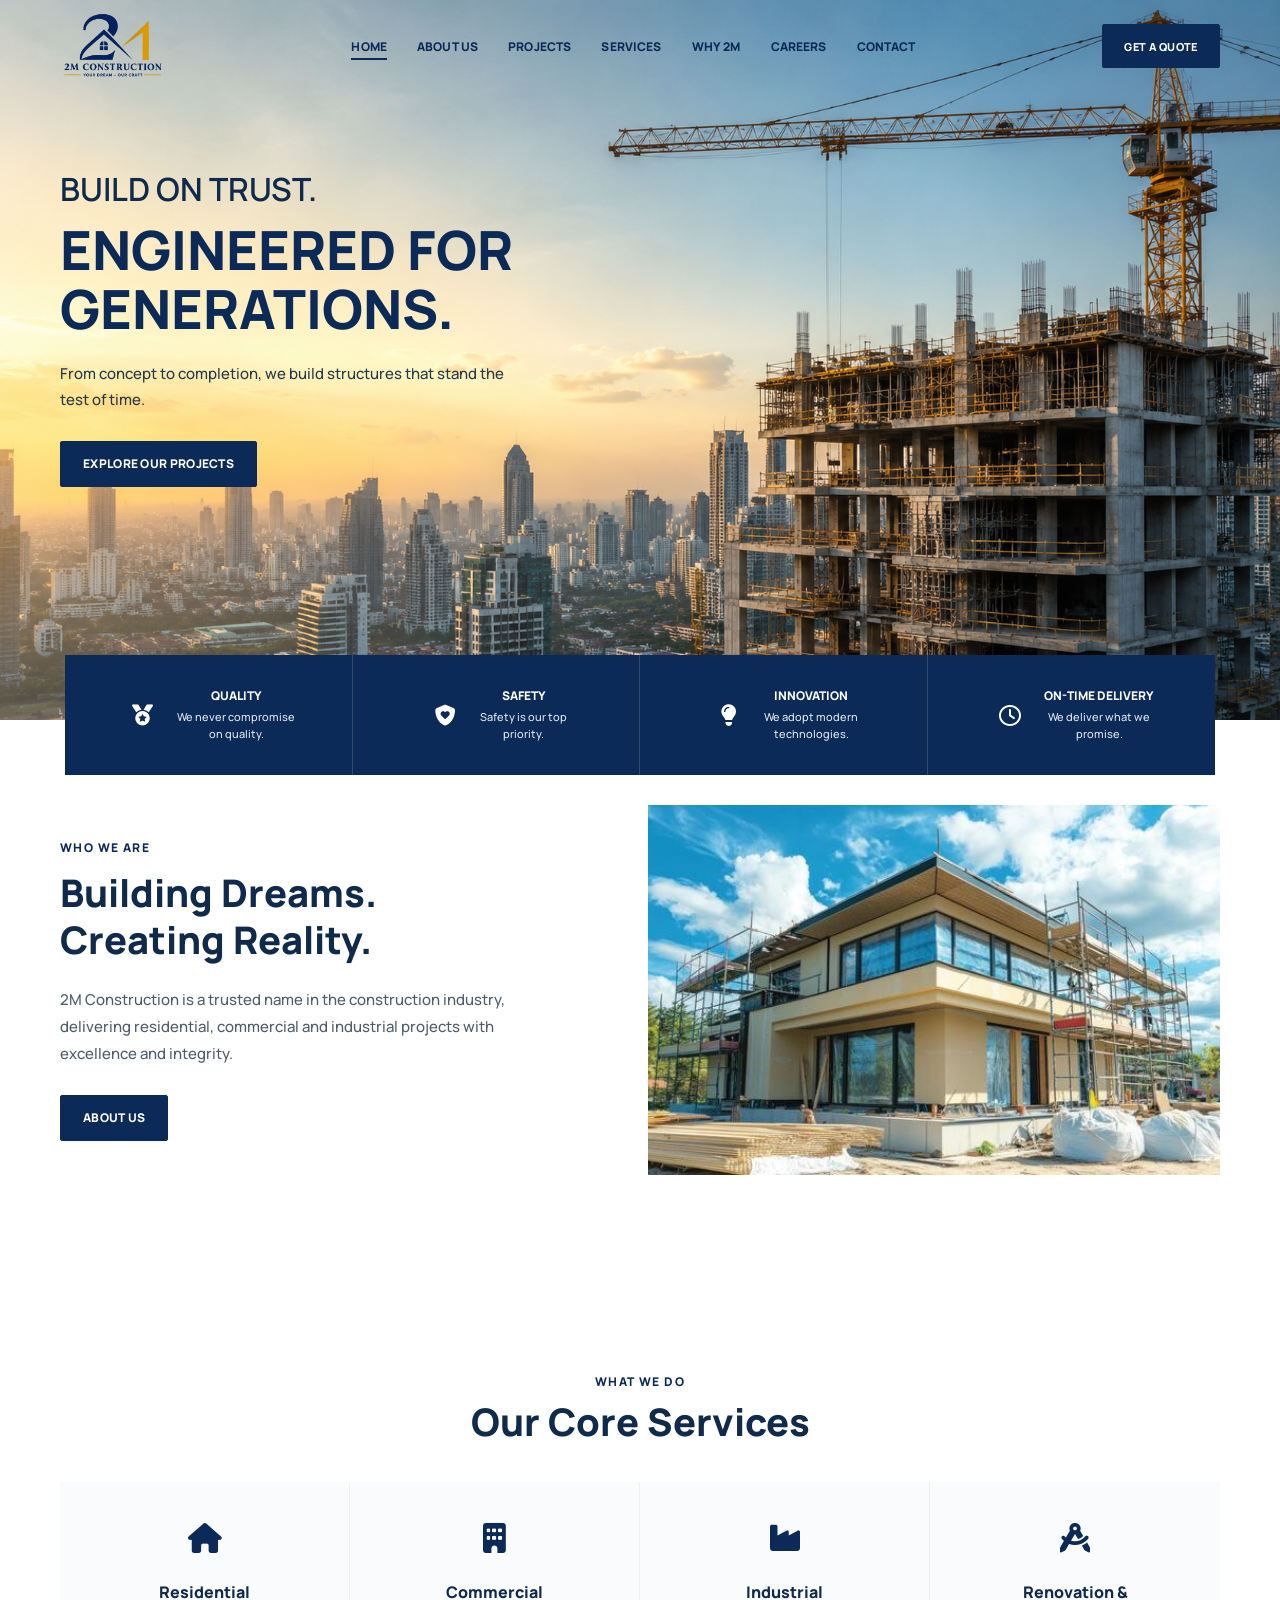
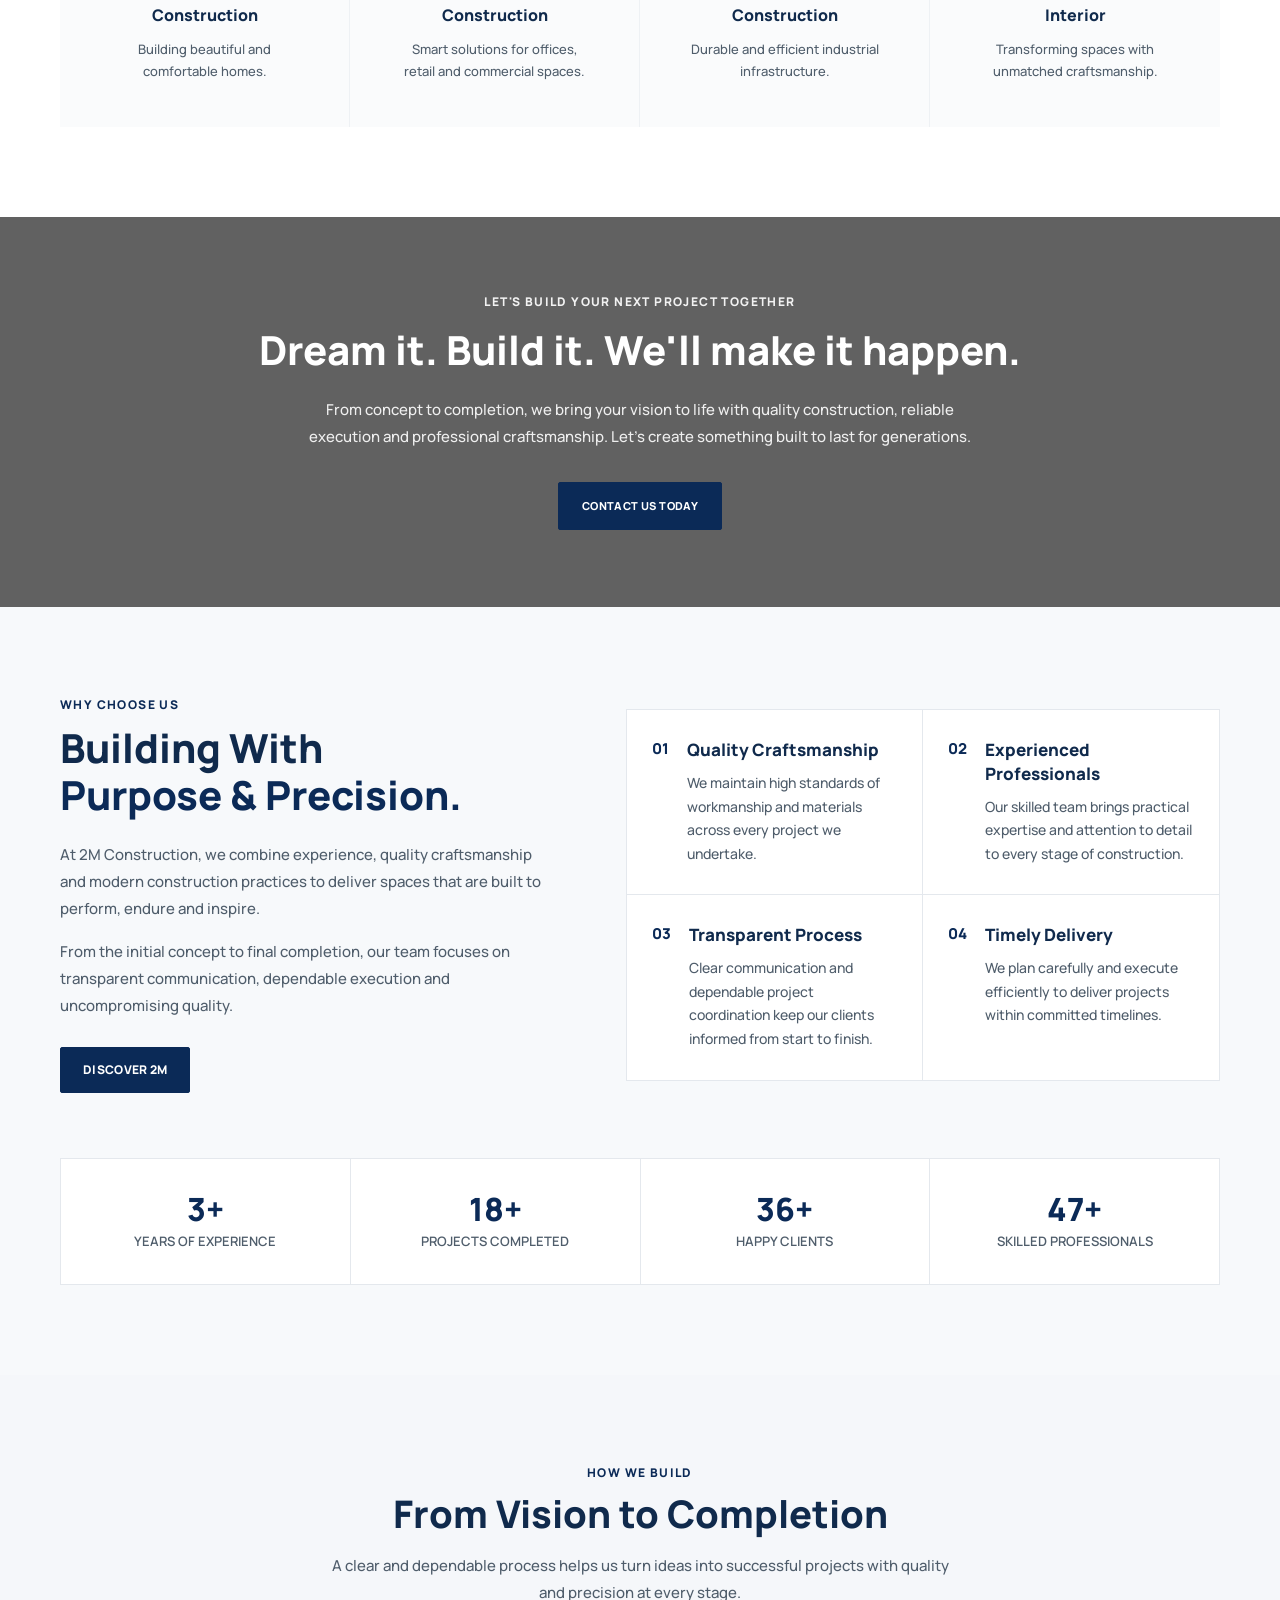
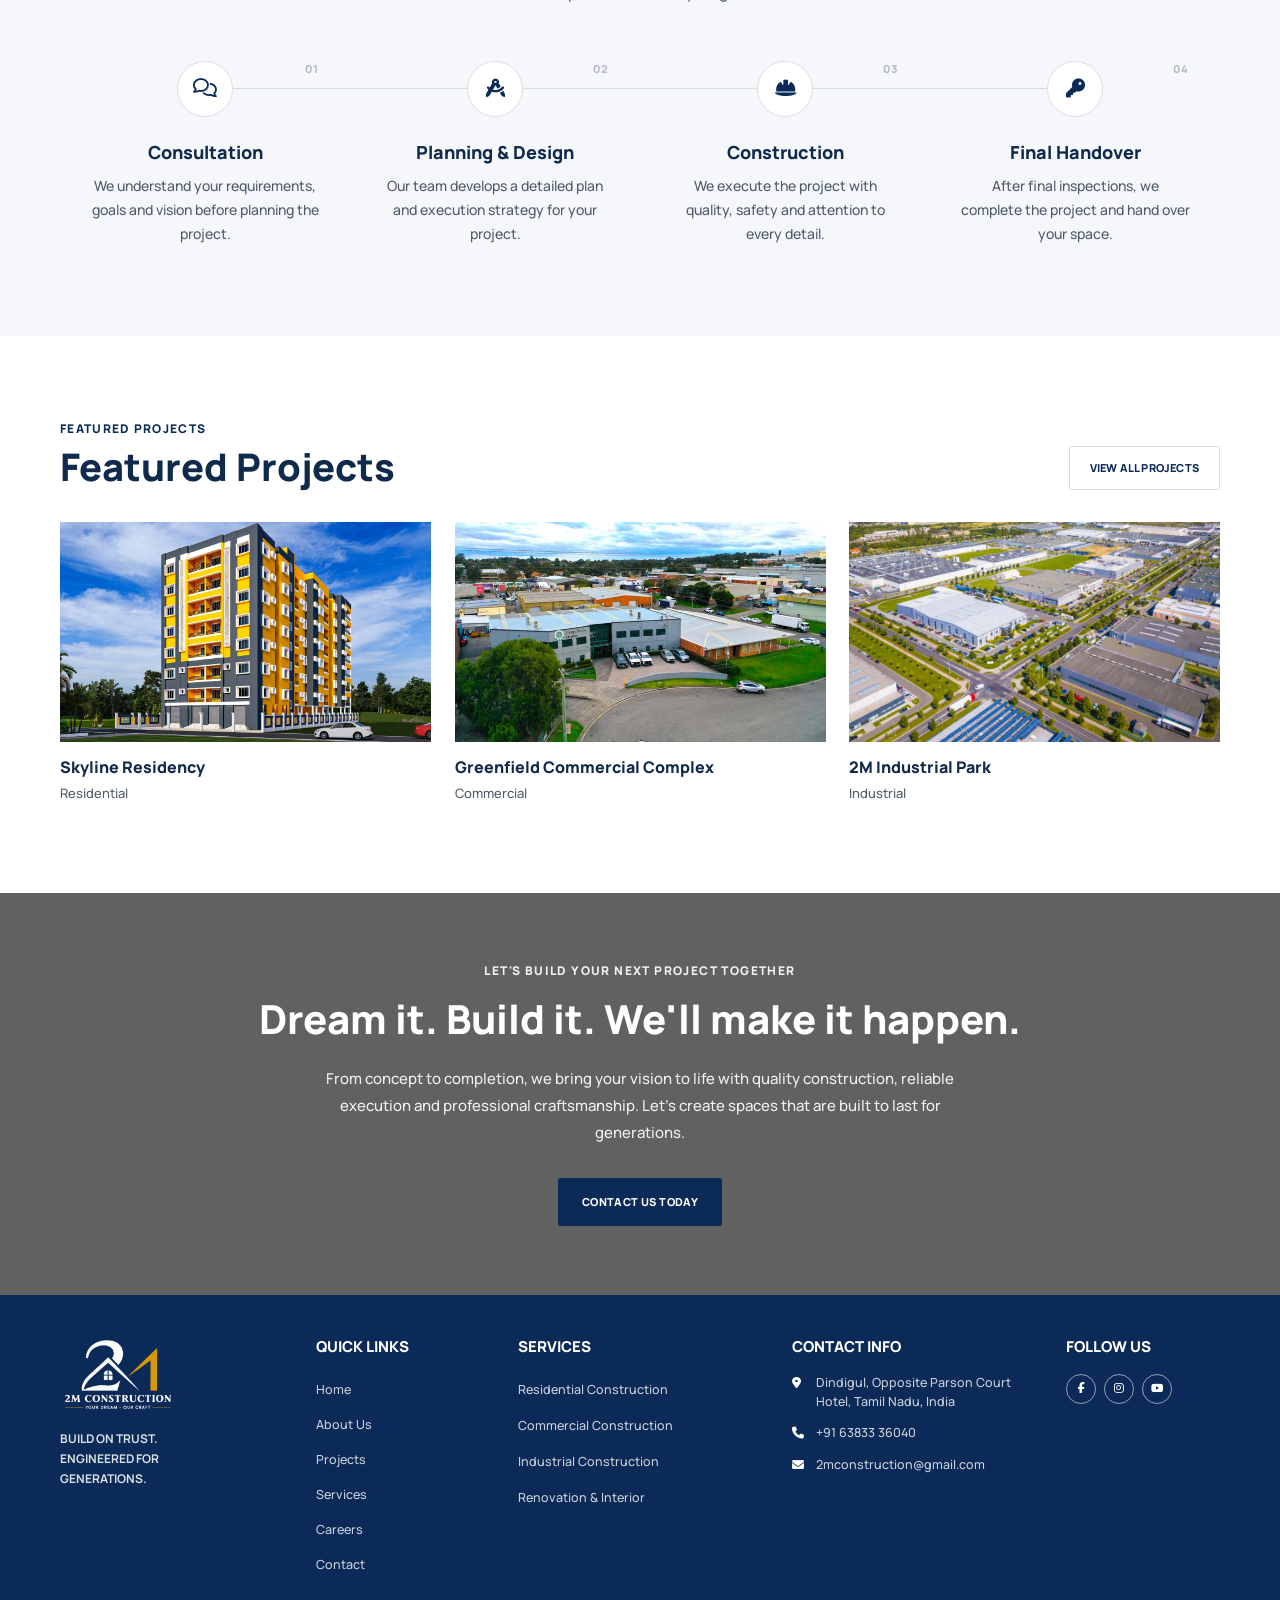
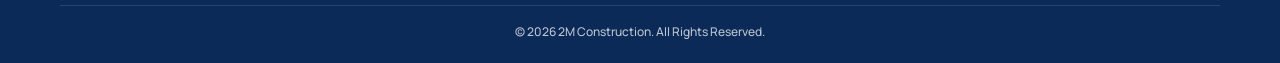
<file: index.html>
<!DOCTYPE html>
<html lang="en">

<head>
    <meta charset="UTF-8">

    <meta name="viewport" content="width=device-width, initial-scale=1.0">

    <meta name="description" content="2M Construction - Building strong foundations for a better future.">

    <meta name="keywords"
        content="construction, residential construction, commercial construction, industrial construction">

    <meta name="author" content="2M Construction">

    <title>2M Construction</title>

    <!-- Google Font -->
    <link rel="preconnect" href="https://fonts.googleapis.com">
    <link rel="preconnect" href="https://fonts.gstatic.com" crossorigin>

    <link href="https://fonts.googleapis.com/css2?family=Manrope:wght@400;500;600;700;800&display=swap"
        rel="stylesheet">

    <link rel="icon" type="image/png" href="images/logo.png">

    <!-- Font Awesome -->
    <link rel="stylesheet" href="https://cdnjs.cloudflare.com/ajax/libs/font-awesome/6.7.2/css/all.min.css">

    <!-- Main CSS -->
    <link rel="stylesheet" href="css/style.css">

</head>

<body>

    <!-- =========================================================
     HOME HEADER
========================================================= -->

    <header class="site-header home-header" id="siteHeader">

        <div class="container header-container">

            <!-- Logo -->
            <a href="index.html" class="site-logo" aria-label="2M Construction Home">
                <img src="images/logo.png" alt="2M Construction Logo">
            </a>

            <!-- Desktop Navigation -->
            <nav class="main-navigation" aria-label="Main Navigation">

                <ul class="nav-menu">

                    <li>
                        <a href="index.html" class="active">Home</a>
                    </li>

                    <li>
                        <a href="about.html">About Us</a>
                    </li>

                    <li>
                        <a href="projects.html">Projects</a>
                    </li>

                    <li>
                        <a href="services.html">Services</a>
                    </li>

                    <li>
                        <a href="why-us.html">Why 2M</a>
                    </li>

                    <li>
                        <a href="careers.html">Careers</a>
                    </li>

                    <li>
                        <a href="contact.html">Contact</a>
                    </li>

                </ul>

            </nav>


            <!-- Header Actions -->
            <div class="header-actions">
                <a href="get-quote.html" class="header-quote-btn">
                    Get a Quote
                </a>

                <!-- Mobile Toggle -->
                <button class="menu-toggle" id="menuToggle" type="button" aria-label="Open navigation"
                    aria-expanded="false">
                    <span></span>
                    <span></span>
                    <span></span>
                </button>
            </div>

        </div>

    </header>

    <!-- =========================================================
     HOME HERO
========================================================= -->

    <section class="home-hero">

        <!-- Background Image -->
        <div class="hero-background">
            <img src="images/hero-construction.jpg" alt="Modern construction project" class="hero-bg-image">
        </div>

        <!-- Dark overlay -->
        <div class="hero-overlay"></div>


        <div class="container hero-container">

            <!-- Hero Content -->
            <div class="hero-content">

                <span class="hero-eyebrow">
                    Build on Trust.
                </span>

                <h1>
                    Engineered for<br>
                    Generations.
                </h1>

                <p>
                    From concept to completion, we build
                    structures that stand the test of time.
                </p>

                <a href="projects.html" class="btn btn-primary hero-btn">
                    Explore Our Projects
                </a>

            </div>

        </div>


        <!-- =====================================================
         TRUST FEATURES
    ====================================================== -->

        <div class="hero-features">

            <div class="container hero-features-container">

                <!-- Feature 1 -->
                <div class="hero-feature">

                    <div class="hero-feature-icon">
                        <i class="fa-solid fa-medal"></i>
                    </div>

                    <div class="hero-feature-content">

                        <h4>Quality</h4>

                        <p>
                            We never compromise<br>
                            on quality.
                        </p>

                    </div>

                </div>


                <!-- Feature 2 -->
                <div class="hero-feature">

                    <div class="hero-feature-icon">
                        <i class="fa-solid fa-shield-heart"></i>
                    </div>

                    <div class="hero-feature-content">

                        <h4>Safety</h4>

                        <p>
                            Safety is our top<br>
                            priority.
                        </p>

                    </div>

                </div>


                <!-- Feature 3 -->
                <div class="hero-feature">

                    <div class="hero-feature-icon">
                        <i class="fa-solid fa-lightbulb"></i>
                    </div>

                    <div class="hero-feature-content">

                        <h4>Innovation</h4>

                        <p>
                            We adopt modern<br>
                            technologies.
                        </p>

                    </div>

                </div>


                <!-- Feature 4 -->
                <div class="hero-feature">

                    <div class="hero-feature-icon">
                        <i class="fa-regular fa-clock"></i>
                    </div>

                    <div class="hero-feature-content">

                        <h4>On-Time Delivery</h4>

                        <p>
                            We deliver what we<br>
                            promise.
                        </p>

                    </div>

                </div>

            </div>

        </div>

    </section>

    <!-- =========================================================
     WHO WE ARE
========================================================= -->

    <section class="about-intro-section">

        <div class="container">

            <div class="about-intro-grid">

                <!-- Left Content -->
                <div class="about-intro-content">

                    <span class="about-intro-subtitle">
                        Who We Are
                    </span>

                    <h2>
                        Building Dreams.<br>
                        Creating Reality.
                    </h2>

                    <p>
                        2M Construction is a trusted name in the
                        construction industry, delivering residential,
                        commercial and industrial projects with
                        excellence and integrity.
                    </p>

                    <a href="about.html" class="btn btn-primary">
                        About Us
                    </a>

                </div>


                <!-- Right Image -->
                <div class="about-intro-image">

                    <img src="images/about-home.jpg" alt="Modern residential construction">

                </div>

            </div>

        </div>

    </section>

    <!-- =========================================================
     CORE SERVICES
========================================================= -->

    <section class="core-services-section">

        <div class="container">

            <!-- Section Heading -->
            <div class="section-heading text-center">

                <span class="subtitle">
                    What We Do
                </span>

                <h2>
                    Our Core Services
                </h2>

            </div>


            <!-- Services Grid -->
            <div class="services-grid">


                <!-- Residential -->
                <div class="service-card">

                    <div class="service-icon">
                        <i class="fa-solid fa-house"></i>
                    </div>

                    <h3>
                        Residential<br>
                        Construction
                    </h3>

                    <p>
                        Building beautiful and
                        comfortable homes.
                    </p>

                </div>


                <!-- Commercial -->
                <div class="service-card">

                    <div class="service-icon">
                        <i class="fa-solid fa-building"></i>
                    </div>

                    <h3>
                        Commercial<br>
                        Construction
                    </h3>

                    <p>
                        Smart solutions for offices,
                        retail and commercial spaces.
                    </p>

                </div>


                <!-- Industrial -->
                <div class="service-card">

                    <div class="service-icon">
                        <i class="fa-solid fa-industry"></i>
                    </div>

                    <h3>
                        Industrial<br>
                        Construction
                    </h3>

                    <p>
                        Durable and efficient
                        industrial infrastructure.
                    </p>

                </div>


                <!-- Renovation -->
                <div class="service-card">

                    <div class="service-icon">
                        <i class="fa-solid fa-compass-drafting"></i>
                    </div>

                    <h3>
                        Renovation &<br>
                        Interior
                    </h3>

                    <p>
                        Transforming spaces with
                        unmatched craftsmanship.
                    </p>

                </div>

            </div>

        </div>

    </section>

    <!-- =========================================================
     PARALLAX CTA
========================================================= -->

    <section class="project-cta-section">

        <div class="project-cta-overlay"></div>

        <div class="container project-cta-container">

            <div class="project-cta-content">

                <span class="project-cta-subtitle">
                    Let's Build Your Next Project Together
                </span>

                <h2>
                    Dream it. Build it. We'll make it happen.
                </h2>

                <p>
                    From concept to completion, we bring your vision to life
                    with quality construction, reliable execution and
                    professional craftsmanship. Let's create something
                    built to last for generations.
                </p>

                <a href="contact.html" class="btn project-cta-btn">
                    Contact Us Today
                </a>

            </div>

        </div>

    </section>


    <!-- =========================================================
     WHY CHOOSE 2M
========================================================= -->

    <section class="why-2m-section">

        <div class="container">

            <div class="why-2m-grid">

                <!-- Left Content -->
                <div class="why-2m-content">

                    <span class="section-subtitle">
                        Why Choose Us
                    </span>

                    <h2>
                        Building With
                        <span>Purpose & Precision.</span>
                    </h2>

                    <p>
                        At 2M Construction, we combine experience,
                        quality craftsmanship and modern construction
                        practices to deliver spaces that are built to
                        perform, endure and inspire.
                    </p>

                    <p>
                        From the initial concept to final completion,
                        our team focuses on transparent communication,
                        dependable execution and uncompromising quality.
                    </p>

                    <a href="about.html" class="btn btn-primary">
                        Discover 2M
                    </a>

                </div>


                <!-- Right Strengths -->
                <div class="why-2m-strengths">

                    <!-- Strength 01 -->
                    <div class="strength-item">

                        <div class="strength-number">
                            01
                        </div>

                        <div class="strength-content">

                            <h3>
                                Quality Craftsmanship
                            </h3>

                            <p>
                                We maintain high standards of
                                workmanship and materials across
                                every project we undertake.
                            </p>

                        </div>

                    </div>


                    <!-- Strength 02 -->
                    <div class="strength-item">

                        <div class="strength-number">
                            02
                        </div>

                        <div class="strength-content">

                            <h3>
                                Experienced Professionals
                            </h3>

                            <p>
                                Our skilled team brings practical
                                expertise and attention to detail
                                to every stage of construction.
                            </p>

                        </div>

                    </div>


                    <!-- Strength 03 -->
                    <div class="strength-item">

                        <div class="strength-number">
                            03
                        </div>

                        <div class="strength-content">

                            <h3>
                                Transparent Process
                            </h3>

                            <p>
                                Clear communication and dependable
                                project coordination keep our clients
                                informed from start to finish.
                            </p>

                        </div>

                    </div>


                    <!-- Strength 04 -->
                    <div class="strength-item">

                        <div class="strength-number">
                            04
                        </div>

                        <div class="strength-content">

                            <h3>
                                Timely Delivery
                            </h3>

                            <p>
                                We plan carefully and execute
                                efficiently to deliver projects
                                within committed timelines.
                            </p>

                        </div>

                    </div>

                </div>

            </div>


            <!-- Statistics -->
            <div class="why-2m-stats">

                <div class="why-stat">
                    <strong>5+</strong>
                    <span>Years of Experience</span>
                </div>

                <div class="why-stat">
                    <strong>25+</strong>
                    <span>Projects Completed</span>
                </div>

                <div class="why-stat">
                    <strong>50+</strong>
                    <span>Happy Clients</span>
                </div>

                <div class="why-stat">
                    <strong>65+</strong>
                    <span>Skilled Professionals</span>
                </div>

            </div>

        </div>

    </section>

    <!-- =========================================================
     OUR PROCESS
========================================================= -->

    <section class="our-process-section">

        <div class="container">

            <!-- Section Heading -->
            <div class="our-process-heading">

                <span class="section-subtitle">
                    How We Build
                </span>

                <h2>
                    From Vision to Completion
                </h2>

                <p>
                    A clear and dependable process helps us turn ideas
                    into successful projects with quality and precision
                    at every stage.
                </p>

            </div>


            <!-- Process Timeline -->
            <div class="process-timeline">


                <!-- Process 01 -->
                <div class="process-item">

                    <div class="process-number">
                        01
                    </div>

                    <div class="process-icon">
                        <i class="fa-regular fa-comments"></i>
                    </div>

                    <div class="process-content">

                        <h3>
                            Consultation
                        </h3>

                        <p>
                            We understand your requirements, goals
                            and vision before planning the project.
                        </p>

                    </div>

                </div>


                <!-- Process 02 -->
                <div class="process-item">

                    <div class="process-number">
                        02
                    </div>

                    <div class="process-icon">
                        <i class="fa-solid fa-compass-drafting"></i>
                    </div>

                    <div class="process-content">

                        <h3>
                            Planning &amp; Design
                        </h3>

                        <p>
                            Our team develops a detailed plan and
                            execution strategy for your project.
                        </p>

                    </div>

                </div>


                <!-- Process 03 -->
                <div class="process-item">

                    <div class="process-number">
                        03
                    </div>

                    <div class="process-icon">
                        <i class="fa-solid fa-helmet-safety"></i>
                    </div>

                    <div class="process-content">

                        <h3>
                            Construction
                        </h3>

                        <p>
                            We execute the project with quality,
                            safety and attention to every detail.
                        </p>

                    </div>

                </div>


                <!-- Process 04 -->
                <div class="process-item">

                    <div class="process-number">
                        04
                    </div>

                    <div class="process-icon">
                        <i class="fa-solid fa-key"></i>
                    </div>

                    <div class="process-content">

                        <h3>
                            Final Handover
                        </h3>

                        <p>
                            After final inspections, we complete
                            the project and hand over your space.
                        </p>

                    </div>

                </div>

            </div>

        </div>

    </section>

    <!-- =========================================================
     FEATURED PROJECTS
========================================================= -->

    <section class="featured-projects-section">

        <div class="container">

            <!-- Section Header -->
            <div class="featured-projects-header">

                <div class="featured-projects-title">

                    <span class="section-subtitle">
                        Featured Projects
                    </span>

                    <h2>
                        Featured Projects
                    </h2>

                </div>

                <a href="projects.html" class="featured-projects-link">
                    View All Projects
                </a>

            </div>


            <!-- Projects Grid -->
            <div class="featured-projects-grid">


                <!-- Project 01 -->
                <article class="project-card">

                    <a href="project-details.html" class="project-image">
                        <img src="images/project-residential.jpg" alt="Skyline Residency">
                    </a>

                    <div class="project-card-content">

                        <h3>
                            Skyline Residency
                        </h3>

                        <span>
                            Residential
                        </span>

                    </div>

                </article>


                <!-- Project 02 -->
                <article class="project-card">

                    <a href="project-details.html" class="project-image">
                        <img src="images/project-commercial.jpg" alt="Greenfield Commercial Complex">
                    </a>

                    <div class="project-card-content">

                        <h3>
                            Greenfield Commercial Complex
                        </h3>

                        <span>
                            Commercial
                        </span>

                    </div>

                </article>


                <!-- Project 03 -->
                <article class="project-card">

                    <a href="project-details.html" class="project-image">
                        <img src="images/project-industrial.jpg" alt="2M Industrial Park">
                    </a>

                    <div class="project-card-content">

                        <h3>
                            2M Industrial Park
                        </h3>

                        <span>
                            Industrial
                        </span>

                    </div>

                </article>

            </div>

        </div>

    </section>


    <!-- =========================================================
     CTA / CONTACT SECTION
========================================================= -->

    <section class="project-cta-section home-cta">

        <div class="project-cta-overlay"></div>

        <div class="container">

            <div class="project-cta-content">

                <span class="project-cta-subtitle">
                    Let's Build Your Next Project Together
                </span>

                <h2>
                    Dream it. Build it. We'll make it happen.
                </h2>

                <p>
                    From concept to completion, we bring your vision to life
                    with quality construction, reliable execution and
                    professional craftsmanship. Let's create spaces that
                    are built to last for generations.
                </p>

                <a href="contact.html" class="btn project-cta-btn">
                    Contact Us Today
                </a>

            </div>

        </div>

    </section>

    <!-- =========================================================
     FOOTER
========================================================= -->

    <footer class="site-footer">

        <div class="container">

            <div class="footer-main">

                <!-- =================================================
                 BRAND
            ================================================== -->

                <div class="footer-brand">

                    <a href="index.html" class="footer-logo">
                        <img src="images/logo-white.png" alt="2M Construction">
                    </a>

                    <p>
                        BUILD ON TRUST.<br>
                        ENGINEERED FOR<br>
                        GENERATIONS.
                    </p>

                </div>


                <!-- =================================================
                 QUICK LINKS
            ================================================== -->

                <div class="footer-column">

                    <h3>
                        Quick Links
                    </h3>

                    <ul>

                        <li>
                            <a href="index.html">
                                Home
                            </a>
                        </li>

                        <li>
                            <a href="about.html">
                                About Us
                            </a>
                        </li>

                        <li>
                            <a href="projects.html">
                                Projects
                            </a>
                        </li>

                        <li>
                            <a href="services.html">
                                Services
                            </a>
                        </li>

                        <li>
                            <a href="careers.html">
                                Careers
                            </a>
                        </li>

                        <li>
                            <a href="contact.html">
                                Contact
                            </a>
                        </li>

                    </ul>

                </div>


                <!-- =================================================
                 SERVICES
            ================================================== -->

                <div class="footer-column footer-services">

                    <h3>
                        Services
                    </h3>

                    <ul>

                        <li>
                            <a href="services.html">
                                Residential Construction
                            </a>
                        </li>

                        <li>
                            <a href="services.html">
                                Commercial Construction
                            </a>
                        </li>

                        <li>
                            <a href="services.html">
                                Industrial Construction
                            </a>
                        </li>

                        <li>
                            <a href="services.html">
                                Renovation &amp; Interior
                            </a>
                        </li>

                    </ul>

                </div>


                <!-- =================================================
                 CONTACT INFO
            ================================================== -->

                <div class="footer-column footer-contact">

                    <h3>
                        Contact Info
                    </h3>

                    <ul>

                        <li>
                            <i class="fa-solid fa-location-dot"></i>

                            <span>
                                Dindigul,
                                Opposite Parson Court Hotel,
                                Tamil Nadu, India

                            </span>
                        </li>

                        <li>
                            <i class="fa-solid fa-phone"></i>

                            <a href="tel:+919876543210">
                                +91 63833 36040
                            </a>
                        </li>

                        <li>
                            <i class="fa-solid fa-envelope"></i>

                            <a href="mailto:2mconstruction@gmail.com">
                                2mconstruction@gmail.com
                            </a>
                        </li>

                    </ul>

                </div>


                <!-- =================================================
                 FOLLOW US
            ================================================== -->

                <div class="footer-column footer-follow">

                    <h3>
                        Follow Us
                    </h3>

                    <div class="footer-social-links">

                        <a href="#" aria-label="Facebook">
                            <i class="fa-brands fa-facebook-f"></i>
                        </a>

                        <a href="#" aria-label="Instagram">
                            <i class="fa-brands fa-instagram"></i>
                        </a>

                        <a href="#" aria-label="YouTube">
                            <i class="fa-brands fa-youtube"></i>
                        </a>

                    </div>

                </div>

            </div>


            <!-- =================================================
             COPYRIGHT
        ================================================== -->

            <div class="footer-bottom">

                <p>
                    © 2026 2M Construction. All Rights Reserved.
                </p>

            </div>

        </div>

    </footer>

    <script src="js/main.js"></script>

</body>

</html>
</file>
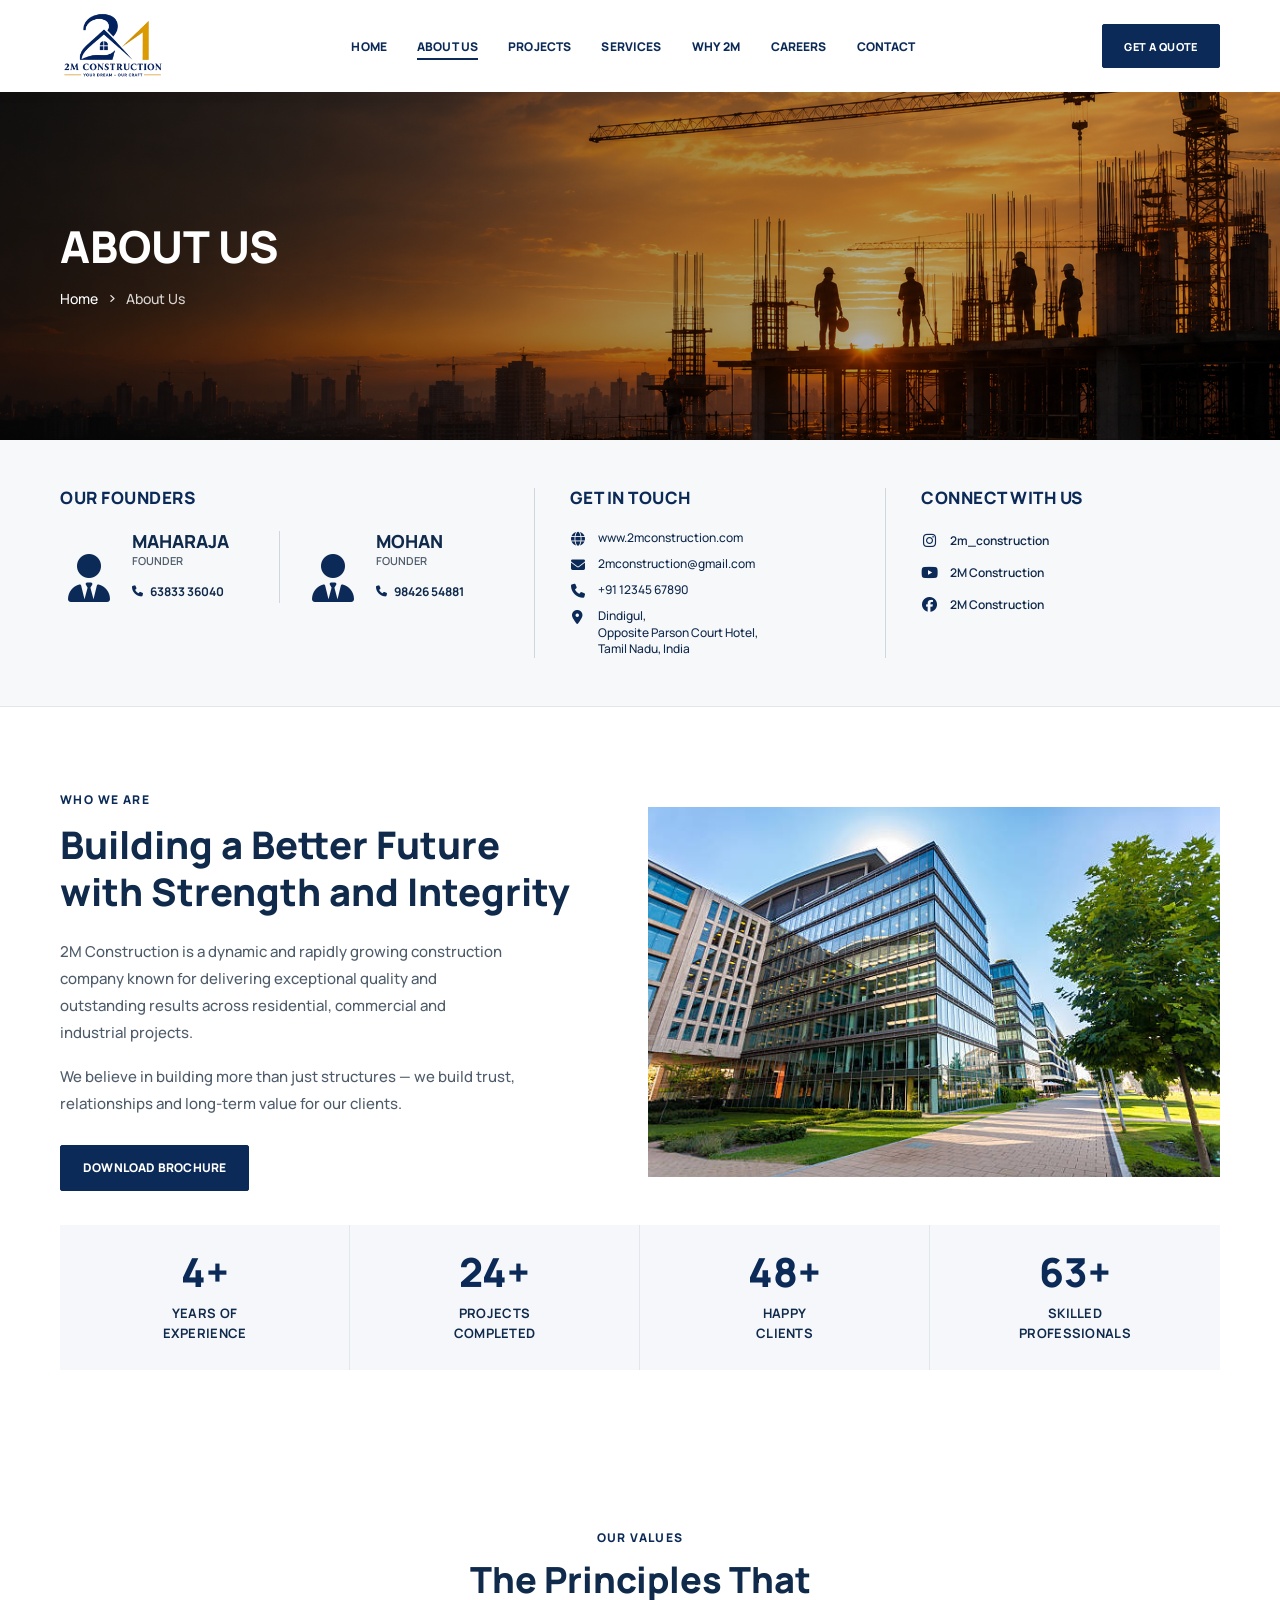
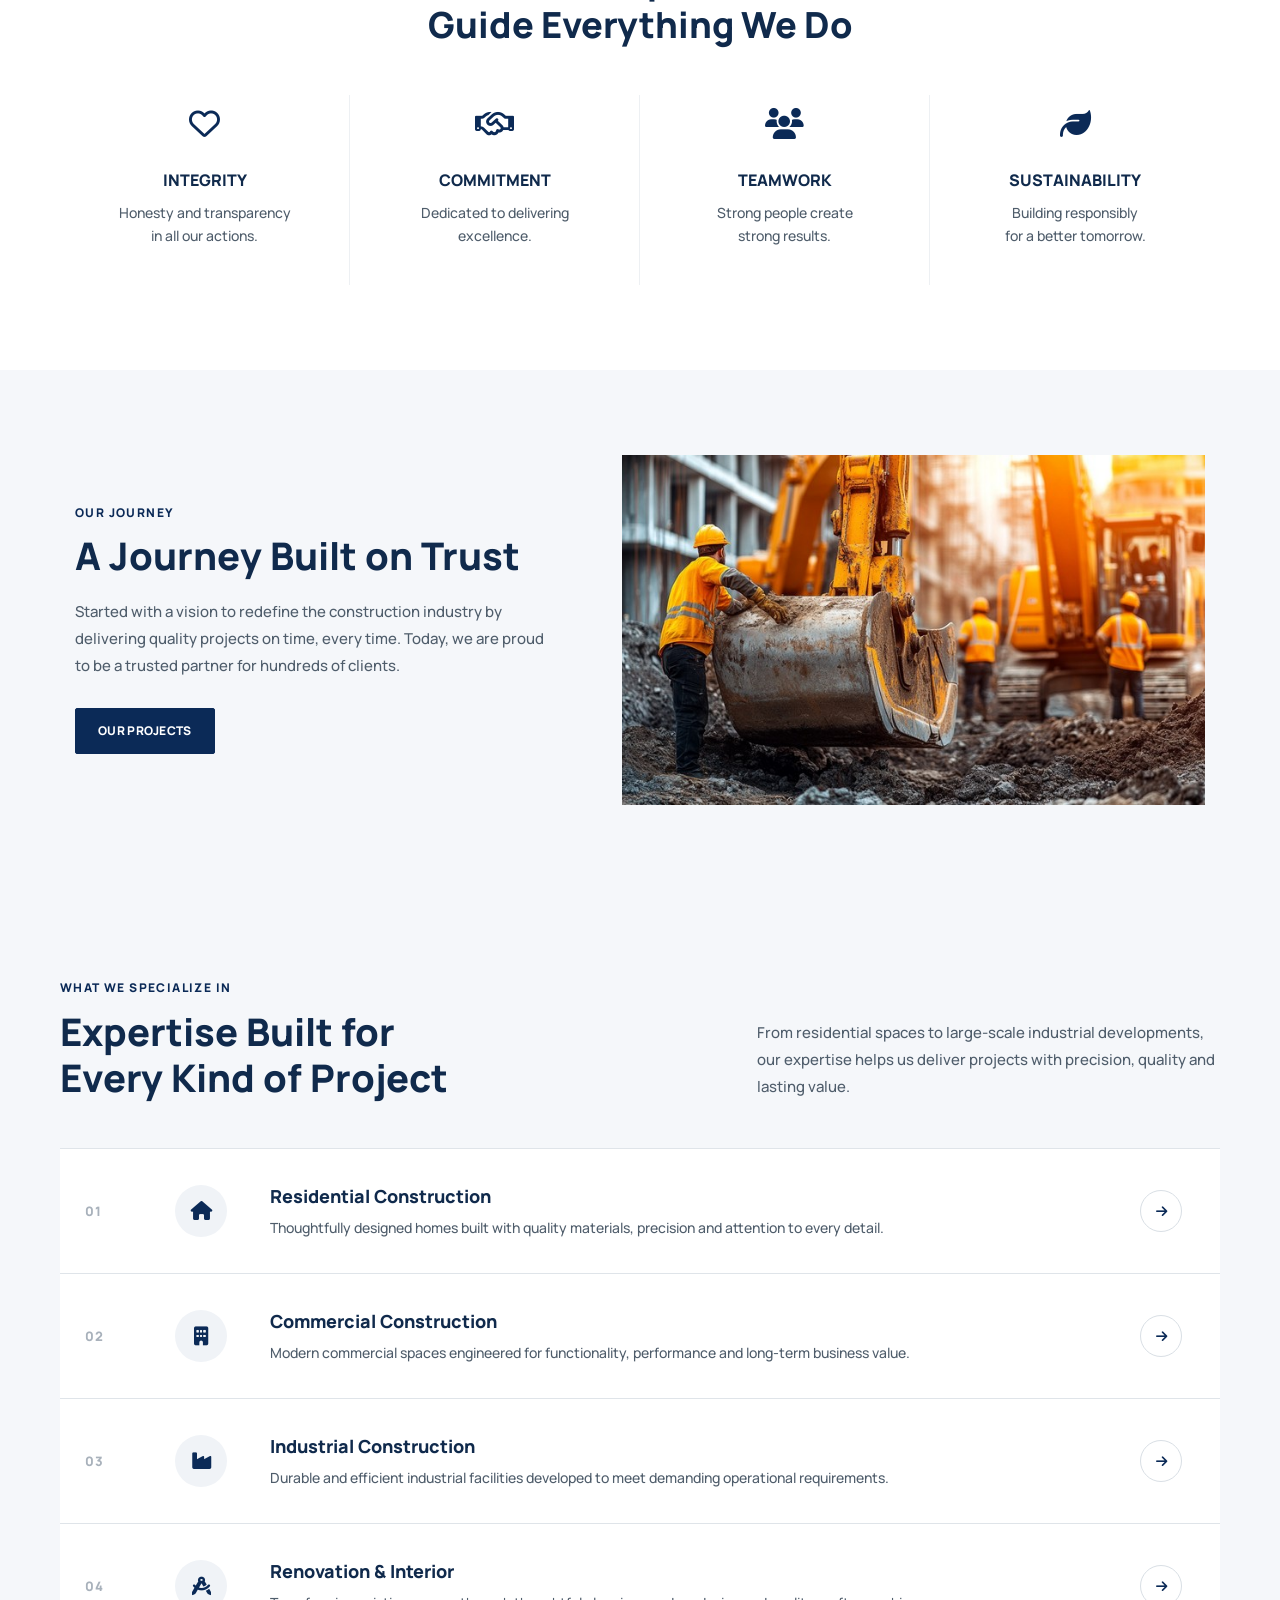
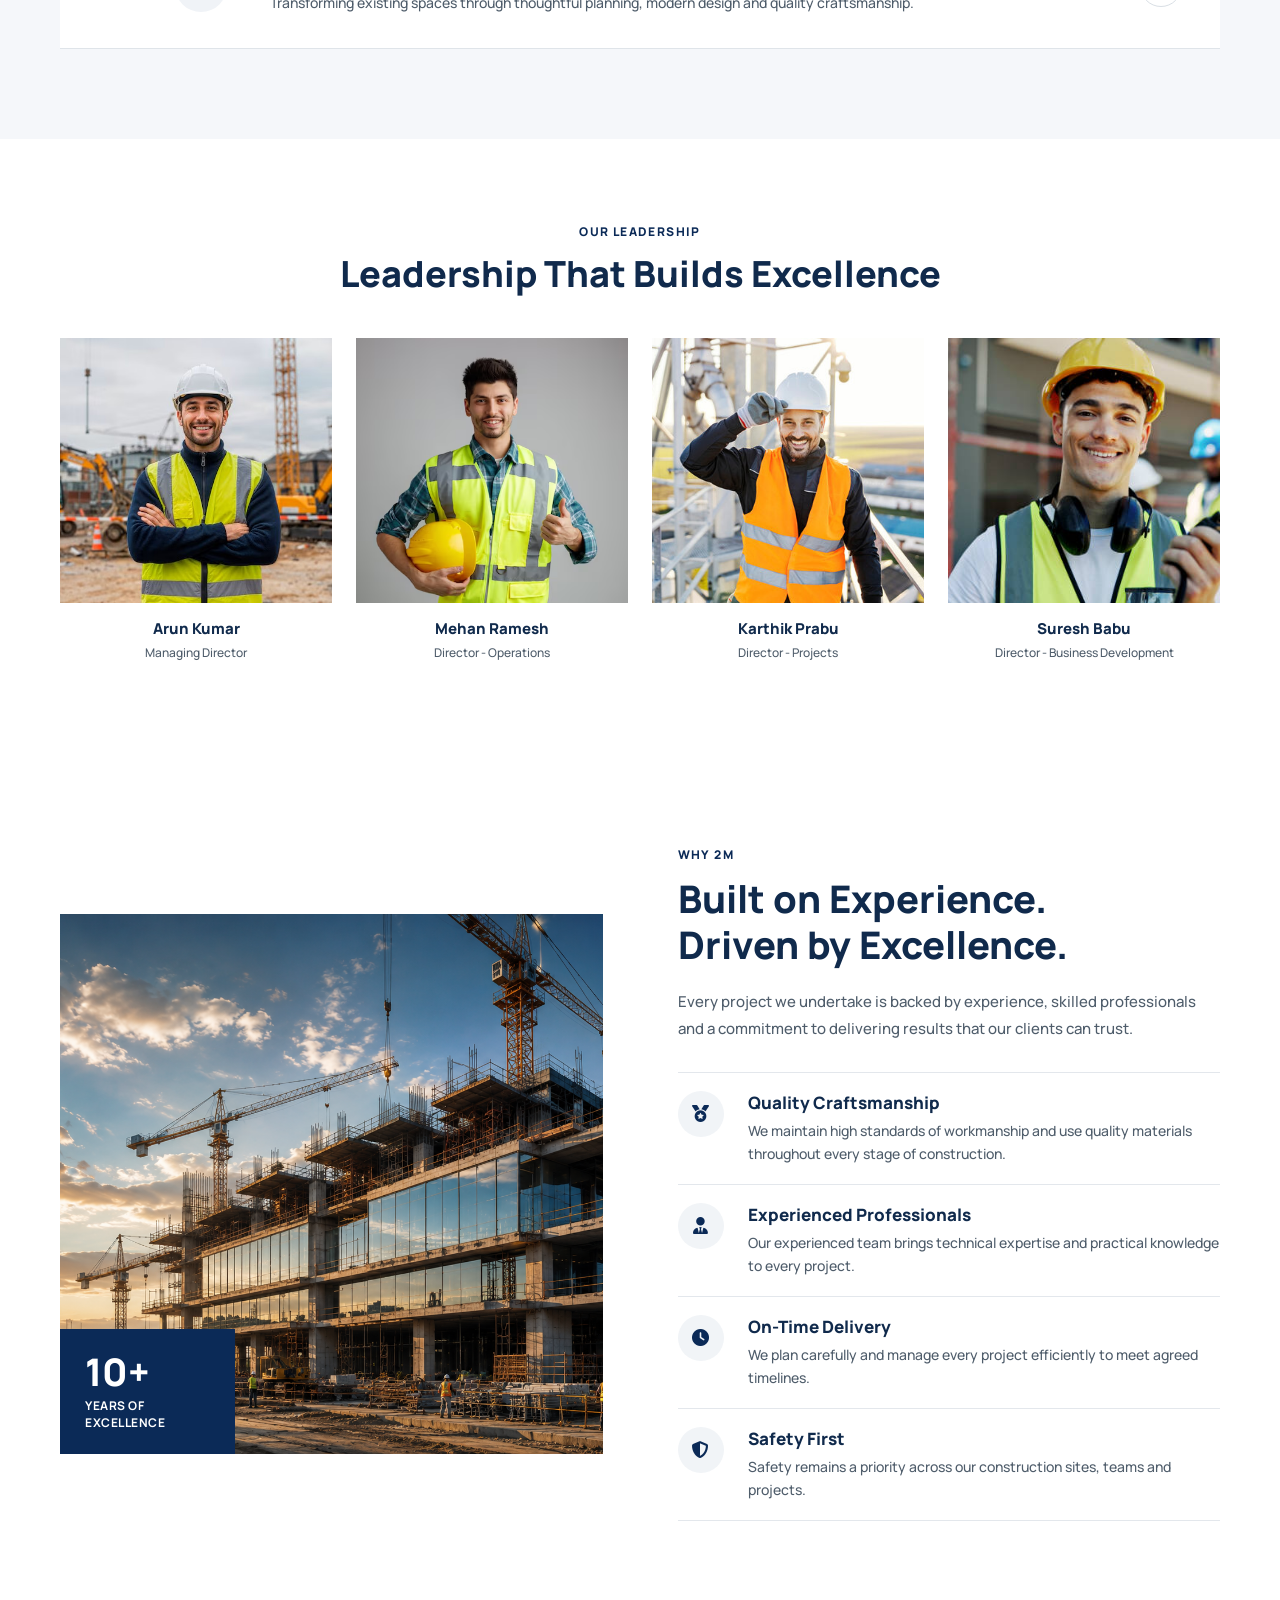
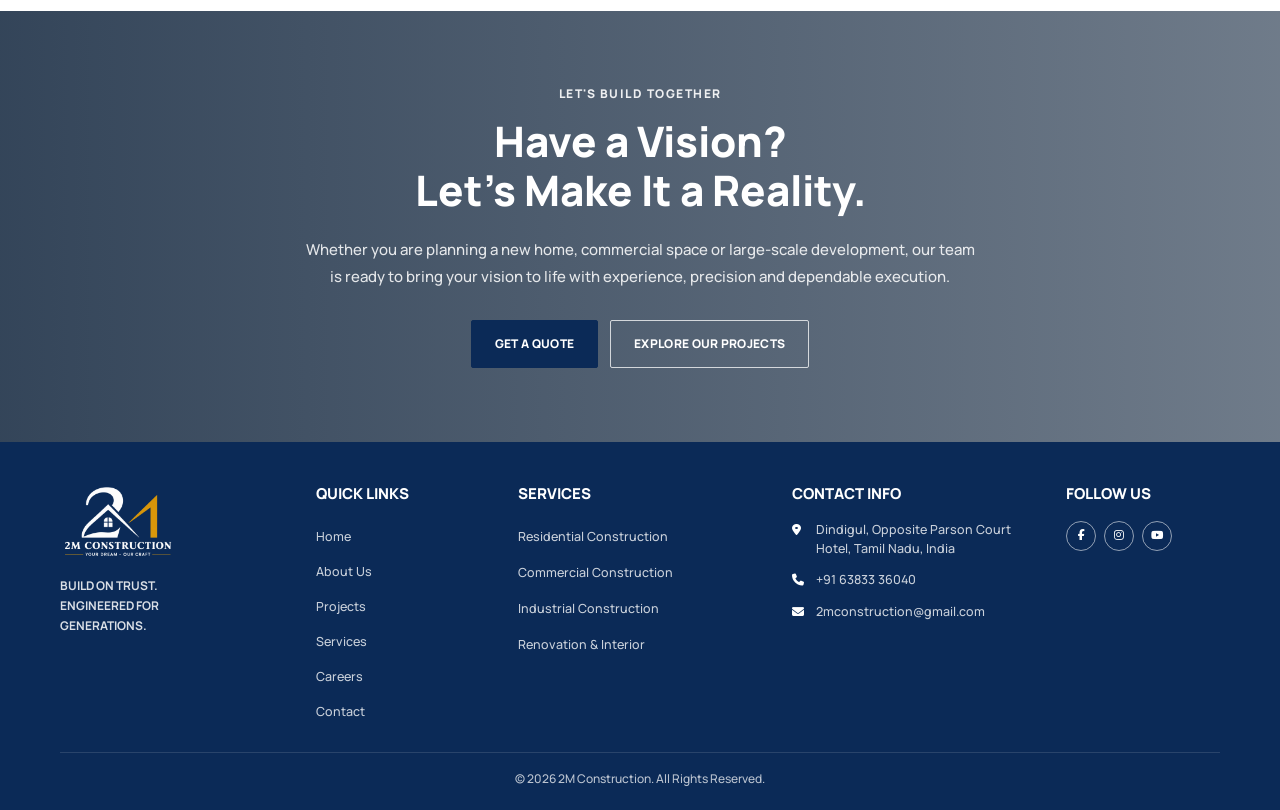
<file: about.html>
<!DOCTYPE html>
<html lang="en">

<head>
    <meta charset="UTF-8">

    <meta name="viewport" content="width=device-width, initial-scale=1.0">

    <meta name="description" content="2M Construction - Building strong foundations for a better future.">

    <meta name="keywords"
        content="construction, residential construction, commercial construction, industrial construction">

    <meta name="author" content="2M Construction">

    <title>2M Construction</title>

    <!-- Google Font -->
    <link rel="preconnect" href="https://fonts.googleapis.com">
    <link rel="preconnect" href="https://fonts.gstatic.com" crossorigin>

    <link href="https://fonts.googleapis.com/css2?family=Manrope:wght@400;500;600;700;800&display=swap"
        rel="stylesheet">

    <link rel="icon" type="image/png" href="images/logo.png">

    <!-- Font Awesome -->
    <link rel="stylesheet" href="https://cdnjs.cloudflare.com/ajax/libs/font-awesome/6.7.2/css/all.min.css">

    <!-- Main CSS -->
    <link rel="stylesheet" href="css/style.css">

</head>

<body>

    <!-- =========================================================
     HOME HEADER
========================================================= -->

    <header class="site-header inner-page-header" id="siteHeader">

        <div class="container header-container">

            <!-- Logo -->
            <a href="index.html" class="site-logo" aria-label="2M Construction Home">
                <img src="images/logo.png" alt="2M Construction Logo">
            </a>

            <!-- Desktop Navigation -->
            <nav class="main-navigation" aria-label="Main Navigation">

                <ul class="nav-menu">

                    <li>
                        <a href="index.html">Home</a>
                    </li>

                    <li>
                        <a href="about.html" class="active">About Us</a>
                    </li>

                    <li>
                        <a href="projects.html">Projects</a>
                    </li>

                    <li>
                        <a href="services.html">Services</a>
                    </li>

                    <li>
                        <a href="why-us.html">Why 2M</a>
                    </li>

                    <li>
                        <a href="careers.html">Careers</a>
                    </li>

                    <li>
                        <a href="contact.html">Contact</a>
                    </li>

                </ul>

            </nav>


            <!-- Header Actions -->
            <div class="header-actions">
                <a href="get-quote.html" class="header-quote-btn">
                    Get a Quote
                </a>

                <!-- Mobile Toggle -->
                <button class="menu-toggle" id="menuToggle" type="button" aria-label="Open navigation"
                    aria-expanded="false">
                    <span></span>
                    <span></span>
                    <span></span>
                </button>
            </div>

        </div>

    </header>

    <!-- =========================================================
     INNER PAGE HERO
========================================================= -->

    <section class="inner-page-hero about-hero">

        <div class="inner-page-hero-overlay"></div>

        <div class="container">

            <div class="inner-page-hero-content">

                <h1>
                    About Us
                </h1>

                <div class="breadcrumb">

                    <a href="index.html">
                        Home
                    </a>

                    <span>
                        <i class="fa-solid fa-angle-right"></i>
                    </span>

                    <span class="current-page">
                        About Us
                    </span>

                </div>

            </div>

        </div>

    </section>

    <!-- =========================================================
     FOUNDERS & COMPANY CONTACT
========================================================= -->

    <section class="founders-contact-section">

        <div class="container">

            <div class="founders-contact-grid">

                <!-- =================================================
                 FOUNDERS
            ================================================== -->

                <div class="founders-block">

                    <div class="founders-heading">
                        <h2>Our Founders</h2>
                    </div>

                    <div class="founders-list">

                        <!-- Founder 01 -->
                        <div class="founder-item">

                            <div class="founder-image">
                                <i class="fa-solid fa-user-tie"></i>
                            </div>

                            <div class="founder-info">

                                <h3>Maharaja</h3>

                                <span>Founder</span>

                                <a href="tel:+916383336040">
                                    <i class="fa-solid fa-phone"></i>
                                    63833 36040
                                </a>

                            </div>

                        </div>


                        <!-- Divider -->
                        <div class="founder-divider"></div>


                        <!-- Founder 02 -->
                        <div class="founder-item">

                            <div class="founder-image">
                                <i class="fa-solid fa-user-tie"></i>
                            </div>

                            <div class="founder-info">

                                <h3>Mohan</h3>

                                <span>Founder</span>

                                <a href="tel:+919842654881">
                                    <i class="fa-solid fa-phone"></i>
                                    98426 54881
                                </a>

                            </div>

                        </div>

                    </div>

                </div>


                <!-- =================================================
                 GET IN TOUCH
            ================================================== -->

                <div class="contact-info-block">

                    <div class="contact-heading">
                        <h2>Get in Touch</h2>
                    </div>

                    <div class="contact-info-list">

                        <a href="https://www.2mconstruction.com" target="_blank">
                            <i class="fa-solid fa-globe"></i>
                            <span>www.2mconstruction.com</span>
                        </a>

                        <a href="mailto:2mconstruction@gmail.com">
                            <i class="fa-solid fa-envelope"></i>
                            <span>2mconstruction@gmail.com</span>
                        </a>

                        <a href="tel:+919123456789">
                            <i class="fa-solid fa-phone"></i>
                            <span>+91 12345 67890</span>
                        </a>

                        <div class="contact-location">
                            <i class="fa-solid fa-location-dot"></i>

                            <span>
                                Dindigul,<br>
                                Opposite Parson Court Hotel,<br>
                                Tamil Nadu, India
                            </span>
                        </div>

                    </div>

                </div>


                <!-- =================================================
                 CONNECT WITH US
            ================================================== -->

                <div class="social-info-block">

                    <div class="contact-heading">
                        <h2>Connect With Us</h2>
                    </div>

                    <div class="social-info-list">

                        <a href="#" target="_blank">
                            <i class="fa-brands fa-instagram"></i>
                            <span>2m_construction</span>
                        </a>

                        <a href="#" target="_blank">
                            <i class="fa-brands fa-youtube"></i>
                            <span>2M Construction</span>
                        </a>

                        <a href="#" target="_blank">
                            <i class="fa-brands fa-facebook"></i>
                            <span>2M Construction</span>
                        </a>

                    </div>

                </div>

            </div>

        </div>

    </section>

    <!-- =========================================================
     ABOUT INTRODUCTION
========================================================= -->

    <section class="about-intro-section">

        <div class="container">

            <!-- Main About Content -->
            <div class="about-intro-grid">

                <!-- Left Content -->
                <div class="about-intro-content">

                    <span class="section-subtitle">
                        Who We Are
                    </span>

                    <h2>
                        Building a Better Future
                        with Strength and Integrity
                    </h2>

                    <p>
                        2M Construction is a dynamic and rapidly growing
                        construction company known for delivering exceptional
                        quality and outstanding results across residential,
                        commercial and industrial projects.
                    </p>

                    <p>
                        We believe in building more than just structures —
                        we build trust, relationships and long-term value
                        for our clients.
                    </p>

                    <a href="assets/2m-company-brochure.pdf" class="btn about-brochure-btn" target="_blank">

                        Download Brochure

                    </a>

                </div>


                <!-- Right Image -->
                <div class="about-intro-image">

                    <img src="images/about-company.jpg" alt="Modern commercial construction">

                </div>

            </div>


            <!-- =================================================
             COMPANY STATISTICS
        ================================================== -->

            <div class="about-statistics">

                <!-- Stat 01 -->
                <div class="about-stat">

                    <strong>
                        5+
                    </strong>

                    <span>
                        Years of<br>
                        Experience
                    </span>

                </div>


                <!-- Stat 02 -->
                <div class="about-stat">

                    <strong>
                        25+
                    </strong>

                    <span>
                        Projects<br>
                        Completed
                    </span>

                </div>


                <!-- Stat 03 -->
                <div class="about-stat">

                    <strong>
                        50+
                    </strong>

                    <span>
                        Happy<br>
                        Clients
                    </span>

                </div>


                <!-- Stat 04 -->
                <div class="about-stat">

                    <strong>
                        65+
                    </strong>

                    <span>
                        Skilled<br>
                        Professionals
                    </span>

                </div>

            </div>

        </div>

    </section>

    <!-- =========================================================
     OUR VALUES
========================================================= -->

    <section class="our-values-section">

        <div class="container">

            <!-- Section Heading -->
            <div class="our-values-heading">

                <span class="section-subtitle">
                    Our Values
                </span>

                <h2>
                    The Principles That<br>
                    Guide Everything We Do
                </h2>

            </div>


            <!-- Values Grid -->
            <div class="values-grid">


                <!-- Value 01 -->
                <div class="value-item">

                    <div class="value-icon">
                        <i class="fa-regular fa-heart"></i>
                    </div>

                    <h3>
                        Integrity
                    </h3>

                    <p>
                        Honesty and transparency
                        <br>
                        in all our actions.
                    </p>

                </div>


                <!-- Value 02 -->
                <div class="value-item">

                    <div class="value-icon">
                        <i class="fa-regular fa-handshake"></i>
                    </div>

                    <h3>
                        Commitment
                    </h3>

                    <p>
                        Dedicated to delivering
                        <br>
                        excellence.
                    </p>

                </div>


                <!-- Value 03 -->
                <div class="value-item">

                    <div class="value-icon">
                        <i class="fa-solid fa-users"></i>
                    </div>

                    <h3>
                        Teamwork
                    </h3>

                    <p>
                        Strong people create
                        <br>
                        strong results.
                    </p>

                </div>


                <!-- Value 04 -->
                <div class="value-item">

                    <div class="value-icon">
                        <i class="fa-solid fa-leaf"></i>
                    </div>

                    <h3>
                        Sustainability
                    </h3>

                    <p>
                        Building responsibly
                        <br>
                        for a better tomorrow.
                    </p>

                </div>

            </div>

        </div>

    </section>


    <!-- =========================================================
     OUR JOURNEY
========================================================= -->

    <section class="our-journey-section">

        <div class="container">

            <div class="our-journey-grid">

                <!-- Left Content -->
                <div class="our-journey-content">

                    <span class="section-subtitle">
                        Our Journey
                    </span>

                    <h2>
                        A Journey Built on Trust
                    </h2>

                    <p>
                        Started with a vision to redefine the construction
                        industry by delivering quality projects on time,
                        every time. Today, we are proud to be a trusted
                        partner for hundreds of clients.
                    </p>

                    <a href="projects.html" class="btn journey-btn">
                        Our Projects
                    </a>

                </div>


                <!-- Right Image -->
                <div class="our-journey-image">

                    <img src="images/our-journey.jpg" alt="Construction workers at a project site">

                </div>

            </div>

        </div>

    </section>


    <!-- =========================================================
     OUR CORE EXPERTISE
========================================================= -->

    <section class="core-expertise-section">

        <div class="container">

            <div class="core-expertise-heading">

                <div>
                    <span class="section-subtitle">
                        What We Specialize In
                    </span>

                    <h2>
                        Expertise Built for<br>
                        Every Kind of Project
                    </h2>
                </div>

                <p>
                    From residential spaces to large-scale industrial
                    developments, our expertise helps us deliver projects
                    with precision, quality and lasting value.
                </p>

            </div>


            <div class="expertise-list">

                <!-- Expertise 01 -->
                <div class="expertise-item">

                    <span class="expertise-number">
                        01
                    </span>

                    <div class="expertise-icon">
                        <i class="fa-solid fa-house"></i>
                    </div>

                    <div class="expertise-content">

                        <h3>
                            Residential Construction
                        </h3>

                        <p>
                            Thoughtfully designed homes built with
                            quality materials, precision and attention
                            to every detail.
                        </p>

                    </div>

                    <a href="services.html" class="expertise-arrow">
                        <i class="fa-solid fa-arrow-right"></i>
                    </a>

                </div>


                <!-- Expertise 02 -->
                <div class="expertise-item">

                    <span class="expertise-number">
                        02
                    </span>

                    <div class="expertise-icon">
                        <i class="fa-solid fa-building"></i>
                    </div>

                    <div class="expertise-content">

                        <h3>
                            Commercial Construction
                        </h3>

                        <p>
                            Modern commercial spaces engineered for
                            functionality, performance and long-term
                            business value.
                        </p>

                    </div>

                    <a href="services.html" class="expertise-arrow">
                        <i class="fa-solid fa-arrow-right"></i>
                    </a>

                </div>


                <!-- Expertise 03 -->
                <div class="expertise-item">

                    <span class="expertise-number">
                        03
                    </span>

                    <div class="expertise-icon">
                        <i class="fa-solid fa-industry"></i>
                    </div>

                    <div class="expertise-content">

                        <h3>
                            Industrial Construction
                        </h3>

                        <p>
                            Durable and efficient industrial facilities
                            developed to meet demanding operational
                            requirements.
                        </p>

                    </div>

                    <a href="services.html" class="expertise-arrow">
                        <i class="fa-solid fa-arrow-right"></i>
                    </a>

                </div>


                <!-- Expertise 04 -->
                <div class="expertise-item">

                    <span class="expertise-number">
                        04
                    </span>

                    <div class="expertise-icon">
                        <i class="fa-solid fa-compass-drafting"></i>
                    </div>

                    <div class="expertise-content">

                        <h3>
                            Renovation &amp; Interior
                        </h3>

                        <p>
                            Transforming existing spaces through
                            thoughtful planning, modern design and
                            quality craftsmanship.
                        </p>

                    </div>

                    <a href="services.html" class="expertise-arrow">
                        <i class="fa-solid fa-arrow-right"></i>
                    </a>

                </div>

            </div>

        </div>

    </section>

    <!-- =========================================================
     LEADERSHIP SECTION
========================================================= -->

    <section class="leadership-section">

        <div class="container">

            <!-- Section Heading -->
            <div class="leadership-heading">

                <span class="section-subtitle">
                    Our Leadership
                </span>

                <h2>
                    Leadership That Builds Excellence
                </h2>

            </div>


            <!-- Leadership Grid -->
            <div class="leadership-grid">


                <!-- =================================================
                 MEMBER 01
            ================================================== -->

                <div class="leader-card">

                    <div class="leader-image">

                        <img src="images/leader-1.jpg" alt="Arun Kumar - Managing Director">

                        <div class="leader-overlay">

                            <div class="leader-socials">

                                <a href="#" aria-label="LinkedIn">
                                    <i class="fa-brands fa-linkedin-in"></i>
                                </a>

                                <a href="#" aria-label="X">
                                    <i class="fa-brands fa-x-twitter"></i>
                                </a>

                            </div>

                        </div>

                    </div>

                    <div class="leader-info">

                        <h3>
                            Arun Kumar
                        </h3>

                        <p>
                            Managing Director
                        </p>

                    </div>

                </div>


                <!-- =================================================
                 MEMBER 02
            ================================================== -->

                <div class="leader-card">

                    <div class="leader-image">

                        <img src="images/leader-2.jpg" alt="Mehan Ramesh - Director Operations">

                        <div class="leader-overlay">

                            <div class="leader-socials">

                                <a href="#" aria-label="LinkedIn">
                                    <i class="fa-brands fa-linkedin-in"></i>
                                </a>

                                <a href="#" aria-label="X">
                                    <i class="fa-brands fa-x-twitter"></i>
                                </a>

                            </div>

                        </div>

                    </div>

                    <div class="leader-info">

                        <h3>
                            Mehan Ramesh
                        </h3>

                        <p>
                            Director - Operations
                        </p>

                    </div>

                </div>


                <!-- =================================================
                 MEMBER 03
            ================================================== -->

                <div class="leader-card">

                    <div class="leader-image">

                        <img src="images/leader-3.jpg" alt="Karthik Prabu - Director Projects">

                        <div class="leader-overlay">

                            <div class="leader-socials">

                                <a href="#" aria-label="LinkedIn">
                                    <i class="fa-brands fa-linkedin-in"></i>
                                </a>

                                <a href="#" aria-label="X">
                                    <i class="fa-brands fa-x-twitter"></i>
                                </a>

                            </div>

                        </div>

                    </div>

                    <div class="leader-info">

                        <h3>
                            Karthik Prabu
                        </h3>

                        <p>
                            Director - Projects
                        </p>

                    </div>

                </div>


                <!-- =================================================
                 MEMBER 04
            ================================================== -->

                <div class="leader-card">

                    <div class="leader-image">

                        <img src="images/leader-4.jpg" alt="Suresh Babu - Director Business Development">

                        <div class="leader-overlay">

                            <div class="leader-socials">

                                <a href="#" aria-label="LinkedIn">
                                    <i class="fa-brands fa-linkedin-in"></i>
                                </a>

                                <a href="#" aria-label="X">
                                    <i class="fa-brands fa-x-twitter"></i>
                                </a>

                            </div>

                        </div>

                    </div>

                    <div class="leader-info">

                        <h3>
                            Suresh Babu
                        </h3>

                        <p>
                            Director - Business Development
                        </p>

                    </div>

                </div>

            </div>

        </div>

    </section>


    <!-- =========================================================
     WHY CHOOSE 2M
========================================================= -->

    <section class="why-choose-section">

        <div class="container">

            <div class="why-choose-grid">

                <!-- Left Image -->
                <div class="why-choose-image">

                    <img src="images/why-choose-2m.jpg" alt="2M Construction project">

                    <div class="why-choose-experience">

                        <strong>
                            10+
                        </strong>

                        <span>
                            Years of<br>
                            Excellence
                        </span>

                    </div>

                </div>


                <!-- Right Content -->
                <div class="why-choose-content">

                    <span class="section-subtitle">
                        Why 2M
                    </span>

                    <h2>
                        Built on Experience.<br>
                        Driven by Excellence.
                    </h2>

                    <p class="why-choose-intro">
                        Every project we undertake is backed by experience,
                        skilled professionals and a commitment to delivering
                        results that our clients can trust.
                    </p>


                    <!-- Reason 01 -->
                    <div class="why-reason">

                        <div class="why-reason-icon">
                            <i class="fa-solid fa-medal"></i>
                        </div>

                        <div class="why-reason-content">

                            <h3>
                                Quality Craftsmanship
                            </h3>

                            <p>
                                We maintain high standards of workmanship
                                and use quality materials throughout every
                                stage of construction.
                            </p>

                        </div>

                    </div>


                    <!-- Reason 02 -->
                    <div class="why-reason">

                        <div class="why-reason-icon">
                            <i class="fa-solid fa-user-tie"></i>
                        </div>

                        <div class="why-reason-content">

                            <h3>
                                Experienced Professionals
                            </h3>

                            <p>
                                Our experienced team brings technical
                                expertise and practical knowledge to
                                every project.
                            </p>

                        </div>

                    </div>


                    <!-- Reason 03 -->
                    <div class="why-reason">

                        <div class="why-reason-icon">
                            <i class="fa-solid fa-clock"></i>
                        </div>

                        <div class="why-reason-content">

                            <h3>
                                On-Time Delivery
                            </h3>

                            <p>
                                We plan carefully and manage every project
                                efficiently to meet agreed timelines.
                            </p>

                        </div>

                    </div>


                    <!-- Reason 04 -->
                    <div class="why-reason">

                        <div class="why-reason-icon">
                            <i class="fa-solid fa-shield-halved"></i>
                        </div>

                        <div class="why-reason-content">

                            <h3>
                                Safety First
                            </h3>

                            <p>
                                Safety remains a priority across our
                                construction sites, teams and projects.
                            </p>

                        </div>

                    </div>

                </div>

            </div>

        </div>

    </section>

    <!-- =========================================================
     ABOUT PAGE FINAL CTA
========================================================= -->

    <section class="about-final-cta">

        <div class="about-final-cta-overlay"></div>

        <div class="container">

            <div class="about-final-cta-content">

                <span class="section-subtitle">
                    Let's Build Together
                </span>

                <h2>
                    Have a Vision?<br>
                    Let's Make It a Reality.
                </h2>

                <p>
                    Whether you are planning a new home, commercial space
                    or large-scale development, our team is ready to bring
                    your vision to life with experience, precision and
                    dependable execution.
                </p>

                <div class="about-final-cta-buttons">

                    <a href="contact.html" class="about-cta-primary">
                        Get a Quote
                    </a>

                    <a href="projects.html" class="about-cta-secondary">
                        Explore Our Projects
                    </a>

                </div>

            </div>

        </div>

    </section>


    <!-- =========================================================
     FOOTER
========================================================= -->

    <footer class="site-footer">

        <div class="container">

            <div class="footer-main">

                <!-- =================================================
                 BRAND
            ================================================== -->

                <div class="footer-brand">

                    <a href="index.html" class="footer-logo">
                        <img src="images/logo-white.png" alt="2M Construction">
                    </a>

                    <p>
                        BUILD ON TRUST.<br>
                        ENGINEERED FOR<br>
                        GENERATIONS.
                    </p>

                </div>


                <!-- =================================================
                 QUICK LINKS
            ================================================== -->

                <div class="footer-column">

                    <h3>
                        Quick Links
                    </h3>

                    <ul>

                        <li>
                            <a href="index.html">
                                Home
                            </a>
                        </li>

                        <li>
                            <a href="about.html">
                                About Us
                            </a>
                        </li>

                        <li>
                            <a href="projects.html">
                                Projects
                            </a>
                        </li>

                        <li>
                            <a href="services.html">
                                Services
                            </a>
                        </li>

                        <li>
                            <a href="careers.html">
                                Careers
                            </a>
                        </li>

                        <li>
                            <a href="contact.html">
                                Contact
                            </a>
                        </li>

                    </ul>

                </div>


                <!-- =================================================
                 SERVICES
            ================================================== -->

                <div class="footer-column footer-services">

                    <h3>
                        Services
                    </h3>

                    <ul>

                        <li>
                            <a href="services.html">
                                Residential Construction
                            </a>
                        </li>

                        <li>
                            <a href="services.html">
                                Commercial Construction
                            </a>
                        </li>

                        <li>
                            <a href="services.html">
                                Industrial Construction
                            </a>
                        </li>

                        <li>
                            <a href="services.html">
                                Renovation &amp; Interior
                            </a>
                        </li>

                    </ul>

                </div>


                <!-- =================================================
                 CONTACT INFO
            ================================================== -->

                <div class="footer-column footer-contact">

                    <h3>
                        Contact Info
                    </h3>

                    <ul>

                        <li>
                            <i class="fa-solid fa-location-dot"></i>

                            <span>
                                Dindigul,
                                Opposite Parson Court Hotel,
                                Tamil Nadu, India

                            </span>
                        </li>

                        <li>
                            <i class="fa-solid fa-phone"></i>

                            <a href="tel:+919876543210">
                                +91 63833 36040
                            </a>
                        </li>

                        <li>
                            <i class="fa-solid fa-envelope"></i>

                            <a href="mailto:2mconstruction@gmail.com">
                                2mconstruction@gmail.com
                            </a>
                        </li>

                    </ul>

                </div>


                <!-- =================================================
                 FOLLOW US
            ================================================== -->

                <div class="footer-column footer-follow">

                    <h3>
                        Follow Us
                    </h3>

                    <div class="footer-social-links">

                        <a href="#" aria-label="Facebook">
                            <i class="fa-brands fa-facebook-f"></i>
                        </a>

                        <a href="#" aria-label="Instagram">
                            <i class="fa-brands fa-instagram"></i>
                        </a>

                        <a href="#" aria-label="YouTube">
                            <i class="fa-brands fa-youtube"></i>
                        </a>

                    </div>

                </div>

            </div>


            <!-- =================================================
             COPYRIGHT
        ================================================== -->

            <div class="footer-bottom">

                <p>
                    © 2026 2M Construction. All Rights Reserved.
                </p>

            </div>

        </div>

    </footer>

    <script src="js/main.js"></script>

</body>

</html>
</file>
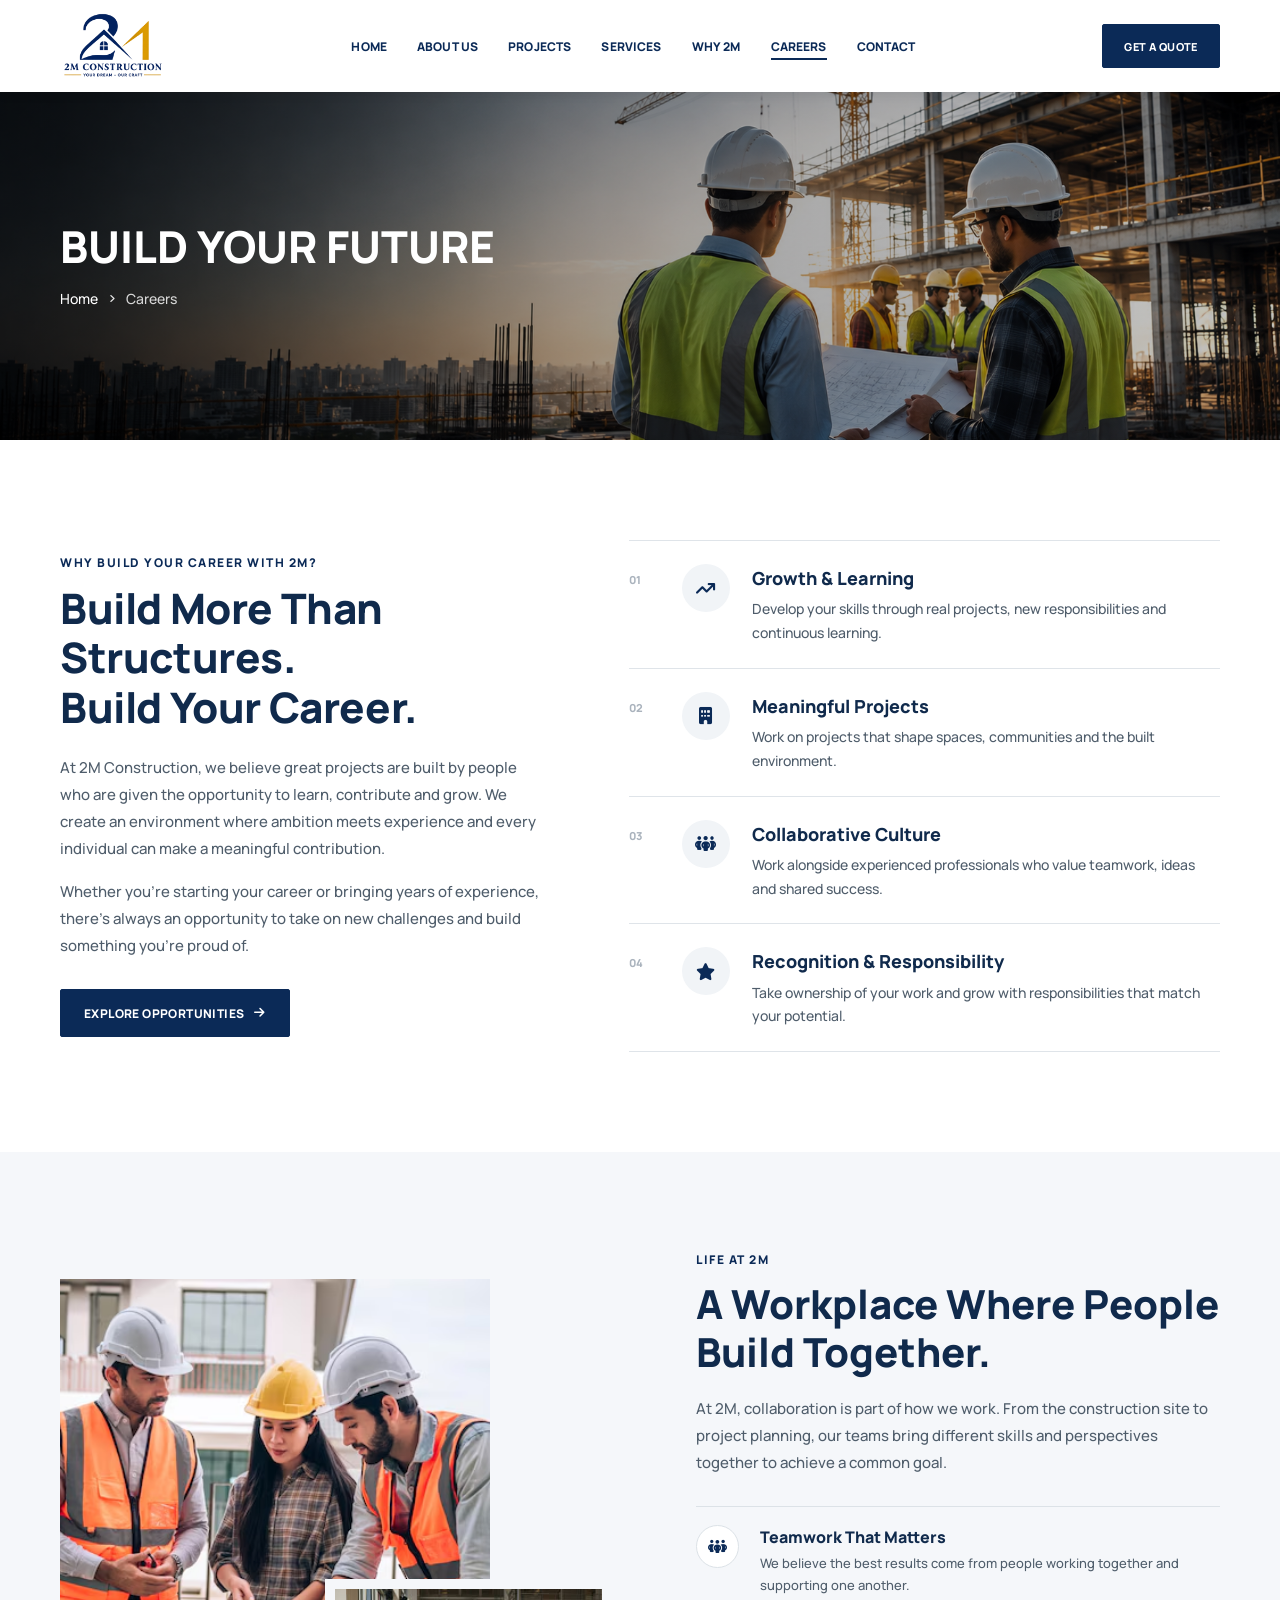
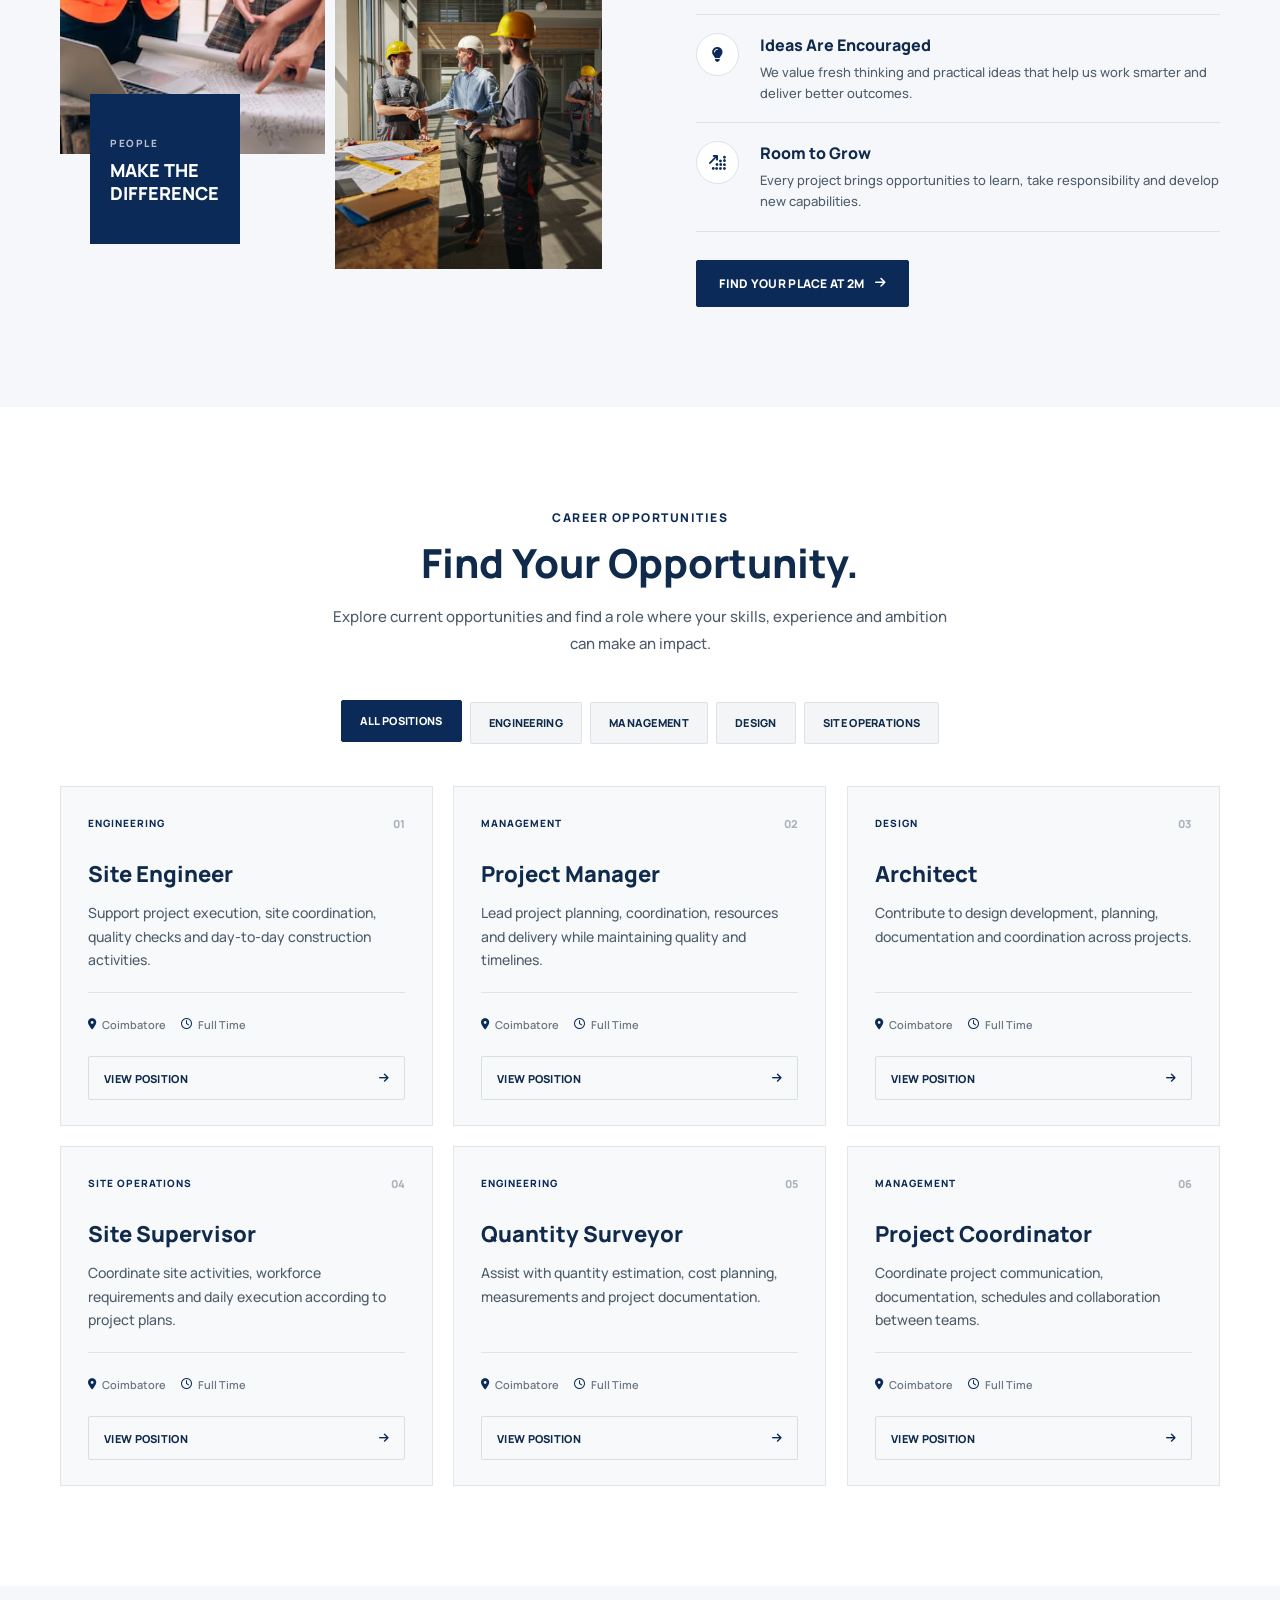
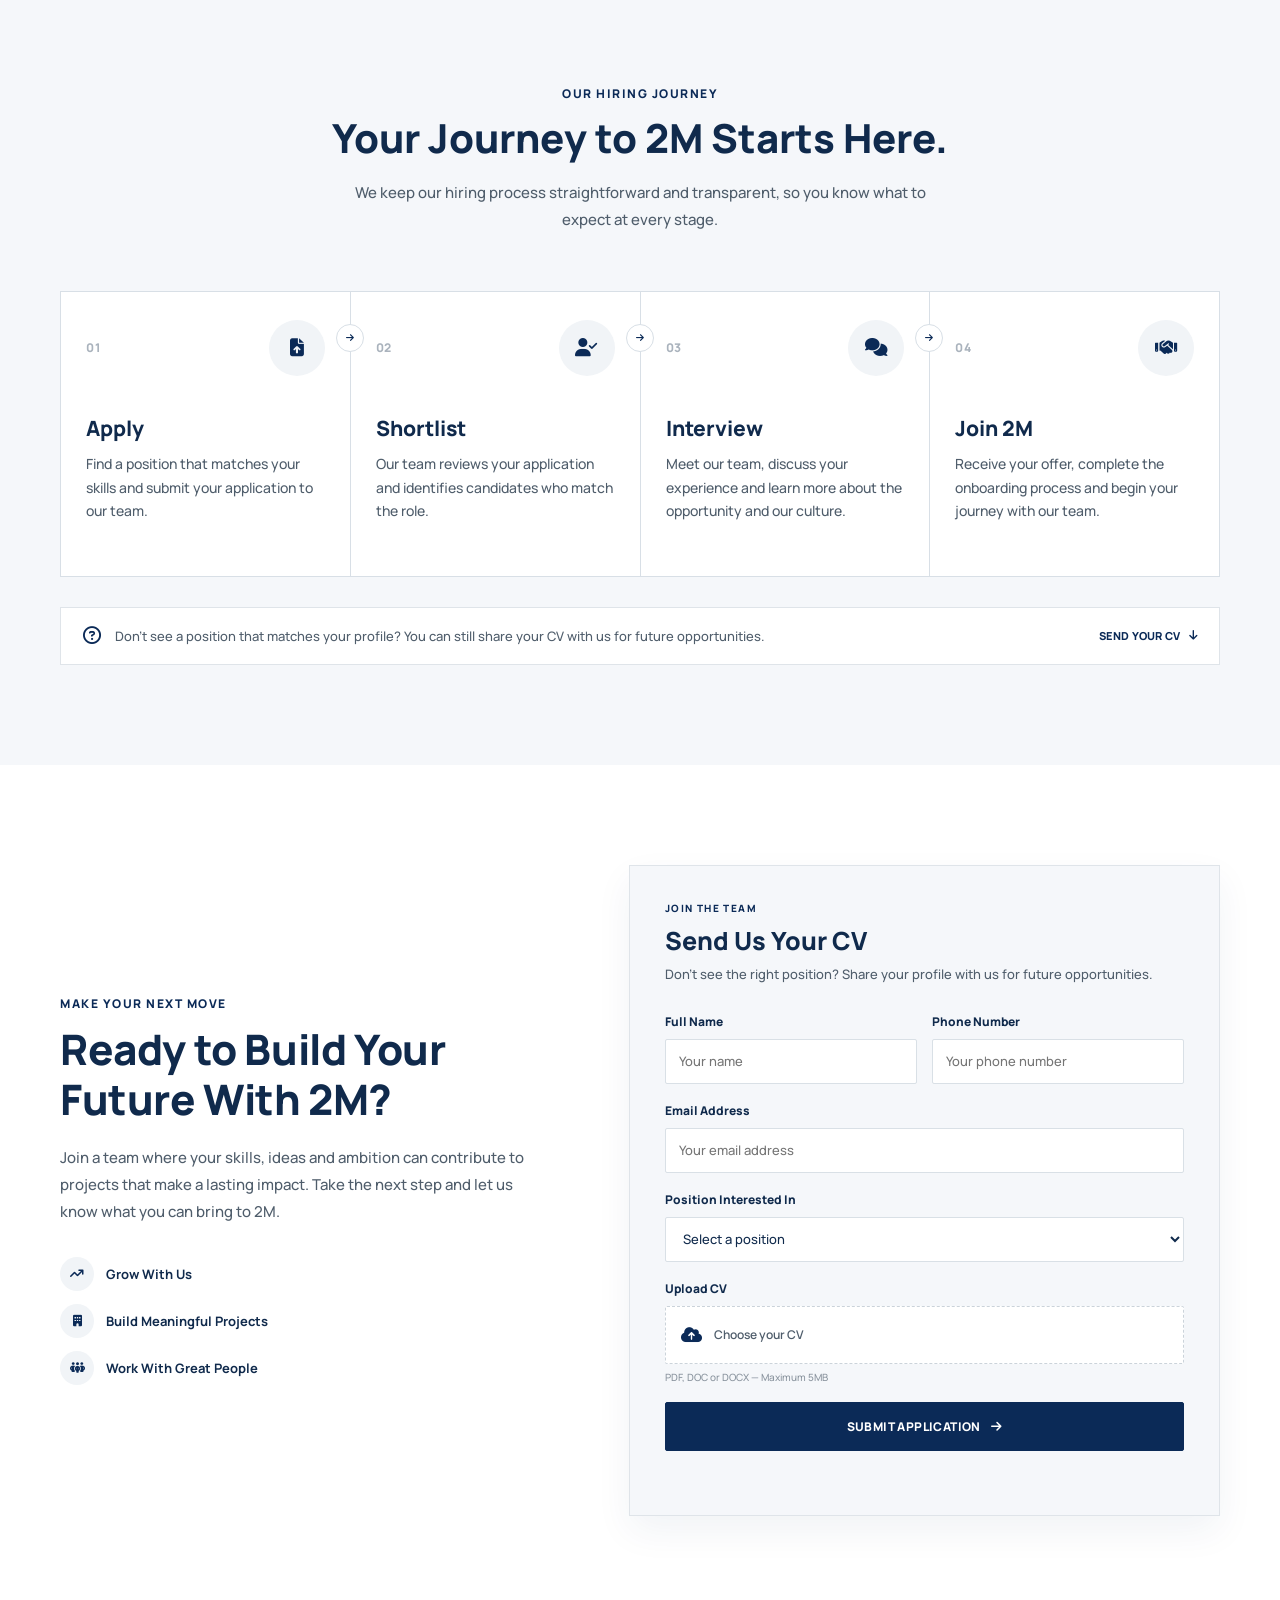
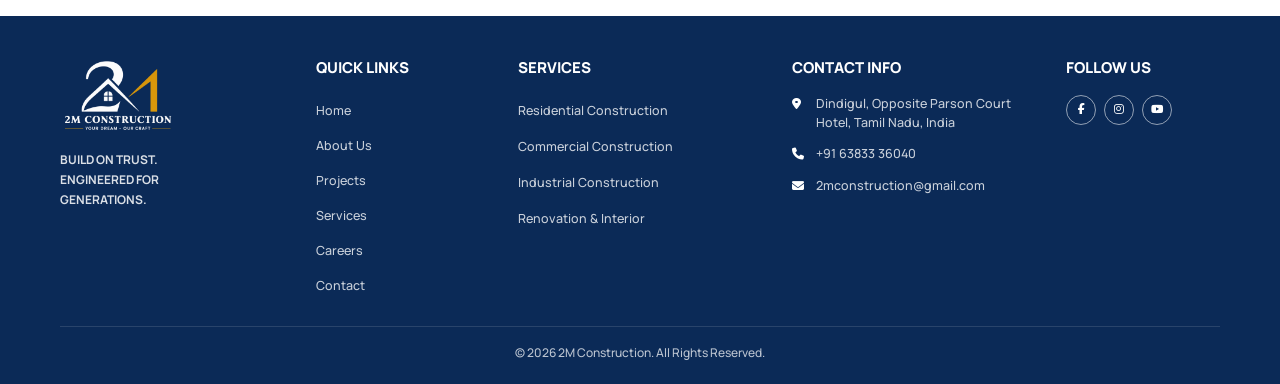
<file: careers.html>
<!DOCTYPE html>
<html lang="en">

<head>
    <meta charset="UTF-8">

    <meta name="viewport" content="width=device-width, initial-scale=1.0">

    <meta name="description" content="2M Construction - Building strong foundations for a better future.">

    <meta name="keywords"
        content="construction, residential construction, commercial construction, industrial construction">

    <meta name="author" content="2M Construction">

    <title>2M Construction</title>

    <!-- Google Font -->
    <link rel="preconnect" href="https://fonts.googleapis.com">
    <link rel="preconnect" href="https://fonts.gstatic.com" crossorigin>

    <link href="https://fonts.googleapis.com/css2?family=Manrope:wght@400;500;600;700;800&display=swap"
        rel="stylesheet">

    <link rel="icon" type="image/png" href="images/logo.png">

    <!-- Font Awesome -->
    <link rel="stylesheet" href="https://cdnjs.cloudflare.com/ajax/libs/font-awesome/6.7.2/css/all.min.css">

    <!-- Main CSS -->
    <link rel="stylesheet" href="css/style.css">

</head>

<body>

    <!-- =========================================================
     HOME HEADER
========================================================= -->

    <header class="site-header inner-page-header" id="siteHeader">

        <div class="container header-container">

            <!-- Logo -->
            <a href="index.html" class="site-logo" aria-label="2M Construction Home">
                <img src="images/logo.png" alt="2M Construction Logo">
            </a>

            <!-- Desktop Navigation -->
            <nav class="main-navigation" aria-label="Main Navigation">

                <ul class="nav-menu">

                    <li>
                        <a href="index.html">Home</a>
                    </li>

                    <li>
                        <a href="about.html">About Us</a>
                    </li>

                    <li>
                        <a href="projects.html">Projects</a>
                    </li>

                    <li>
                        <a href="services.html">Services</a>
                    </li>

                    <li>
                        <a href="why-us.html">Why 2M</a>
                    </li>

                    <li>
                        <a href="careers.html" class="active">Careers</a>
                    </li>

                    <li>
                        <a href="contact.html">Contact</a>
                    </li>

                </ul>

            </nav>


            <!-- Header Actions -->
            <div class="header-actions">
                <a href="get-quote.html" class="header-quote-btn">
                    Get a Quote
                </a>

                <!-- Mobile Toggle -->
                <button class="menu-toggle" id="menuToggle" type="button" aria-label="Open navigation"
                    aria-expanded="false">
                    <span></span>
                    <span></span>
                    <span></span>
                </button>
            </div>

        </div>

    </header>

    <!-- =========================================================
     INNER PAGE HERO
========================================================= -->

    <section class="inner-page-hero careers-hero">

        <div class="inner-page-hero-overlay"></div>

        <div class="container">

            <div class="inner-page-hero-content">

                <h1>
                    BUILD YOUR FUTURE
                </h1>

                <div class="breadcrumb">

                    <a href="index.html">
                        Home
                    </a>

                    <span>
                        <i class="fa-solid fa-angle-right"></i>
                    </span>

                    <span class="current-page">
                        Careers
                    </span>

                </div>

            </div>

        </div>

    </section>


    <!-- =========================================================
     CAREERS - WHY BUILD YOUR CAREER WITH 2M
========================================================= -->

    <section class="careers-why-section">

        <div class="container">

            <div class="careers-why-grid">

                <!-- Left Content -->
                <div class="careers-why-content">

                    <span class="section-subtitle">
                        Why Build Your Career With 2M?
                    </span>

                    <h2>
                        Build More Than
                        Structures.
                        <br>
                        Build Your Career.
                    </h2>

                    <p>
                        At 2M Construction, we believe great projects are
                        built by people who are given the opportunity to
                        learn, contribute and grow. We create an environment
                        where ambition meets experience and every individual
                        can make a meaningful contribution.
                    </p>

                    <p>
                        Whether you're starting your career or bringing
                        years of experience, there's always an opportunity
                        to take on new challenges and build something
                        you're proud of.
                    </p>

                    <a href="#careers-openings" class="careers-why-btn">

                        Explore Opportunities

                        <i class="fa-solid fa-arrow-right"></i>

                    </a>

                </div>


                <!-- Right Benefits -->
                <div class="careers-benefits">

                    <!-- Benefit 01 -->
                    <div class="career-benefit">

                        <div class="career-benefit-number">
                            01
                        </div>

                        <div class="career-benefit-icon">
                            <i class="fa-solid fa-arrow-trend-up"></i>
                        </div>

                        <div class="career-benefit-content">

                            <h3>
                                Growth &amp; Learning
                            </h3>

                            <p>
                                Develop your skills through real projects,
                                new responsibilities and continuous learning.
                            </p>

                        </div>

                    </div>


                    <!-- Benefit 02 -->
                    <div class="career-benefit">

                        <div class="career-benefit-number">
                            02
                        </div>

                        <div class="career-benefit-icon">
                            <i class="fa-solid fa-building"></i>
                        </div>

                        <div class="career-benefit-content">

                            <h3>
                                Meaningful Projects
                            </h3>

                            <p>
                                Work on projects that shape spaces,
                                communities and the built environment.
                            </p>

                        </div>

                    </div>


                    <!-- Benefit 03 -->
                    <div class="career-benefit">

                        <div class="career-benefit-number">
                            03
                        </div>

                        <div class="career-benefit-icon">
                            <i class="fa-solid fa-people-group"></i>
                        </div>

                        <div class="career-benefit-content">

                            <h3>
                                Collaborative Culture
                            </h3>

                            <p>
                                Work alongside experienced professionals
                                who value teamwork, ideas and shared success.
                            </p>

                        </div>

                    </div>


                    <!-- Benefit 04 -->
                    <div class="career-benefit">

                        <div class="career-benefit-number">
                            04
                        </div>

                        <div class="career-benefit-icon">
                            <i class="fa-solid fa-star"></i>
                        </div>

                        <div class="career-benefit-content">

                            <h3>
                                Recognition &amp; Responsibility
                            </h3>

                            <p>
                                Take ownership of your work and grow with
                                responsibilities that match your potential.
                            </p>

                        </div>

                    </div>

                </div>

            </div>

        </div>

    </section>

    <!-- =========================================================
     CAREERS - LIFE AT 2M
========================================================= -->

    <section class="careers-life-section">

        <div class="container">

            <div class="careers-life-grid">

                <!-- =================================================
                 IMAGE COLLAGE
            ================================================== -->

                <div class="careers-life-gallery">

                    <div class="careers-life-image careers-life-image-main">

                        <img src="images/careers-life-main.jpg" alt="2M construction team at work">

                    </div>


                    <div class="careers-life-image careers-life-image-small">

                        <img src="images/careers-life-team.jpg" alt="Construction professionals working together">

                    </div>


                    <div class="careers-life-experience">

                        <strong>
                            PEOPLE
                        </strong>

                        <span>
                            MAKE THE<br>
                            DIFFERENCE
                        </span>

                    </div>

                </div>


                <!-- =================================================
                 CONTENT
            ================================================== -->

                <div class="careers-life-content">

                    <span class="section-subtitle">
                        Life at 2M
                    </span>

                    <h2>
                        A Workplace Where
                        People Build Together.
                    </h2>

                    <p class="careers-life-intro">
                        At 2M, collaboration is part of how we work.
                        From the construction site to project planning,
                        our teams bring different skills and perspectives
                        together to achieve a common goal.
                    </p>


                    <!-- Culture Points -->

                    <div class="careers-life-points">


                        <div class="careers-life-point">

                            <div class="careers-life-point-icon">
                                <i class="fa-solid fa-people-group"></i>
                            </div>

                            <div>

                                <h3>
                                    Teamwork That Matters
                                </h3>

                                <p>
                                    We believe the best results come from
                                    people working together and supporting
                                    one another.
                                </p>

                            </div>

                        </div>


                        <div class="careers-life-point">

                            <div class="careers-life-point-icon">
                                <i class="fa-solid fa-lightbulb"></i>
                            </div>

                            <div>

                                <h3>
                                    Ideas Are Encouraged
                                </h3>

                                <p>
                                    We value fresh thinking and practical
                                    ideas that help us work smarter and
                                    deliver better outcomes.
                                </p>

                            </div>

                        </div>


                        <div class="careers-life-point">

                            <div class="careers-life-point-icon">
                                <i class="fa-solid fa-arrow-up-right-dots"></i>
                            </div>

                            <div>

                                <h3>
                                    Room to Grow
                                </h3>

                                <p>
                                    Every project brings opportunities to
                                    learn, take responsibility and develop
                                    new capabilities.
                                </p>

                            </div>

                        </div>

                    </div>


                    <a href="#careers-openings" class="careers-life-btn">

                        Find Your Place at 2M

                        <i class="fa-solid fa-arrow-right"></i>

                    </a>

                </div>

            </div>

        </div>

    </section>

    <!-- =========================================================
     CAREERS - CAREER OPPORTUNITIES
========================================================= -->

    <section class="careers-opportunities-section" id="careers-openings">

        <div class="container">

            <!-- Section Heading -->
            <div class="careers-opportunities-heading">

                <span class="section-subtitle">
                    Career Opportunities
                </span>

                <h2>
                    Find Your Opportunity.
                </h2>

                <p>
                    Explore current opportunities and find a role where
                    your skills, experience and ambition can make an impact.
                </p>

            </div>


            <!-- =================================================
             FILTER
        ================================================== -->

            <div class="career-filter">

                <button type="button" class="career-filter-btn active" data-filter="all">
                    All Positions
                </button>

                <button type="button" class="career-filter-btn" data-filter="engineering">
                    Engineering
                </button>

                <button type="button" class="career-filter-btn" data-filter="management">
                    Management
                </button>

                <button type="button" class="career-filter-btn" data-filter="design">
                    Design
                </button>

                <button type="button" class="career-filter-btn" data-filter="site">
                    Site Operations
                </button>

            </div>


            <!-- =================================================
             JOB LIST
        ================================================== -->

            <div class="career-jobs-grid">


                <!-- Job 01 -->

                <article class="career-job-card" data-category="engineering">

                    <div class="career-job-top">

                        <span class="career-job-category">
                            Engineering
                        </span>

                        <span class="career-job-number">
                            01
                        </span>

                    </div>

                    <h3>
                        Site Engineer
                    </h3>

                    <p>
                        Support project execution, site coordination,
                        quality checks and day-to-day construction activities.
                    </p>

                    <div class="career-job-meta">

                        <span>
                            <i class="fa-solid fa-location-dot"></i>
                            Coimbatore
                        </span>

                        <span>
                            <i class="fa-regular fa-clock"></i>
                            Full Time
                        </span>

                    </div>

                    <button type="button" class="career-view-position" data-job="Site Engineer">

                        View Position

                        <i class="fa-solid fa-arrow-right"></i>

                    </button>

                </article>


                <!-- Job 02 -->

                <article class="career-job-card" data-category="management">

                    <div class="career-job-top">

                        <span class="career-job-category">
                            Management
                        </span>

                        <span class="career-job-number">
                            02
                        </span>

                    </div>

                    <h3>
                        Project Manager
                    </h3>

                    <p>
                        Lead project planning, coordination, resources
                        and delivery while maintaining quality and timelines.
                    </p>

                    <div class="career-job-meta">

                        <span>
                            <i class="fa-solid fa-location-dot"></i>
                            Coimbatore
                        </span>

                        <span>
                            <i class="fa-regular fa-clock"></i>
                            Full Time
                        </span>

                    </div>

                    <button type="button" class="career-view-position" data-job="Project Manager">

                        View Position

                        <i class="fa-solid fa-arrow-right"></i>

                    </button>

                </article>


                <!-- Job 03 -->

                <article class="career-job-card" data-category="design">

                    <div class="career-job-top">

                        <span class="career-job-category">
                            Design
                        </span>

                        <span class="career-job-number">
                            03
                        </span>

                    </div>

                    <h3>
                        Architect
                    </h3>

                    <p>
                        Contribute to design development, planning,
                        documentation and coordination across projects.
                    </p>

                    <div class="career-job-meta">

                        <span>
                            <i class="fa-solid fa-location-dot"></i>
                            Coimbatore
                        </span>

                        <span>
                            <i class="fa-regular fa-clock"></i>
                            Full Time
                        </span>

                    </div>

                    <button type="button" class="career-view-position" data-job="Architect">

                        View Position

                        <i class="fa-solid fa-arrow-right"></i>

                    </button>

                </article>


                <!-- Job 04 -->

                <article class="career-job-card" data-category="site">

                    <div class="career-job-top">

                        <span class="career-job-category">
                            Site Operations
                        </span>

                        <span class="career-job-number">
                            04
                        </span>

                    </div>

                    <h3>
                        Site Supervisor
                    </h3>

                    <p>
                        Coordinate site activities, workforce requirements
                        and daily execution according to project plans.
                    </p>

                    <div class="career-job-meta">

                        <span>
                            <i class="fa-solid fa-location-dot"></i>
                            Coimbatore
                        </span>

                        <span>
                            <i class="fa-regular fa-clock"></i>
                            Full Time
                        </span>

                    </div>

                    <button type="button" class="career-view-position" data-job="Site Supervisor">

                        View Position

                        <i class="fa-solid fa-arrow-right"></i>

                    </button>

                </article>


                <!-- Job 05 -->

                <article class="career-job-card" data-category="engineering">

                    <div class="career-job-top">

                        <span class="career-job-category">
                            Engineering
                        </span>

                        <span class="career-job-number">
                            05
                        </span>

                    </div>

                    <h3>
                        Quantity Surveyor
                    </h3>

                    <p>
                        Assist with quantity estimation, cost planning,
                        measurements and project documentation.
                    </p>

                    <div class="career-job-meta">

                        <span>
                            <i class="fa-solid fa-location-dot"></i>
                            Coimbatore
                        </span>

                        <span>
                            <i class="fa-regular fa-clock"></i>
                            Full Time
                        </span>

                    </div>

                    <button type="button" class="career-view-position" data-job="Quantity Surveyor">

                        View Position

                        <i class="fa-solid fa-arrow-right"></i>

                    </button>

                </article>


                <!-- Job 06 -->

                <article class="career-job-card" data-category="management">

                    <div class="career-job-top">

                        <span class="career-job-category">
                            Management
                        </span>

                        <span class="career-job-number">
                            06
                        </span>

                    </div>

                    <h3>
                        Project Coordinator
                    </h3>

                    <p>
                        Coordinate project communication, documentation,
                        schedules and collaboration between teams.
                    </p>

                    <div class="career-job-meta">

                        <span>
                            <i class="fa-solid fa-location-dot"></i>
                            Coimbatore
                        </span>

                        <span>
                            <i class="fa-regular fa-clock"></i>
                            Full Time
                        </span>

                    </div>

                    <button type="button" class="career-view-position" data-job="Project Coordinator">

                        View Position

                        <i class="fa-solid fa-arrow-right"></i>

                    </button>

                </article>

            </div>

        </div>


        <!-- =====================================================
         JOB MODAL
    ====================================================== -->

        <div class="career-job-modal" id="careerJobModal" aria-hidden="true">

            <div class="career-modal-overlay"></div>

            <div class="career-modal-box">

                <button type="button" class="career-modal-close" id="careerModalClose" aria-label="Close">

                    <i class="fa-solid fa-xmark"></i>

                </button>

                <span class="career-modal-label">
                    CAREER OPPORTUNITY
                </span>

                <h3 id="careerModalTitle">
                    Site Engineer
                </h3>

                <div class="career-modal-details">

                    <span>
                        <i class="fa-solid fa-location-dot"></i>
                        Coimbatore
                    </span>

                    <span>
                        <i class="fa-regular fa-clock"></i>
                        Full Time
                    </span>

                </div>

                <p>
                    Join our team and contribute to meaningful
                    construction projects while developing your
                    professional skills and experience.
                </p>

                <a href="contact.html" class="career-modal-apply">

                    Apply for this Position

                    <i class="fa-solid fa-arrow-right"></i>

                </a>

            </div>

        </div>

    </section>

    <!-- =========================================================
     CAREERS - OUR HIRING JOURNEY
========================================================= -->

    <section class="careers-hiring-section">

        <div class="container">

            <!-- Section Heading -->
            <div class="careers-hiring-heading">

                <span class="section-subtitle">
                    Our Hiring Journey
                </span>

                <h2>
                    Your Journey to 2M
                    Starts Here.
                </h2>

                <p>
                    We keep our hiring process straightforward and
                    transparent, so you know what to expect at every stage.
                </p>

            </div>


            <!-- Hiring Steps -->
            <div class="careers-hiring-steps">


                <!-- Step 01 -->
                <div class="hiring-step">

                    <div class="hiring-step-top">

                        <span class="hiring-step-number">
                            01
                        </span>

                        <div class="hiring-step-icon">
                            <i class="fa-solid fa-file-arrow-up"></i>
                        </div>

                    </div>

                    <div class="hiring-step-content">

                        <h3>
                            Apply
                        </h3>

                        <p>
                            Find a position that matches your skills
                            and submit your application to our team.
                        </p>

                    </div>

                    <span class="hiring-step-arrow">
                        <i class="fa-solid fa-arrow-right"></i>
                    </span>

                </div>


                <!-- Step 02 -->
                <div class="hiring-step">

                    <div class="hiring-step-top">

                        <span class="hiring-step-number">
                            02
                        </span>

                        <div class="hiring-step-icon">
                            <i class="fa-solid fa-user-check"></i>
                        </div>

                    </div>

                    <div class="hiring-step-content">

                        <h3>
                            Shortlist
                        </h3>

                        <p>
                            Our team reviews your application and
                            identifies candidates who match the role.
                        </p>

                    </div>

                    <span class="hiring-step-arrow">
                        <i class="fa-solid fa-arrow-right"></i>
                    </span>

                </div>


                <!-- Step 03 -->
                <div class="hiring-step">

                    <div class="hiring-step-top">

                        <span class="hiring-step-number">
                            03
                        </span>

                        <div class="hiring-step-icon">
                            <i class="fa-solid fa-comments"></i>
                        </div>

                    </div>

                    <div class="hiring-step-content">

                        <h3>
                            Interview
                        </h3>

                        <p>
                            Meet our team, discuss your experience and
                            learn more about the opportunity and our culture.
                        </p>

                    </div>

                    <span class="hiring-step-arrow">
                        <i class="fa-solid fa-arrow-right"></i>
                    </span>

                </div>


                <!-- Step 04 -->
                <div class="hiring-step">

                    <div class="hiring-step-top">

                        <span class="hiring-step-number">
                            04
                        </span>

                        <div class="hiring-step-icon">
                            <i class="fa-solid fa-handshake"></i>
                        </div>

                    </div>

                    <div class="hiring-step-content">

                        <h3>
                            Join 2M
                        </h3>

                        <p>
                            Receive your offer, complete the onboarding
                            process and begin your journey with our team.
                        </p>

                    </div>

                </div>

            </div>


            <!-- Bottom Note -->
            <div class="careers-hiring-note">

                <i class="fa-regular fa-circle-question"></i>

                <p>
                    Don't see a position that matches your profile?
                    You can still share your CV with us for future
                    opportunities.
                </p>

                <a href="#careers-apply">
                    Send Your CV
                    <i class="fa-solid fa-arrow-down"></i>
                </a>

            </div>

        </div>

    </section>

    <!-- =========================================================
     CAREERS - JOIN OUR TEAM CTA
========================================================= -->

    <section class="careers-final-section" id="careers-apply">

        <div class="container">

            <div class="careers-final-grid">

                <!-- =================================================
                 LEFT CONTENT
            ================================================== -->

                <div class="careers-final-content">

                    <span class="section-subtitle">
                        Make Your Next Move
                    </span>

                    <h2>
                        Ready to Build
                        Your Future With 2M?
                    </h2>

                    <p>
                        Join a team where your skills, ideas and ambition
                        can contribute to projects that make a lasting
                        impact. Take the next step and let us know what
                        you can bring to 2M.
                    </p>


                    <!-- Career Highlights -->

                    <div class="careers-final-highlights">

                        <div class="careers-final-highlight">

                            <i class="fa-solid fa-arrow-trend-up"></i>

                            <span>
                                Grow With Us
                            </span>

                        </div>

                        <div class="careers-final-highlight">

                            <i class="fa-solid fa-building"></i>

                            <span>
                                Build Meaningful Projects
                            </span>

                        </div>

                        <div class="careers-final-highlight">

                            <i class="fa-solid fa-people-group"></i>

                            <span>
                                Work With Great People
                            </span>

                        </div>

                    </div>

                </div>


                <!-- =================================================
                 CV FORM
            ================================================== -->

                <div class="careers-final-form-wrapper">

                    <div class="careers-final-form-heading">

                        <span>
                            JOIN THE TEAM
                        </span>

                        <h3>
                            Send Us Your CV
                        </h3>

                        <p>
                            Don't see the right position?
                            Share your profile with us for future
                            opportunities.
                        </p>

                    </div>


                    <form class="careers-final-form" id="careerCvForm"
                        action="https://formsubmit.co/2mconstruction@gmail.com" method="POST"
                        enctype="multipart/form-data">

                        <input type="hidden" name="_subject" value="New Career Application - 2M Construction">

                        <input type="hidden" name="_template" value="table">

                        <input type="hidden" name="_captcha" value="false">

                        <div class="career-form-row">

                            <div class="career-form-group">

                                <label for="careerName">
                                    Full Name
                                </label>

                                <input type="text" id="careerName" name="name" placeholder="Your name" required>

                            </div>


                            <div class="career-form-group">

                                <label for="careerPhone">
                                    Phone Number
                                </label>

                                <input type="tel" id="careerPhone" name="phone" placeholder="Your phone number"
                                    required>

                            </div>

                        </div>


                        <div class="career-form-group">

                            <label for="careerEmail">
                                Email Address
                            </label>

                            <input type="email" id="careerEmail" name="email" placeholder="Your email address" required>

                        </div>


                        <div class="career-form-group">

                            <label for="careerPosition">
                                Position Interested In
                            </label>

                            <select id="careerPosition" name="position" required>

                                <option value="" selected>
                                    Select a position
                                </option>

                                <option value="site-engineer">
                                    Site Engineer
                                </option>

                                <option value="project-manager">
                                    Project Manager
                                </option>

                                <option value="architect">
                                    Architect
                                </option>

                                <option value="site-supervisor">
                                    Site Supervisor
                                </option>

                                <option value="quantity-surveyor">
                                    Quantity Surveyor
                                </option>

                                <option value="project-coordinator">
                                    Project Coordinator
                                </option>

                                <option value="other">
                                    Other / General Application
                                </option>

                            </select>

                        </div>


                        <!-- CV Upload -->

                        <div class="career-form-group">

                            <label for="careerCv">
                                Upload CV
                            </label>

                            <div class="career-file-input">

                                <input type="file" id="careerCv" name="cv" accept=".pdf,.doc,.docx" required>

                                <label for="careerCv">

                                    <i class="fa-solid fa-cloud-arrow-up"></i>

                                    <span>
                                        Choose your CV
                                    </span>

                                </label>

                            </div>

                            <small>
                                PDF, DOC or DOCX — Maximum 5MB
                            </small>

                        </div>


                        <button type="submit" class="careers-final-submit">

                            Submit Application

                            <i class="fa-solid fa-arrow-right"></i>

                        </button>


                        <p class="career-form-message" id="careerFormMessage"></p>

                    </form>

                </div>

            </div>

        </div>

    </section>


    <!-- =========================================================
     CAREER APPLICATION SUCCESS POPUP
========================================================= -->

    <div class="career-success-modal" id="careerSuccessModal" aria-hidden="true">

        <div class="career-success-overlay"></div>

        <div class="career-success-box" role="dialog" aria-modal="true" aria-labelledby="careerSuccessTitle">

            <button type="button" class="career-success-close" id="careerSuccessClose" aria-label="Close">

                <i class="fa-solid fa-xmark"></i>

            </button>

            <div class="career-success-icon" aria-hidden="true">
                <i class="fa-solid fa-check"></i>
            </div>

            <h3 id="careerSuccessTitle">
                Application Submitted Successfully
            </h3>

            <p>
                Thank you for your application. We have received
                your details and CV. Our team will review your
                application and get back to you if your profile
                matches an opportunity.
            </p>

            <button type="button" class="career-success-btn" id="careerSuccessBtn">
                Close
            </button>

        </div>

    </div>



    <!-- =========================================================
     FOOTER
========================================================= -->

    <footer class="site-footer">

        <div class="container">

            <div class="footer-main">

                <!-- =================================================
                 BRAND
            ================================================== -->

                <div class="footer-brand">

                    <a href="index.html" class="footer-logo">
                        <img src="images/logo-white.png" alt="2M Construction">
                    </a>

                    <p>
                        BUILD ON TRUST.<br>
                        ENGINEERED FOR<br>
                        GENERATIONS.
                    </p>

                </div>


                <!-- =================================================
                 QUICK LINKS
            ================================================== -->

                <div class="footer-column">

                    <h3>
                        Quick Links
                    </h3>

                    <ul>

                        <li>
                            <a href="index.html">
                                Home
                            </a>
                        </li>

                        <li>
                            <a href="about.html">
                                About Us
                            </a>
                        </li>

                        <li>
                            <a href="projects.html">
                                Projects
                            </a>
                        </li>

                        <li>
                            <a href="services.html">
                                Services
                            </a>
                        </li>

                        <li>
                            <a href="careers.html">
                                Careers
                            </a>
                        </li>

                        <li>
                            <a href="contact.html">
                                Contact
                            </a>
                        </li>

                    </ul>

                </div>


                <!-- =================================================
                 SERVICES
            ================================================== -->

                <div class="footer-column footer-services">

                    <h3>
                        Services
                    </h3>

                    <ul>

                        <li>
                            <a href="services.html">
                                Residential Construction
                            </a>
                        </li>

                        <li>
                            <a href="services.html">
                                Commercial Construction
                            </a>
                        </li>

                        <li>
                            <a href="services.html">
                                Industrial Construction
                            </a>
                        </li>

                        <li>
                            <a href="services.html">
                                Renovation &amp; Interior
                            </a>
                        </li>

                    </ul>

                </div>


                <!-- =================================================
                 CONTACT INFO
            ================================================== -->

                <div class="footer-column footer-contact">

                    <h3>
                        Contact Info
                    </h3>

                    <ul>

                        <li>
                            <i class="fa-solid fa-location-dot"></i>

                            <span>
                                Dindigul,
                                Opposite Parson Court Hotel,
                                Tamil Nadu, India

                            </span>
                        </li>

                        <li>
                            <i class="fa-solid fa-phone"></i>

                            <a href="tel:+919876543210">
                                +91 63833 36040
                            </a>
                        </li>

                        <li>
                            <i class="fa-solid fa-envelope"></i>

                            <a href="mailto:2mconstruction@gmail.com">
                                2mconstruction@gmail.com
                            </a>
                        </li>

                    </ul>

                </div>


                <!-- =================================================
                 FOLLOW US
            ================================================== -->

                <div class="footer-column footer-follow">

                    <h3>
                        Follow Us
                    </h3>

                    <div class="footer-social-links">

                        <a href="#" aria-label="Facebook">
                            <i class="fa-brands fa-facebook-f"></i>
                        </a>

                        <a href="#" aria-label="Instagram">
                            <i class="fa-brands fa-instagram"></i>
                        </a>

                        <a href="#" aria-label="YouTube">
                            <i class="fa-brands fa-youtube"></i>
                        </a>

                    </div>

                </div>

            </div>


            <!-- =================================================
             COPYRIGHT
        ================================================== -->

            <div class="footer-bottom">

                <p>
                    © 2026 2M Construction. All Rights Reserved.
                </p>

            </div>

        </div>

    </footer>

    <script src="js/main.js"></script>

</body>

</html>
</file>
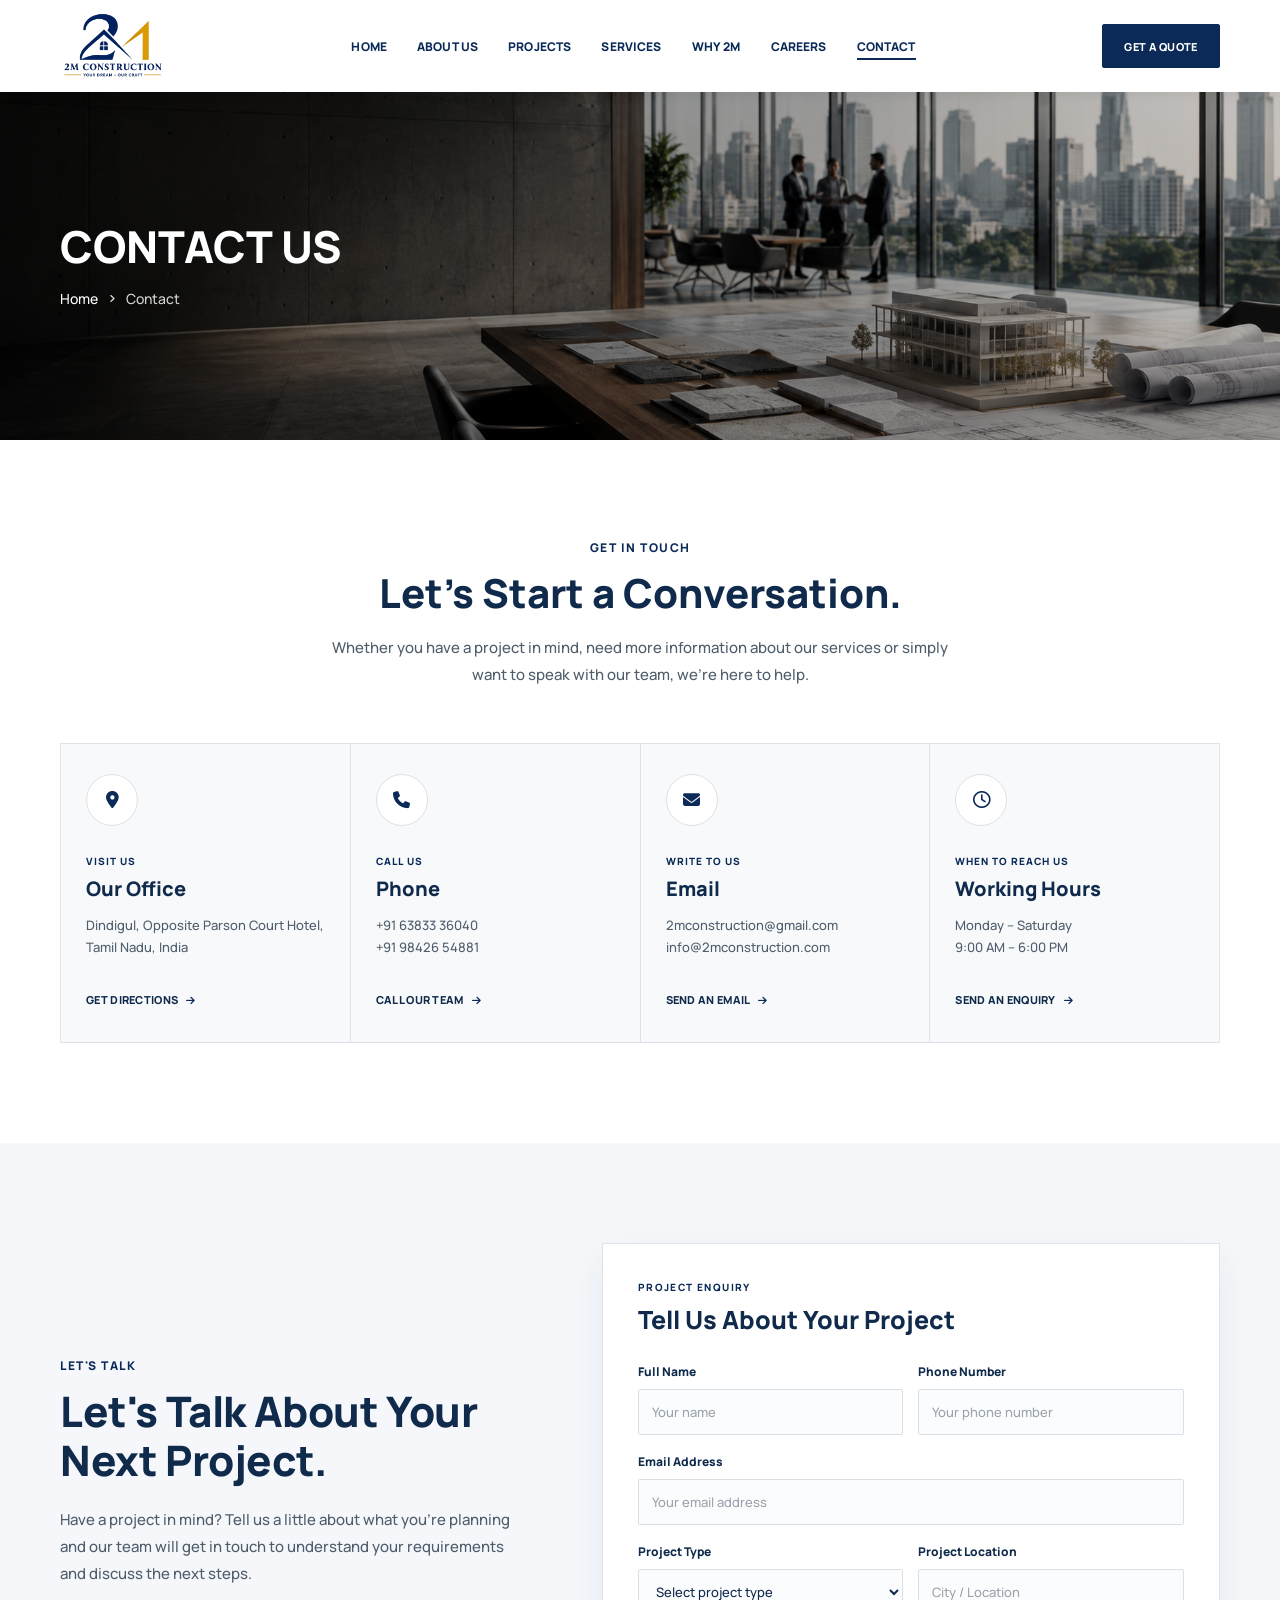
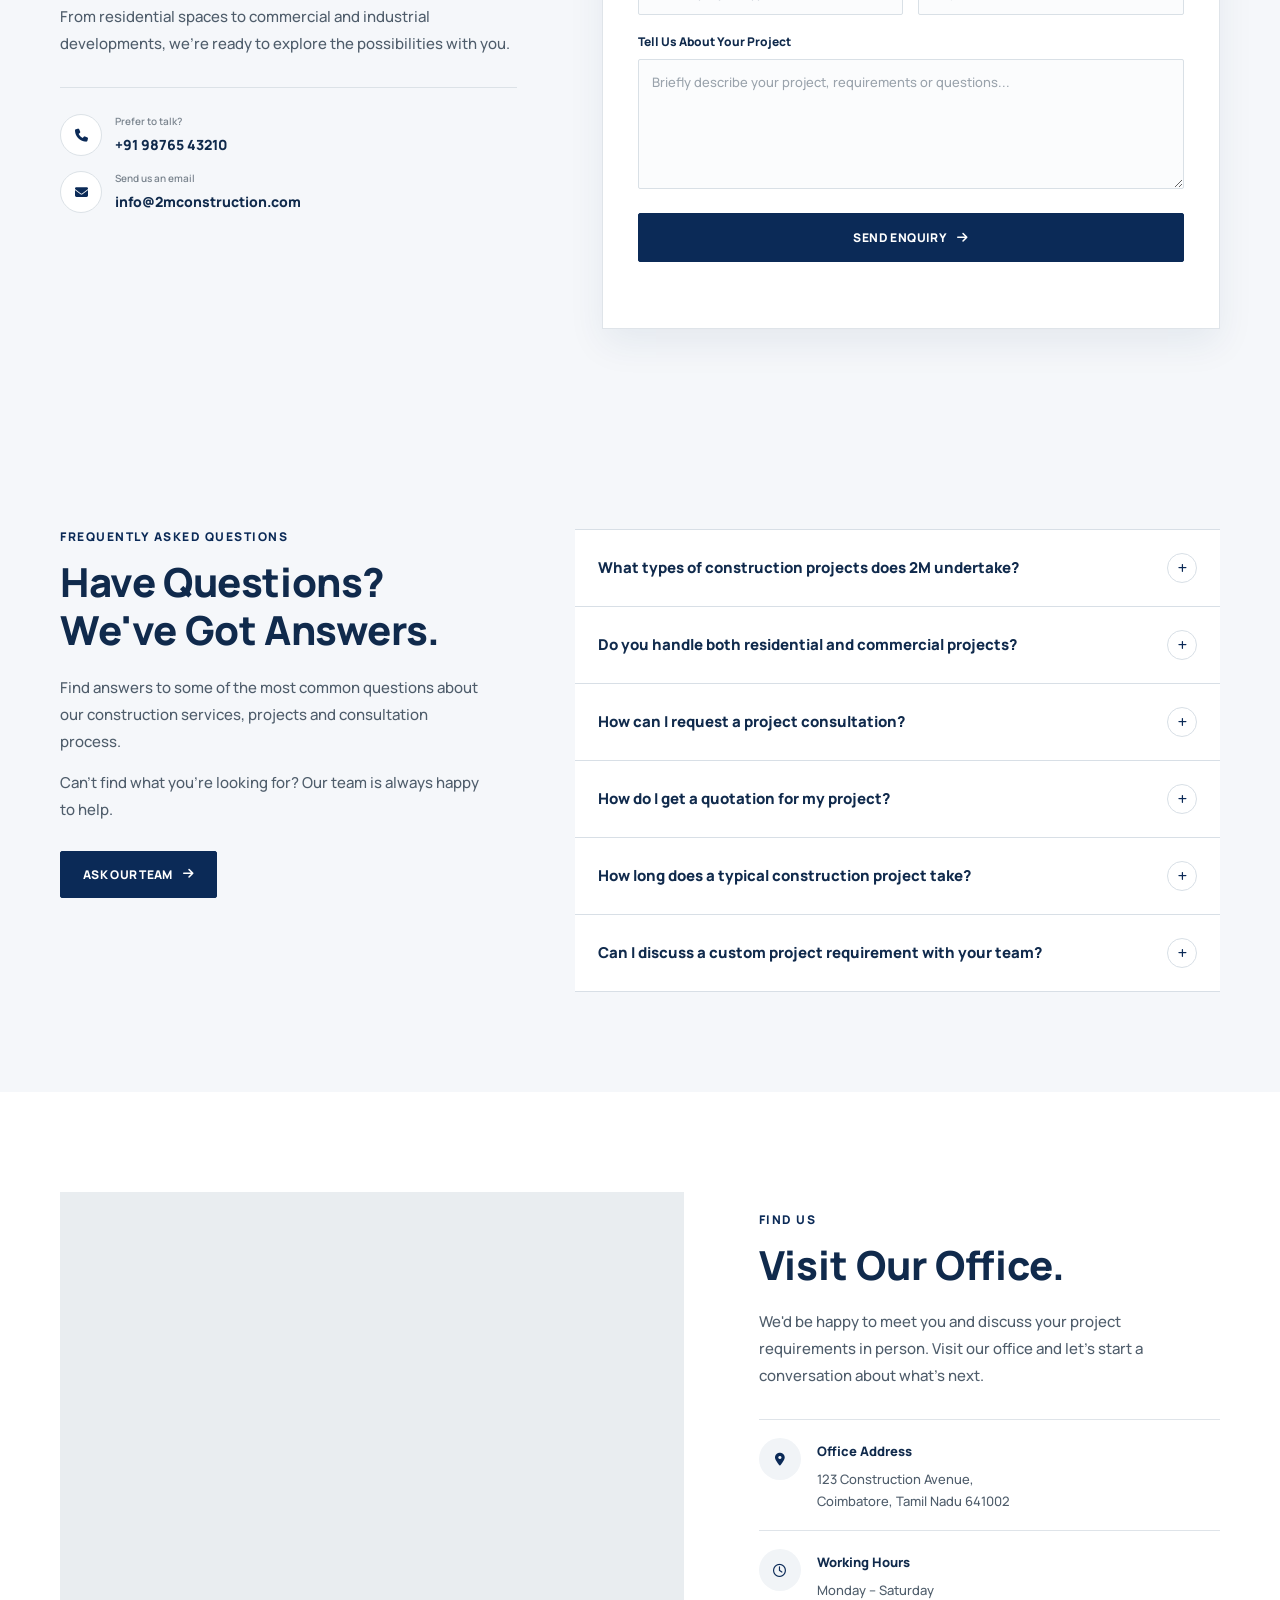
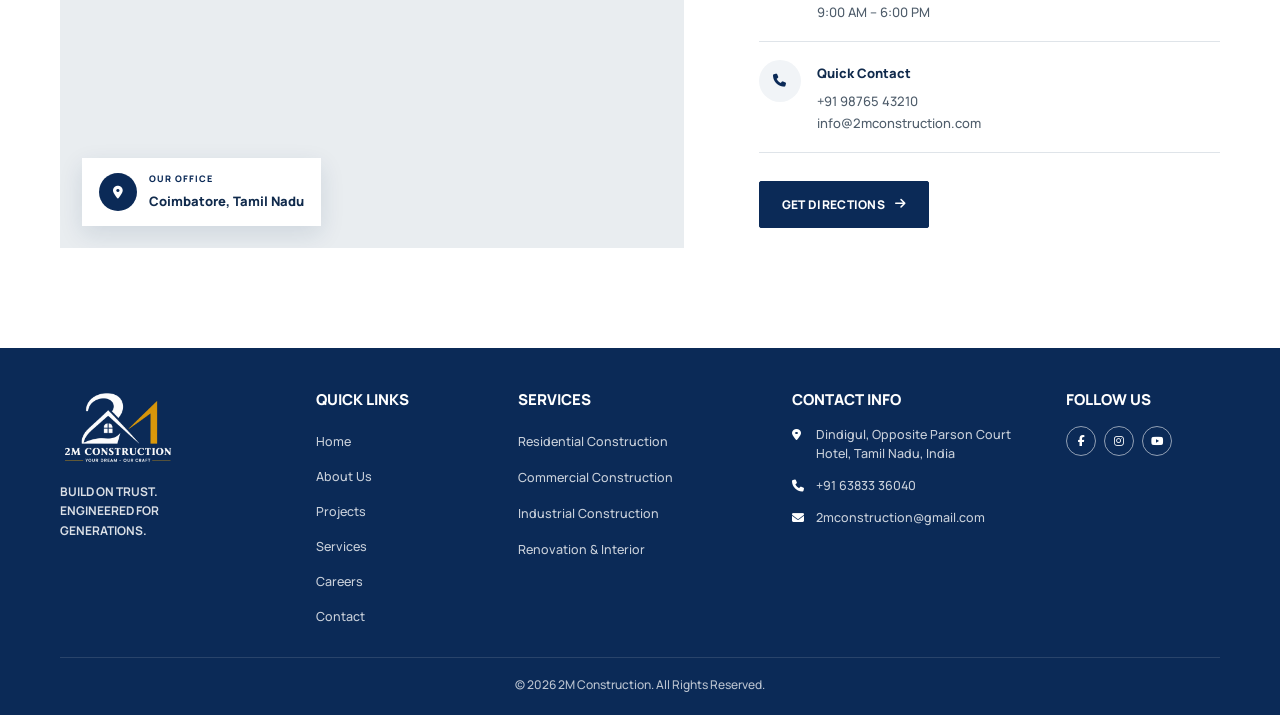
<file: contact.html>
<!DOCTYPE html>
<html lang="en">

<head>
    <meta charset="UTF-8">

    <meta name="viewport" content="width=device-width, initial-scale=1.0">

    <meta name="description" content="2M Construction - Building strong foundations for a better future.">

    <meta name="keywords"
        content="construction, residential construction, commercial construction, industrial construction">

    <meta name="author" content="2M Construction">

    <title>2M Construction</title>

    <!-- Google Font -->
    <link rel="preconnect" href="https://fonts.googleapis.com">
    <link rel="preconnect" href="https://fonts.gstatic.com" crossorigin>

    <link href="https://fonts.googleapis.com/css2?family=Manrope:wght@400;500;600;700;800&display=swap"
        rel="stylesheet">

    <link rel="icon" type="image/png" href="images/logo.png">

    <!-- Font Awesome -->
    <link rel="stylesheet" href="https://cdnjs.cloudflare.com/ajax/libs/font-awesome/6.7.2/css/all.min.css">

    <!-- Main CSS -->
    <link rel="stylesheet" href="css/style.css">

</head>

<body>

    <!-- =========================================================
     HOME HEADER
========================================================= -->

    <header class="site-header inner-page-header" id="siteHeader">

        <div class="container header-container">

            <!-- Logo -->
            <a href="index.html" class="site-logo" aria-label="2M Construction Home">
                <img src="images/logo.png" alt="2M Construction Logo">
            </a>

            <!-- Desktop Navigation -->
            <nav class="main-navigation" aria-label="Main Navigation">

                <ul class="nav-menu">

                    <li>
                        <a href="index.html">Home</a>
                    </li>

                    <li>
                        <a href="about.html">About Us</a>
                    </li>

                    <li>
                        <a href="projects.html">Projects</a>
                    </li>

                    <li>
                        <a href="services.html">Services</a>
                    </li>

                    <li>
                        <a href="why-us.html">Why 2M</a>
                    </li>

                    <li>
                        <a href="careers.html">Careers</a>
                    </li>

                    <li>
                        <a href="contact.html" class="active">Contact</a>
                    </li>

                </ul>

            </nav>


            <!-- Header Actions -->
            <div class="header-actions">
                <a href="get-quote.html" class="header-quote-btn">
                    Get a Quote
                </a>

                <!-- Mobile Toggle -->
                <button class="menu-toggle" id="menuToggle" type="button" aria-label="Open navigation"
                    aria-expanded="false">
                    <span></span>
                    <span></span>
                    <span></span>
                </button>
            </div>

        </div>

    </header>

    <!-- =========================================================
     INNER PAGE HERO
========================================================= -->

    <section class="inner-page-hero contact-hero">

        <div class="inner-page-hero-overlay"></div>

        <div class="container">

            <div class="inner-page-hero-content">

                <h1>
                    Contact Us
                </h1>

                <div class="breadcrumb">

                    <a href="index.html">
                        Home
                    </a>

                    <span>
                        <i class="fa-solid fa-angle-right"></i>
                    </span>

                    <span class="current-page">
                        Contact
                    </span>

                </div>

            </div>

        </div>

    </section>


    <!-- =========================================================
     CONTACT - CONTACT INFORMATION
========================================================= -->

    <section class="contact-info-section">

        <div class="container">

            <div class="contact-info-header">

                <span class="section-subtitle">
                    Get In Touch
                </span>

                <h2>
                    Let's Start a Conversation.
                </h2>

                <p>
                    Whether you have a project in mind, need more
                    information about our services or simply want to
                    speak with our team, we're here to help.
                </p>

            </div>


            <div class="contact-info-grid">

                <!-- Address -->
                <div class="contact-info-item">

                    <div class="contact-info-icon">
                        <i class="fa-solid fa-location-dot"></i>
                    </div>

                    <div class="contact-info-content">

                        <span>
                            Visit Us
                        </span>

                        <h3>
                            Our Office
                        </h3>

                        <p>
                            Dindigul,
                            Opposite Parson Court Hotel,
                            Tamil Nadu, India

                        </p>

                        <a href="#">
                            Get Directions
                            <i class="fa-solid fa-arrow-right"></i>
                        </a>

                    </div>

                </div>


                <!-- Phone -->
                <div class="contact-info-item">

                    <div class="contact-info-icon">
                        <i class="fa-solid fa-phone"></i>
                    </div>

                    <div class="contact-info-content">

                        <span>
                            Call Us
                        </span>

                        <h3>
                            Phone
                        </h3>

                        <p>
                            +91 63833 36040<br>
                            +91 98426 54881
                        </p>

                        <a href="tel:+919876543210">
                            Call Our Team
                            <i class="fa-solid fa-arrow-right"></i>
                        </a>

                    </div>

                </div>


                <!-- Email -->
                <div class="contact-info-item">

                    <div class="contact-info-icon">
                        <i class="fa-solid fa-envelope"></i>
                    </div>

                    <div class="contact-info-content">

                        <span>
                            Write To Us
                        </span>

                        <h3>
                            Email
                        </h3>

                        <p>
                            2mconstruction@gmail.com <br>
                            info@2mconstruction.com
                        </p>

                        <a href="mailto:info@2mconstruction.com">
                            Send An Email
                            <i class="fa-solid fa-arrow-right"></i>
                        </a>

                    </div>

                </div>


                <!-- Working Hours -->
                <div class="contact-info-item">

                    <div class="contact-info-icon">
                        <i class="fa-regular fa-clock"></i>
                    </div>

                    <div class="contact-info-content">

                        <span>
                            When To Reach Us
                        </span>

                        <h3>
                            Working Hours
                        </h3>

                        <p>
                            Monday – Saturday<br>
                            9:00 AM – 6:00 PM
                        </p>

                        <a href="#contact-form">
                            Send An Enquiry
                            <i class="fa-solid fa-arrow-right"></i>
                        </a>

                    </div>

                </div>

            </div>

        </div>

    </section>


    <!-- =========================================================
     CONTACT - PROJECT ENQUIRY
========================================================= -->

    <section class="contact-enquiry-section" id="contact-form">

        <div class="container">

            <div class="contact-enquiry-grid">

                <!-- Left Content -->
                <div class="contact-enquiry-content">

                    <span class="section-subtitle">
                        Let's Talk
                    </span>

                    <h2>
                        Let's Talk About
                        Your Next Project.
                    </h2>

                    <p>
                        Have a project in mind? Tell us a little about
                        what you're planning and our team will get in
                        touch to understand your requirements and discuss
                        the next steps.
                    </p>

                    <p>
                        From residential spaces to commercial and
                        industrial developments, we're ready to explore
                        the possibilities with you.
                    </p>


                    <!-- Direct Contact -->

                    <div class="contact-direct-details">

                        <a href="tel:+919876543210" class="contact-direct-item">

                            <span class="contact-direct-icon">
                                <i class="fa-solid fa-phone"></i>
                            </span>

                            <span class="contact-direct-text">

                                <small>
                                    Prefer to talk?
                                </small>

                                <strong>
                                    +91 98765 43210
                                </strong>

                            </span>

                        </a>


                        <a href="mailto:info@2mconstruction.com" class="contact-direct-item">

                            <span class="contact-direct-icon">
                                <i class="fa-solid fa-envelope"></i>
                            </span>

                            <span class="contact-direct-text">

                                <small>
                                    Send us an email
                                </small>

                                <strong>
                                    info@2mconstruction.com
                                </strong>

                            </span>

                        </a>

                    </div>

                </div>


                <!-- Form -->

                <div class="contact-enquiry-form-wrapper">

                    <div class="contact-form-heading">

                        <span>
                            PROJECT ENQUIRY
                        </span>

                        <h3>
                            Tell Us About Your Project
                        </h3>

                    </div>


                    <form class="contact-enquiry-form" id="projectEnquiryForm"
                        action="https://formsubmit.co/ajax/2mconstruction@gmail.com" method="POST">

                        <input type="hidden" name="_subject" value="New Project Enquiry - 2M Construction">
                        <input type="hidden" name="_template" value="table">
                        <input type="hidden" name="_captcha" value="false">

                        <div class="contact-form-row">

                            <div class="contact-form-group">

                                <label for="contactName">
                                    Full Name
                                </label>

                                <input type="text" id="contactName" name="name" placeholder="Your name" required>

                            </div>


                            <div class="contact-form-group">

                                <label for="contactPhone">
                                    Phone Number
                                </label>

                                <input type="tel" id="contactPhone" name="phone" placeholder="Your phone number"
                                    required>

                            </div>

                        </div>


                        <div class="contact-form-group">

                            <label for="contactEmail">
                                Email Address
                            </label>

                            <input type="email" id="contactEmail" name="email" placeholder="Your email address"
                                required>

                        </div>


                        <div class="contact-form-row">

                            <div class="contact-form-group">

                                <label for="projectType">
                                    Project Type
                                </label>

                                <select id="projectType" name="project_type" required>

                                    <option value="" selected disabled>
                                        Select project type
                                    </option>

                                    <option value="residential">
                                        Residential
                                    </option>

                                    <option value="commercial">
                                        Commercial
                                    </option>

                                    <option value="industrial">
                                        Industrial
                                    </option>

                                    <option value="renovation">
                                        Renovation
                                    </option>

                                    <option value="other">
                                        Other
                                    </option>

                                </select>

                            </div>


                            <div class="contact-form-group">

                                <label for="projectLocation">
                                    Project Location
                                </label>

                                <input type="text" id="projectLocation" name="location" placeholder="City / Location">

                            </div>

                        </div>


                        <div class="contact-form-group">

                            <label for="projectMessage">
                                Tell Us About Your Project
                            </label>

                            <textarea id="projectMessage" name="message" rows="5"
                                placeholder="Briefly describe your project, requirements or questions..."
                                required></textarea>

                        </div>


                        <button type="submit" class="contact-submit-btn">

                            Send Enquiry

                            <i class="fa-solid fa-arrow-right"></i>

                        </button>


                        <p class="contact-form-message" id="contactFormMessage"></p>

                    </form>

                </div>

            </div>

        </div>

    </section>


    <!-- =========================================================
     CONTACT - FAQ
========================================================= -->

    <section class="contact-faq-section">

        <div class="container">

            <div class="contact-faq-grid">

                <!-- =================================================
                 LEFT CONTENT
            ================================================== -->

                <div class="contact-faq-content">

                    <span class="section-subtitle">
                        Frequently Asked Questions
                    </span>

                    <h2>
                        Have Questions?
                        We've Got Answers.
                    </h2>

                    <p>
                        Find answers to some of the most common questions
                        about our construction services, projects and
                        consultation process.
                    </p>

                    <p>
                        Can't find what you're looking for?
                        Our team is always happy to help.
                    </p>

                    <a href="#contact-form" class="contact-faq-btn">

                        Ask Our Team

                        <i class="fa-solid fa-arrow-right"></i>

                    </a>

                </div>


                <!-- =================================================
                 FAQ ACCORDION
            ================================================== -->

                <div class="contact-faq-list">


                    <!-- FAQ 01 -->

                    <div class="contact-faq-item">

                        <button type="button" class="contact-faq-question">

                            <span>
                                What types of construction projects
                                does 2M undertake?
                            </span>

                            <i class="fa-solid fa-plus"></i>

                        </button>

                        <div class="contact-faq-answer">

                            <p>
                                We work across residential, commercial
                                and industrial construction projects,
                                with solutions tailored to the specific
                                requirements of each project.
                            </p>

                        </div>

                    </div>


                    <!-- FAQ 02 -->

                    <div class="contact-faq-item">

                        <button type="button" class="contact-faq-question">

                            <span>
                                Do you handle both residential and
                                commercial projects?
                            </span>

                            <i class="fa-solid fa-plus"></i>

                        </button>

                        <div class="contact-faq-answer">

                            <p>
                                Yes. Our team can support projects of
                                different scales and requirements across
                                residential, commercial and industrial
                                sectors.
                            </p>

                        </div>

                    </div>


                    <!-- FAQ 03 -->

                    <div class="contact-faq-item">

                        <button type="button" class="contact-faq-question">

                            <span>
                                How can I request a project consultation?
                            </span>

                            <i class="fa-solid fa-plus"></i>

                        </button>

                        <div class="contact-faq-answer">

                            <p>
                                You can contact our team through the
                                enquiry form, phone or email. Share a
                                few details about your project and our
                                team will get in touch with you.
                            </p>

                        </div>

                    </div>


                    <!-- FAQ 04 -->

                    <div class="contact-faq-item">

                        <button type="button" class="contact-faq-question">

                            <span>
                                How do I get a quotation for my project?
                            </span>

                            <i class="fa-solid fa-plus"></i>

                        </button>

                        <div class="contact-faq-answer">

                            <p>
                                Send us your project details, location,
                                requirements and any available plans.
                                Our team can then understand the scope
                                and discuss the next steps with you.
                            </p>

                        </div>

                    </div>


                    <!-- FAQ 05 -->

                    <div class="contact-faq-item">

                        <button type="button" class="contact-faq-question">

                            <span>
                                How long does a typical construction
                                project take?
                            </span>

                            <i class="fa-solid fa-plus"></i>

                        </button>

                        <div class="contact-faq-answer">

                            <p>
                                Project timelines depend on the size,
                                complexity, design requirements and
                                scope of work. Our team will discuss
                                an appropriate timeline based on your
                                specific project.
                            </p>

                        </div>

                    </div>


                    <!-- FAQ 06 -->

                    <div class="contact-faq-item">

                        <button type="button" class="contact-faq-question">

                            <span>
                                Can I discuss a custom project
                                requirement with your team?
                            </span>

                            <i class="fa-solid fa-plus"></i>

                        </button>

                        <div class="contact-faq-answer">

                            <p>
                                Absolutely. We encourage clients to
                                discuss their specific requirements with
                                us so we can understand the project and
                                explore the most suitable approach.
                            </p>

                        </div>

                    </div>

                </div>

            </div>

        </div>

    </section>

    <!-- =========================================================
     CONTACT - FIND US
========================================================= -->

    <section class="contact-location-section">

        <div class="container">

            <div class="contact-location-grid">

                <!-- Map -->
                <div class="contact-map-wrapper">

                    <iframe src="https://www.google.com/maps?q=Coimbatore,Tamil+Nadu&output=embed" loading="lazy"
                        allowfullscreen="" referrerpolicy="no-referrer-when-downgrade"
                        title="2M Construction office location">
                    </iframe>

                    <div class="contact-map-label">

                        <span class="contact-map-label-icon">
                            <i class="fa-solid fa-location-dot"></i>
                        </span>

                        <div>
                            <small>
                                OUR OFFICE
                            </small>

                            <strong>
                                Coimbatore, Tamil Nadu
                            </strong>
                        </div>

                    </div>

                </div>


                <!-- Location Content -->
                <div class="contact-location-content">

                    <span class="section-subtitle">
                        Find Us
                    </span>

                    <h2>
                        Visit Our Office.
                    </h2>

                    <p>
                        We'd be happy to meet you and discuss your project
                        requirements in person. Visit our office and let's
                        start a conversation about what's next.
                    </p>


                    <!-- Address -->
                    <div class="contact-location-detail">

                        <div class="contact-location-detail-icon">
                            <i class="fa-solid fa-location-dot"></i>
                        </div>

                        <div>

                            <span>
                                Office Address
                            </span>

                            <p>
                                123 Construction Avenue,<br>
                                Coimbatore, Tamil Nadu 641002
                            </p>

                        </div>

                    </div>


                    <!-- Working Hours -->
                    <div class="contact-location-detail">

                        <div class="contact-location-detail-icon">
                            <i class="fa-regular fa-clock"></i>
                        </div>

                        <div>

                            <span>
                                Working Hours
                            </span>

                            <p>
                                Monday – Saturday<br>
                                9:00 AM – 6:00 PM
                            </p>

                        </div>

                    </div>


                    <!-- Quick Contact -->
                    <div class="contact-location-detail">

                        <div class="contact-location-detail-icon">
                            <i class="fa-solid fa-phone"></i>
                        </div>

                        <div>

                            <span>
                                Quick Contact
                            </span>

                            <p>
                                +91 98765 43210<br>
                                info@2mconstruction.com
                            </p>

                        </div>

                    </div>


                    <a href="https://www.google.com/maps/search/?api=1&query=Coimbatore,Tamil+Nadu" target="_blank"
                        rel="noopener noreferrer" class="contact-directions-btn">

                        Get Directions

                        <i class="fa-solid fa-arrow-right"></i>

                    </a>

                </div>

            </div>

        </div>

    </section>



    <!-- =========================================================
     CONTACT - SUCCESS POPUP
========================================================= -->

    <div class="contact-success-modal" id="contactSuccessModal" aria-hidden="true">

        <div class="contact-success-overlay"></div>

        <div class="contact-success-box" role="dialog" aria-modal="true" aria-labelledby="contactSuccessTitle">

            <button type="button" class="contact-success-close" id="contactSuccessClose"
                aria-label="Close success message">
                <i class="fa-solid fa-xmark"></i>
            </button>

            <div class="contact-success-icon">
                <i class="fa-solid fa-check"></i>
            </div>

            <span class="contact-success-label">ENQUIRY RECEIVED</span>

            <h3 id="contactSuccessTitle">Thank You for Contacting Us</h3>

            <p>
                Your enquiry has been submitted successfully. Our team has received your details
                and will get in touch with you shortly.
            </p>

            <button type="button" class="contact-success-btn" id="contactSuccessBtn">
                Close
            </button>

        </div>

    </div>



    <!-- =========================================================
     FOOTER
========================================================= -->

    <footer class="site-footer">

        <div class="container">

            <div class="footer-main">

                <!-- =================================================
                 BRAND
            ================================================== -->

                <div class="footer-brand">

                    <a href="index.html" class="footer-logo">
                        <img src="images/logo-white.png" alt="2M Construction">
                    </a>

                    <p>
                        BUILD ON TRUST.<br>
                        ENGINEERED FOR<br>
                        GENERATIONS.
                    </p>

                </div>


                <!-- =================================================
                 QUICK LINKS
            ================================================== -->

                <div class="footer-column">

                    <h3>
                        Quick Links
                    </h3>

                    <ul>

                        <li>
                            <a href="index.html">
                                Home
                            </a>
                        </li>

                        <li>
                            <a href="about.html">
                                About Us
                            </a>
                        </li>

                        <li>
                            <a href="projects.html">
                                Projects
                            </a>
                        </li>

                        <li>
                            <a href="services.html">
                                Services
                            </a>
                        </li>

                        <li>
                            <a href="careers.html">
                                Careers
                            </a>
                        </li>

                        <li>
                            <a href="contact.html">
                                Contact
                            </a>
                        </li>

                    </ul>

                </div>


                <!-- =================================================
                 SERVICES
            ================================================== -->

                <div class="footer-column footer-services">

                    <h3>
                        Services
                    </h3>

                    <ul>

                        <li>
                            <a href="services.html">
                                Residential Construction
                            </a>
                        </li>

                        <li>
                            <a href="services.html">
                                Commercial Construction
                            </a>
                        </li>

                        <li>
                            <a href="services.html">
                                Industrial Construction
                            </a>
                        </li>

                        <li>
                            <a href="services.html">
                                Renovation &amp; Interior
                            </a>
                        </li>

                    </ul>

                </div>


                <!-- =================================================
                 CONTACT INFO
            ================================================== -->

                <div class="footer-column footer-contact">

                    <h3>
                        Contact Info
                    </h3>

                    <ul>

                        <li>
                            <i class="fa-solid fa-location-dot"></i>

                            <span>
                                Dindigul,
                                Opposite Parson Court Hotel,
                                Tamil Nadu, India

                            </span>
                        </li>

                        <li>
                            <i class="fa-solid fa-phone"></i>

                            <a href="tel:+919876543210">
                                +91 63833 36040
                            </a>
                        </li>

                        <li>
                            <i class="fa-solid fa-envelope"></i>

                            <a href="mailto:2mconstruction@gmail.com">
                                2mconstruction@gmail.com
                            </a>
                        </li>

                    </ul>

                </div>


                <!-- =================================================
                 FOLLOW US
            ================================================== -->

                <div class="footer-column footer-follow">

                    <h3>
                        Follow Us
                    </h3>

                    <div class="footer-social-links">

                        <a href="#" aria-label="Facebook">
                            <i class="fa-brands fa-facebook-f"></i>
                        </a>

                        <a href="#" aria-label="Instagram">
                            <i class="fa-brands fa-instagram"></i>
                        </a>

                        <a href="#" aria-label="YouTube">
                            <i class="fa-brands fa-youtube"></i>
                        </a>

                    </div>

                </div>

            </div>


            <!-- =================================================
             COPYRIGHT
        ================================================== -->

            <div class="footer-bottom">

                <p>
                    © 2026 2M Construction. All Rights Reserved.
                </p>

            </div>

        </div>

    </footer>

    <script src="js/main.js"></script>

</body>

</html>
</file>
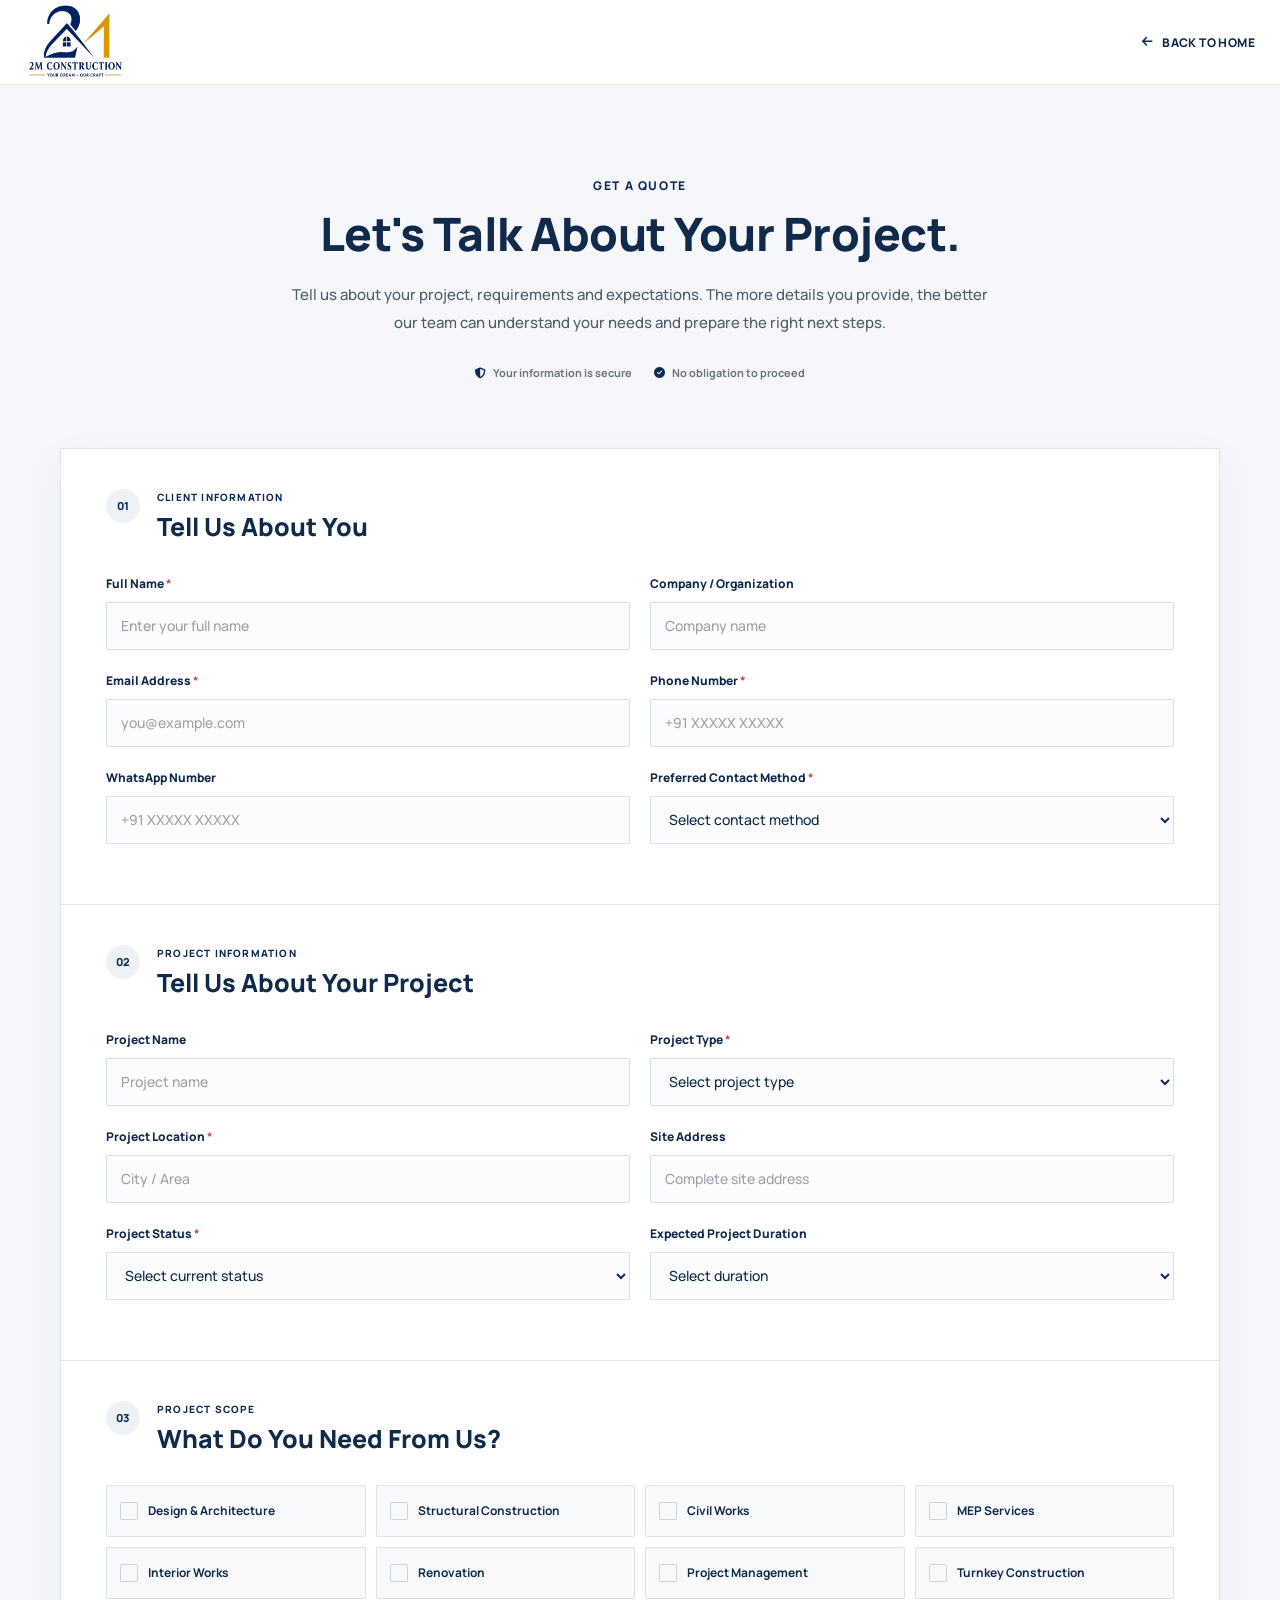
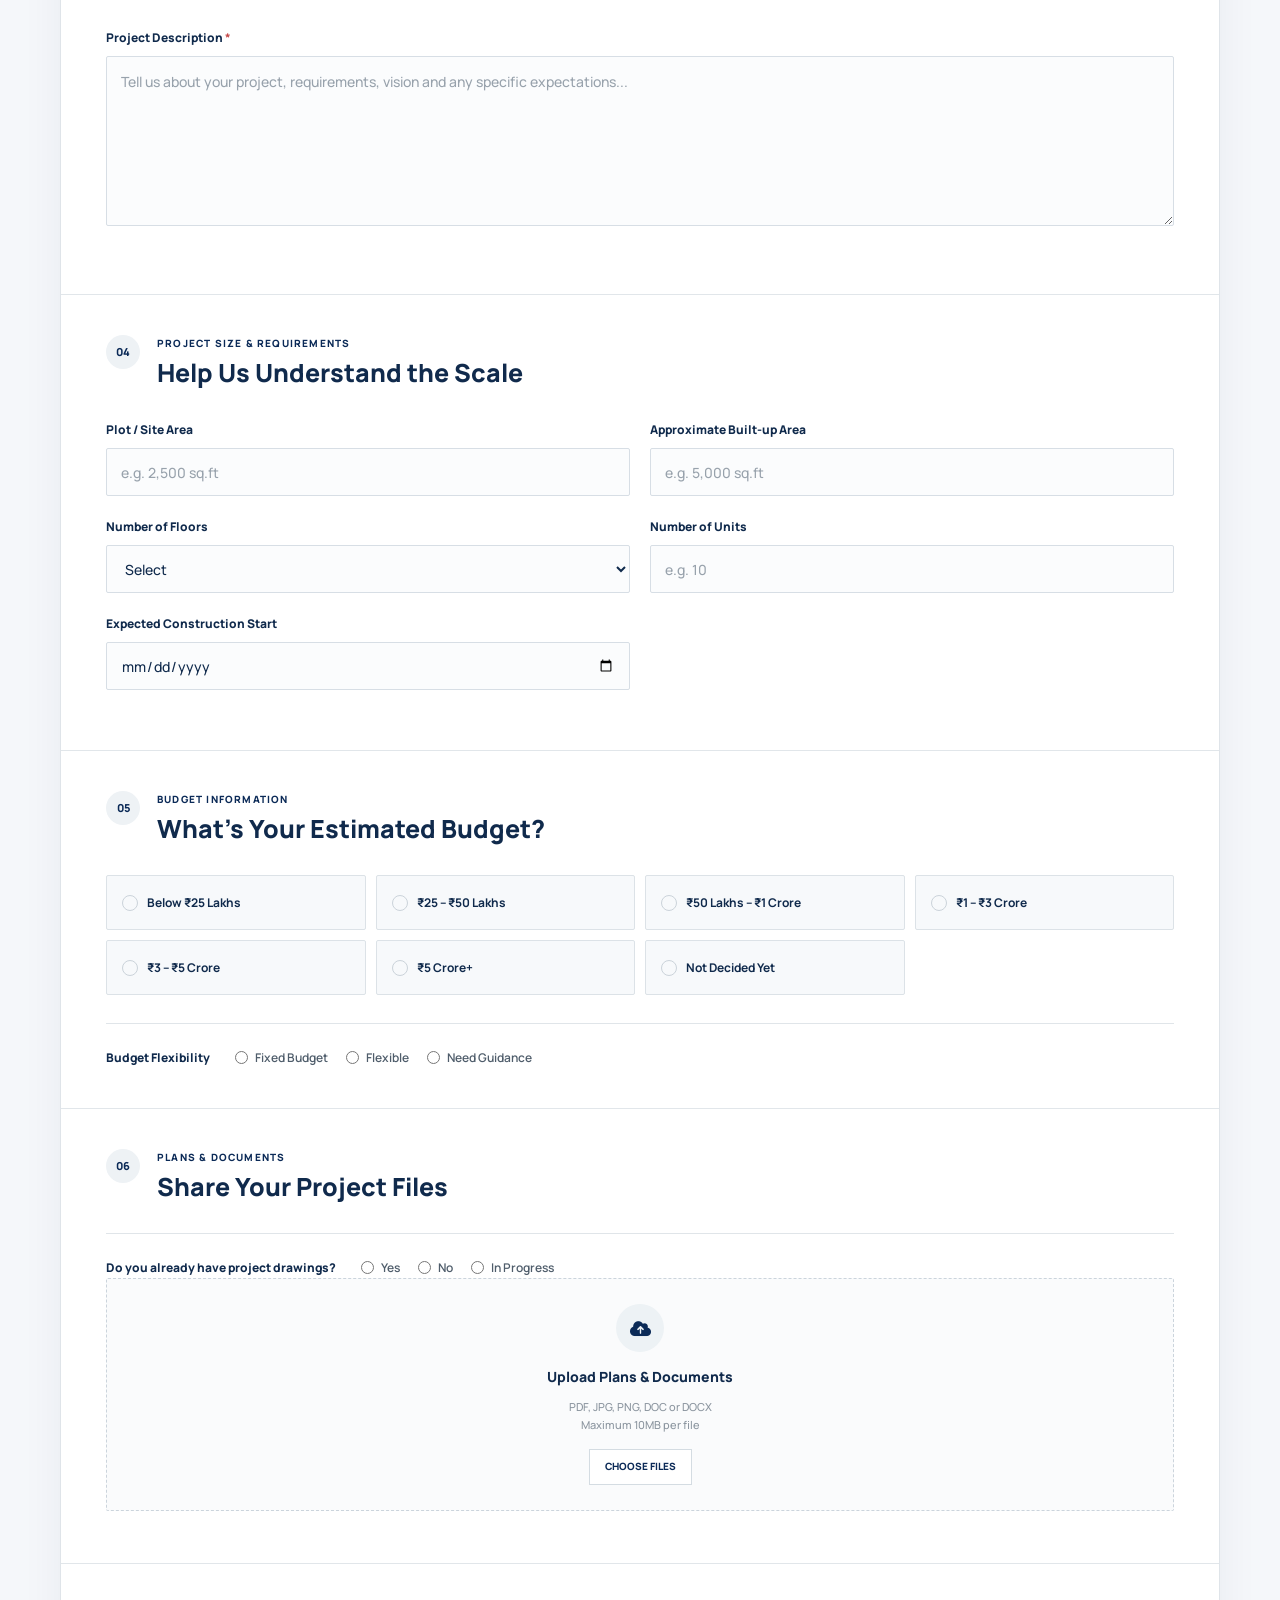
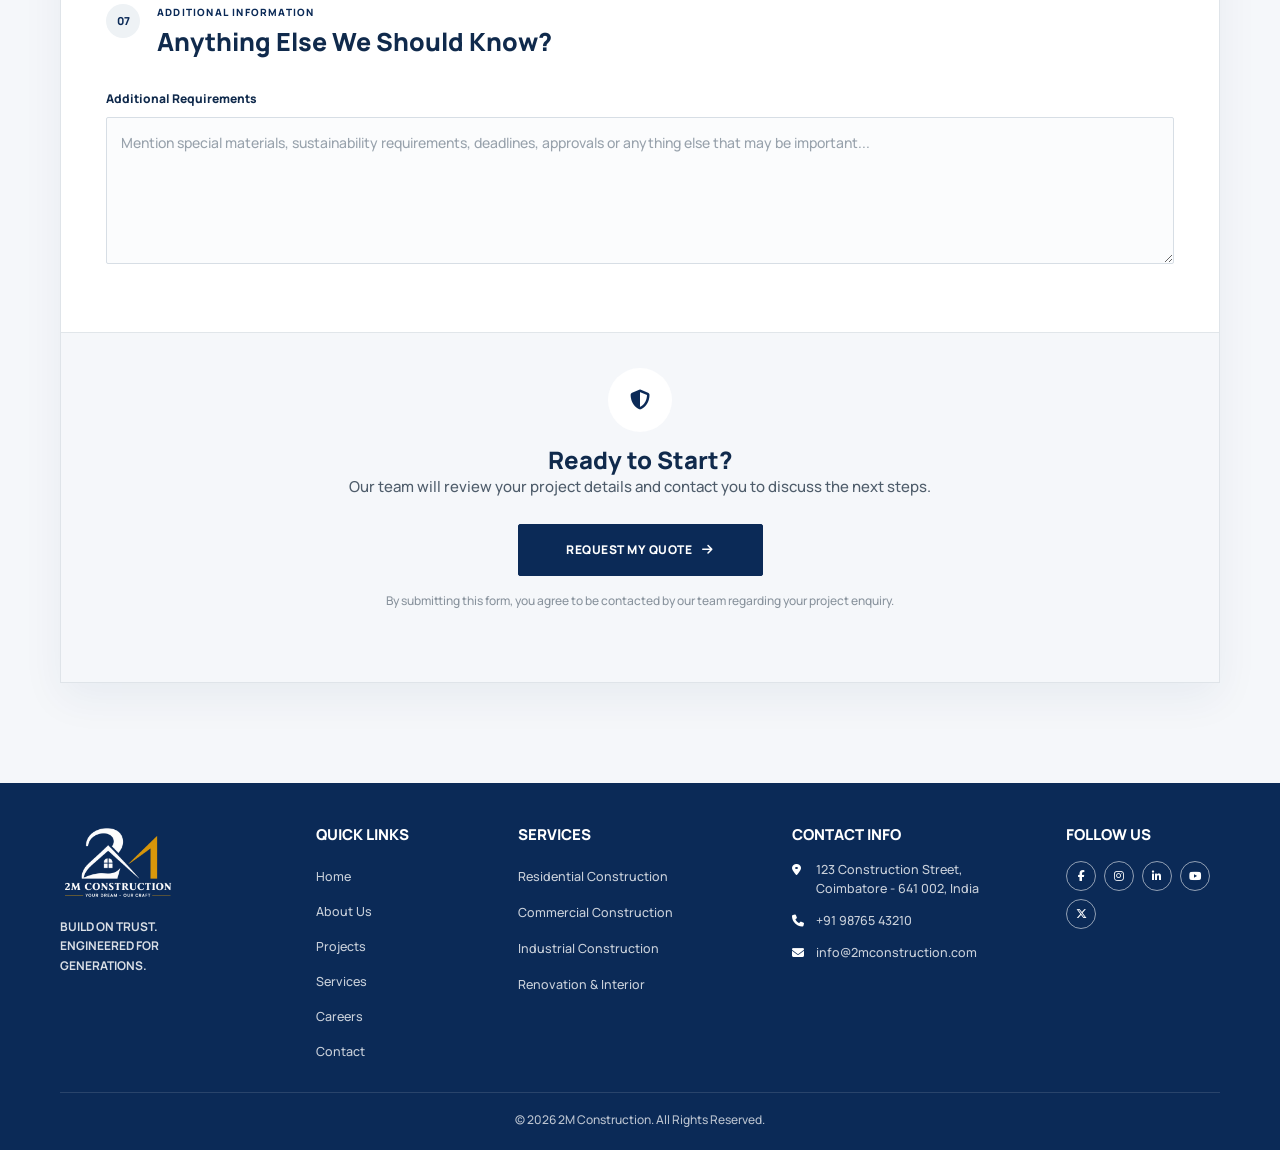
<file: get-quote.html>
<!DOCTYPE html>
<html lang="en">

<head>
    <meta charset="UTF-8">

    <meta name="viewport" content="width=device-width, initial-scale=1.0">

    <meta name="description" content="2M Construction - Building strong foundations for a better future.">

    <meta name="keywords"
        content="construction, residential construction, commercial construction, industrial construction">

    <meta name="author" content="2M Construction">

    <title>2M Construction</title>

    <!-- Google Font -->
    <link rel="preconnect" href="https://fonts.googleapis.com">
    <link rel="preconnect" href="https://fonts.gstatic.com" crossorigin>

    <link href="https://fonts.googleapis.com/css2?family=Manrope:wght@400;500;600;700;800&display=swap"
        rel="stylesheet">

    <link rel="icon" type="image/png" href="images/logo.png">

    <!-- Font Awesome -->
    <link rel="stylesheet" href="https://cdnjs.cloudflare.com/ajax/libs/font-awesome/6.7.2/css/all.min.css">

    <!-- Main CSS -->
    <link rel="stylesheet" href="css/style.css">

</head>

<body>


    <!-- =========================================================
     GET A QUOTE - HEADER
========================================================= -->

    <header class="quote-header">

        <div class="quote-header-container">

            <!-- Logo -->
            <a href="index.html" class="quote-logo">
                <img src="images/logo.png" alt="2M Construction">
            </a>


            <!-- Back Home -->
            <a href="index.html" class="quote-back-home">

                <i class="fa-solid fa-arrow-left"></i>

                <span>
                    Back to Home
                </span>

            </a>

        </div>

    </header>

    <!-- =========================================================
     GET A QUOTE PAGE
========================================================= -->

    <main class="quote-page">

        <!-- =====================================================
         INTRO
    ====================================================== -->

        <section class="quote-intro-section">

            <div class="container">

                <div class="quote-intro">

                    <span class="section-subtitle">
                        Get A Quote
                    </span>

                    <h1>
                        Let's Talk About
                        Your Project.
                    </h1>

                    <p>
                        Tell us about your project, requirements and
                        expectations. The more details you provide,
                        the better our team can understand your needs
                        and prepare the right next steps.
                    </p>

                    <div class="quote-trust">

                        <span>
                            <i class="fa-solid fa-shield-halved"></i>
                            Your information is secure
                        </span>

                        <span>
                            <i class="fa-solid fa-circle-check"></i>
                            No obligation to proceed
                        </span>

                    </div>

                </div>

            </div>

        </section>


        <!-- =====================================================
         QUOTE FORM
    ====================================================== -->

        <section class="quote-form-section">

            <div class="container">

                <form class="quote-form" id="quoteRequestForm" action="#" method="POST" enctype="multipart/form-data">


                    <!-- =================================================
                     01 - CLIENT INFORMATION
                ================================================== -->

                    <div class="quote-form-section">

                        <div class="quote-form-section-heading">

                            <span>
                                01
                            </span>

                            <div>

                                <small>
                                    Client Information
                                </small>

                                <h2>
                                    Tell Us About You
                                </h2>

                            </div>

                        </div>


                        <div class="quote-fields-grid">


                            <!-- Full Name -->

                            <div class="quote-field">

                                <label for="quoteName">
                                    Full Name <b>*</b>
                                </label>

                                <input type="text" id="quoteName" name="full_name" placeholder="Enter your full name"
                                    required>

                            </div>


                            <!-- Company -->

                            <div class="quote-field">

                                <label for="quoteCompany">
                                    Company / Organization
                                </label>

                                <input type="text" id="quoteCompany" name="company" placeholder="Company name">

                            </div>


                            <!-- Email -->

                            <div class="quote-field">

                                <label for="quoteEmail">
                                    Email Address <b>*</b>
                                </label>

                                <input type="email" id="quoteEmail" name="email" placeholder="you@example.com" required>

                            </div>


                            <!-- Phone -->

                            <div class="quote-field">

                                <label for="quotePhone">
                                    Phone Number <b>*</b>
                                </label>

                                <input type="tel" id="quotePhone" name="phone" placeholder="+91 XXXXX XXXXX" required>

                            </div>


                            <!-- WhatsApp -->

                            <div class="quote-field">

                                <label for="quoteWhatsapp">
                                    WhatsApp Number
                                </label>

                                <input type="tel" id="quoteWhatsapp" name="whatsapp" placeholder="+91 XXXXX XXXXX">

                            </div>


                            <!-- Preferred Contact -->

                            <div class="quote-field">

                                <label for="quoteContactMethod">
                                    Preferred Contact Method <b>*</b>
                                </label>

                                <select id="quoteContactMethod" name="preferred_contact" required>

                                    <option value="" selected disabled>
                                        Select contact method
                                    </option>

                                    <option value="phone">
                                        Phone
                                    </option>

                                    <option value="email">
                                        Email
                                    </option>

                                    <option value="whatsapp">
                                        WhatsApp
                                    </option>

                                </select>

                            </div>

                        </div>

                    </div>


                    <!-- =================================================
                     02 - PROJECT INFORMATION
                ================================================== -->

                    <div class="quote-form-section">

                        <div class="quote-form-section-heading">

                            <span>
                                02
                            </span>

                            <div>

                                <small>
                                    Project Information
                                </small>

                                <h2>
                                    Tell Us About Your Project
                                </h2>

                            </div>

                        </div>


                        <div class="quote-fields-grid">


                            <!-- Project Name -->

                            <div class="quote-field">

                                <label for="projectName">
                                    Project Name
                                </label>

                                <input type="text" id="projectName" name="project_name" placeholder="Project name">

                            </div>


                            <!-- Project Type -->

                            <div class="quote-field">

                                <label for="quoteProjectType">
                                    Project Type <b>*</b>
                                </label>

                                <select id="quoteProjectType" name="project_type" required>

                                    <option value="" selected disabled>
                                        Select project type
                                    </option>

                                    <option value="residential">
                                        Residential
                                    </option>

                                    <option value="commercial">
                                        Commercial
                                    </option>

                                    <option value="industrial">
                                        Industrial
                                    </option>

                                    <option value="renovation">
                                        Renovation / Remodeling
                                    </option>

                                    <option value="interior">
                                        Interior / Fit-out
                                    </option>

                                    <option value="other">
                                        Other
                                    </option>

                                </select>

                            </div>


                            <!-- Project Location -->

                            <div class="quote-field">

                                <label for="projectLocation">
                                    Project Location <b>*</b>
                                </label>

                                <input type="text" id="projectLocation" name="project_location"
                                    placeholder="City / Area" required>

                            </div>


                            <!-- Site Address -->

                            <div class="quote-field">

                                <label for="siteAddress">
                                    Site Address
                                </label>

                                <input type="text" id="siteAddress" name="site_address"
                                    placeholder="Complete site address">

                            </div>


                            <!-- Project Status -->

                            <div class="quote-field">

                                <label for="projectStatus">
                                    Project Status <b>*</b>
                                </label>

                                <select id="projectStatus" name="project_status" required>

                                    <option value="" selected disabled>
                                        Select current status
                                    </option>

                                    <option value="new">
                                        New Project
                                    </option>

                                    <option value="planning">
                                        Planning Stage
                                    </option>

                                    <option value="design-completed">
                                        Design Completed
                                    </option>

                                    <option value="construction-ready">
                                        Construction Ready
                                    </option>

                                    <option value="renovation">
                                        Renovation
                                    </option>

                                </select>

                            </div>


                            <!-- Project Duration -->

                            <div class="quote-field">

                                <label for="projectDuration">
                                    Expected Project Duration
                                </label>

                                <select id="projectDuration" name="project_duration">

                                    <option value="" selected>
                                        Select duration
                                    </option>

                                    <option value="under-3-months">
                                        Under 3 Months
                                    </option>

                                    <option value="3-6-months">
                                        3 – 6 Months
                                    </option>

                                    <option value="6-12-months">
                                        6 – 12 Months
                                    </option>

                                    <option value="12-18-months">
                                        12 – 18 Months
                                    </option>

                                    <option value="18-plus-months">
                                        18+ Months
                                    </option>

                                    <option value="not-sure">
                                        Not Sure Yet
                                    </option>

                                </select>

                            </div>

                        </div>

                    </div>


                    <!-- =================================================
                     03 - PROJECT SCOPE
                ================================================== -->

                    <div class="quote-form-section">

                        <div class="quote-form-section-heading">

                            <span>
                                03
                            </span>

                            <div>

                                <small>
                                    Project Scope
                                </small>

                                <h2>
                                    What Do You Need From Us?
                                </h2>

                            </div>

                        </div>


                        <div class="quote-checkbox-grid">


                            <label class="quote-checkbox">

                                <input type="checkbox" name="services[]" value="design-architecture">

                                <span class="quote-checkmark">
                                    <i class="fa-solid fa-check"></i>
                                </span>

                                <span>
                                    Design &amp; Architecture
                                </span>

                            </label>


                            <label class="quote-checkbox">

                                <input type="checkbox" name="services[]" value="structural-construction">

                                <span class="quote-checkmark">
                                    <i class="fa-solid fa-check"></i>
                                </span>

                                <span>
                                    Structural Construction
                                </span>

                            </label>


                            <label class="quote-checkbox">

                                <input type="checkbox" name="services[]" value="civil-works">

                                <span class="quote-checkmark">
                                    <i class="fa-solid fa-check"></i>
                                </span>

                                <span>
                                    Civil Works
                                </span>

                            </label>


                            <label class="quote-checkbox">

                                <input type="checkbox" name="services[]" value="mep">

                                <span class="quote-checkmark">
                                    <i class="fa-solid fa-check"></i>
                                </span>

                                <span>
                                    MEP Services
                                </span>

                            </label>


                            <label class="quote-checkbox">

                                <input type="checkbox" name="services[]" value="interior">

                                <span class="quote-checkmark">
                                    <i class="fa-solid fa-check"></i>
                                </span>

                                <span>
                                    Interior Works
                                </span>

                            </label>


                            <label class="quote-checkbox">

                                <input type="checkbox" name="services[]" value="renovation">

                                <span class="quote-checkmark">
                                    <i class="fa-solid fa-check"></i>
                                </span>

                                <span>
                                    Renovation
                                </span>

                            </label>


                            <label class="quote-checkbox">

                                <input type="checkbox" name="services[]" value="project-management">

                                <span class="quote-checkmark">
                                    <i class="fa-solid fa-check"></i>
                                </span>

                                <span>
                                    Project Management
                                </span>

                            </label>


                            <label class="quote-checkbox">

                                <input type="checkbox" name="services[]" value="turnkey">

                                <span class="quote-checkmark">
                                    <i class="fa-solid fa-check"></i>
                                </span>

                                <span>
                                    Turnkey Construction
                                </span>

                            </label>

                        </div>


                        <!-- Project Description -->

                        <div class="quote-field quote-full-field">

                            <label for="projectDescription">
                                Project Description <b>*</b>
                            </label>

                            <textarea id="projectDescription" name="project_description" rows="6"
                                placeholder="Tell us about your project, requirements, vision and any specific expectations..."
                                required></textarea>

                        </div>

                    </div>


                    <!-- =================================================
                     04 - PROJECT SIZE
                ================================================== -->

                    <div class="quote-form-section">

                        <div class="quote-form-section-heading">

                            <span>
                                04
                            </span>

                            <div>

                                <small>
                                    Project Size &amp; Requirements
                                </small>

                                <h2>
                                    Help Us Understand the Scale
                                </h2>

                            </div>

                        </div>


                        <div class="quote-fields-grid">


                            <!-- Plot Area -->

                            <div class="quote-field">

                                <label for="plotArea">
                                    Plot / Site Area
                                </label>

                                <input type="text" id="plotArea" name="plot_area" placeholder="e.g. 2,500 sq.ft">

                            </div>


                            <!-- Built-up Area -->

                            <div class="quote-field">

                                <label for="builtupArea">
                                    Approximate Built-up Area
                                </label>

                                <input type="text" id="builtupArea" name="builtup_area" placeholder="e.g. 5,000 sq.ft">

                            </div>


                            <!-- Floors -->

                            <div class="quote-field">

                                <label for="numberOfFloors">
                                    Number of Floors
                                </label>

                                <select id="numberOfFloors" name="number_of_floors">

                                    <option value="" selected>
                                        Select
                                    </option>

                                    <option value="ground">
                                        Ground Floor
                                    </option>

                                    <option value="g+1">
                                        G + 1
                                    </option>

                                    <option value="g+2">
                                        G + 2
                                    </option>

                                    <option value="g+3">
                                        G + 3
                                    </option>

                                    <option value="g+4">
                                        G + 4
                                    </option>

                                    <option value="g+5-plus">
                                        G + 5 or More
                                    </option>

                                </select>

                            </div>


                            <!-- Units -->

                            <div class="quote-field">

                                <label for="numberOfUnits">
                                    Number of Units
                                </label>

                                <input type="number" id="numberOfUnits" name="number_of_units" placeholder="e.g. 10"
                                    min="1">

                            </div>


                            <!-- Start Date -->

                            <div class="quote-field">

                                <label for="startDate">
                                    Expected Construction Start
                                </label>

                                <input type="date" id="startDate" name="start_date">

                            </div>

                        </div>

                    </div>


                    <!-- =================================================
                     05 - BUDGET
                ================================================== -->

                    <div class="quote-form-section">

                        <div class="quote-form-section-heading">

                            <span>
                                05
                            </span>

                            <div>

                                <small>
                                    Budget Information
                                </small>

                                <h2>
                                    What's Your Estimated Budget?
                                </h2>

                            </div>

                        </div>


                        <div class="quote-budget-grid">

                            <label class="quote-budget-option">

                                <input type="radio" name="budget" value="below-25-lakhs" required>

                                <span>
                                    Below ₹25 Lakhs
                                </span>

                            </label>


                            <label class="quote-budget-option">

                                <input type="radio" name="budget" value="25-50-lakhs">

                                <span>
                                    ₹25 – ₹50 Lakhs
                                </span>

                            </label>


                            <label class="quote-budget-option">

                                <input type="radio" name="budget" value="50-lakh-1-crore">

                                <span>
                                    ₹50 Lakhs – ₹1 Crore
                                </span>

                            </label>


                            <label class="quote-budget-option">

                                <input type="radio" name="budget" value="1-3-crore">

                                <span>
                                    ₹1 – ₹3 Crore
                                </span>

                            </label>


                            <label class="quote-budget-option">

                                <input type="radio" name="budget" value="3-5-crore">

                                <span>
                                    ₹3 – ₹5 Crore
                                </span>

                            </label>


                            <label class="quote-budget-option">

                                <input type="radio" name="budget" value="5-crore-plus">

                                <span>
                                    ₹5 Crore+
                                </span>

                            </label>


                            <label class="quote-budget-option">

                                <input type="radio" name="budget" value="not-decided">

                                <span>
                                    Not Decided Yet
                                </span>

                            </label>

                        </div>


                        <!-- Budget Flexibility -->

                        <div class="quote-budget-flexibility">

                            <label>
                                Budget Flexibility
                            </label>

                            <div>

                                <label class="quote-radio-inline">

                                    <input type="radio" name="budget_flexibility" value="fixed">

                                    <span>
                                        Fixed Budget
                                    </span>

                                </label>


                                <label class="quote-radio-inline">

                                    <input type="radio" name="budget_flexibility" value="flexible">

                                    <span>
                                        Flexible
                                    </span>

                                </label>


                                <label class="quote-radio-inline">

                                    <input type="radio" name="budget_flexibility" value="guidance">

                                    <span>
                                        Need Guidance
                                    </span>

                                </label>

                            </div>

                        </div>

                    </div>


                    <!-- =================================================
                     06 - DOCUMENTS
                ================================================== -->

                    <div class="quote-form-section">

                        <div class="quote-form-section-heading">

                            <span>
                                06
                            </span>

                            <div>

                                <small>
                                    Plans &amp; Documents
                                </small>

                                <h2>
                                    Share Your Project Files
                                </h2>

                            </div>

                        </div>


                        <!-- Drawing Status -->

                        <div class="quote-document-status">

                            <label>
                                Do you already have project drawings?
                            </label>

                            <div>

                                <label class="quote-radio-inline">

                                    <input type="radio" name="has_drawings" value="yes">

                                    <span>
                                        Yes
                                    </span>

                                </label>


                                <label class="quote-radio-inline">

                                    <input type="radio" name="has_drawings" value="no">

                                    <span>
                                        No
                                    </span>

                                </label>


                                <label class="quote-radio-inline">

                                    <input type="radio" name="has_drawings" value="in-progress">

                                    <span>
                                        In Progress
                                    </span>

                                </label>

                            </div>

                        </div>


                        <!-- File Upload -->

                        <div class="quote-upload">

                            <input type="file" id="quoteDocuments" name="documents[]" multiple
                                accept=".pdf,.jpg,.jpeg,.png,.doc,.docx">

                            <label for="quoteDocuments">

                                <span class="quote-upload-icon">
                                    <i class="fa-solid fa-cloud-arrow-up"></i>
                                </span>

                                <strong>
                                    Upload Plans &amp; Documents
                                </strong>

                                <small>
                                    PDF, JPG, PNG, DOC or DOCX
                                    <br>
                                    Maximum 10MB per file
                                </small>

                                <span class="quote-upload-btn">
                                    Choose Files
                                </span>

                            </label>

                        </div>


                        <div class="quote-file-list" id="quoteFileList"></div>

                    </div>


                    <!-- =================================================
                     07 - ADDITIONAL REQUIREMENTS
                ================================================== -->

                    <div class="quote-form-section">

                        <div class="quote-form-section-heading">

                            <span>
                                07
                            </span>

                            <div>

                                <small>
                                    Additional Information
                                </small>

                                <h2>
                                    Anything Else We Should Know?
                                </h2>

                            </div>

                        </div>


                        <div class="quote-field quote-full-field">

                            <label for="additionalRequirements">
                                Additional Requirements
                            </label>

                            <textarea id="additionalRequirements" name="additional_requirements" rows="5"
                                placeholder="Mention special materials, sustainability requirements, deadlines, approvals or anything else that may be important..."></textarea>

                        </div>

                    </div>


                    <!-- =================================================
                     SUBMIT
                ================================================== -->

                    <div class="quote-submit-section">

                        <div class="quote-submit-content">

                            <i class="fa-solid fa-shield-halved"></i>

                            <div>

                                <h3>
                                    Ready to Start?
                                </h3>

                                <p>
                                    Our team will review your project details
                                    and contact you to discuss the next steps.
                                </p>

                            </div>

                        </div>


                        <button type="submit" class="quote-submit-btn">

                            Request My Quote

                            <i class="fa-solid fa-arrow-right"></i>

                        </button>


                        <p class="quote-submit-note">
                            By submitting this form, you agree to be contacted
                            by our team regarding your project enquiry.
                        </p>

                        <p class="quote-success-message" id="quoteSuccessMessage"></p>

                    </div>

                </form>

            </div>

        </section>

    </main>






    <!-- =========================================================
     FOOTER
========================================================= -->

    <footer class="site-footer">

        <div class="container">

            <div class="footer-main">

                <!-- =================================================
                 BRAND
            ================================================== -->

                <div class="footer-brand">

                    <a href="index.html" class="footer-logo">
                        <img src="images/logo-white.png" alt="2M Construction">
                    </a>

                    <p>
                        BUILD ON TRUST.<br>
                        ENGINEERED FOR<br>
                        GENERATIONS.
                    </p>

                </div>


                <!-- =================================================
                 QUICK LINKS
            ================================================== -->

                <div class="footer-column">

                    <h3>
                        Quick Links
                    </h3>

                    <ul>

                        <li>
                            <a href="index.html">
                                Home
                            </a>
                        </li>

                        <li>
                            <a href="about.html">
                                About Us
                            </a>
                        </li>

                        <li>
                            <a href="projects.html">
                                Projects
                            </a>
                        </li>

                        <li>
                            <a href="services.html">
                                Services
                            </a>
                        </li>

                        <li>
                            <a href="careers.html">
                                Careers
                            </a>
                        </li>

                        <li>
                            <a href="contact.html">
                                Contact
                            </a>
                        </li>

                    </ul>

                </div>


                <!-- =================================================
                 SERVICES
            ================================================== -->

                <div class="footer-column footer-services">

                    <h3>
                        Services
                    </h3>

                    <ul>

                        <li>
                            <a href="services.html">
                                Residential Construction
                            </a>
                        </li>

                        <li>
                            <a href="services.html">
                                Commercial Construction
                            </a>
                        </li>

                        <li>
                            <a href="services.html">
                                Industrial Construction
                            </a>
                        </li>

                        <li>
                            <a href="services.html">
                                Renovation &amp; Interior
                            </a>
                        </li>

                    </ul>

                </div>


                <!-- =================================================
                 CONTACT INFO
            ================================================== -->

                <div class="footer-column footer-contact">

                    <h3>
                        Contact Info
                    </h3>

                    <ul>

                        <li>
                            <i class="fa-solid fa-location-dot"></i>

                            <span>
                                123 Construction Street,<br>
                                Coimbatore - 641 002, India
                            </span>
                        </li>

                        <li>
                            <i class="fa-solid fa-phone"></i>

                            <a href="tel:+919876543210">
                                +91 98765 43210
                            </a>
                        </li>

                        <li>
                            <i class="fa-solid fa-envelope"></i>

                            <a href="mailto:info@2mconstruction.com">
                                info@2mconstruction.com
                            </a>
                        </li>

                    </ul>

                </div>


                <!-- =================================================
                 FOLLOW US
            ================================================== -->

                <div class="footer-column footer-follow">

                    <h3>
                        Follow Us
                    </h3>

                    <div class="footer-social-links">

                        <a href="#" aria-label="Facebook">
                            <i class="fa-brands fa-facebook-f"></i>
                        </a>

                        <a href="#" aria-label="Instagram">
                            <i class="fa-brands fa-instagram"></i>
                        </a>

                        <a href="#" aria-label="LinkedIn">
                            <i class="fa-brands fa-linkedin-in"></i>
                        </a>

                        <a href="#" aria-label="YouTube">
                            <i class="fa-brands fa-youtube"></i>
                        </a>

                        <a href="#" aria-label="X">
                            <i class="fa-brands fa-x-twitter"></i>
                        </a>

                    </div>

                </div>

            </div>


            <!-- =================================================
             COPYRIGHT
        ================================================== -->

            <div class="footer-bottom">

                <p>
                    © 2026 2M Construction. All Rights Reserved.
                </p>

            </div>

        </div>

    </footer>

    <script src="js/main.js"></script>

</body>

</html>
</file>
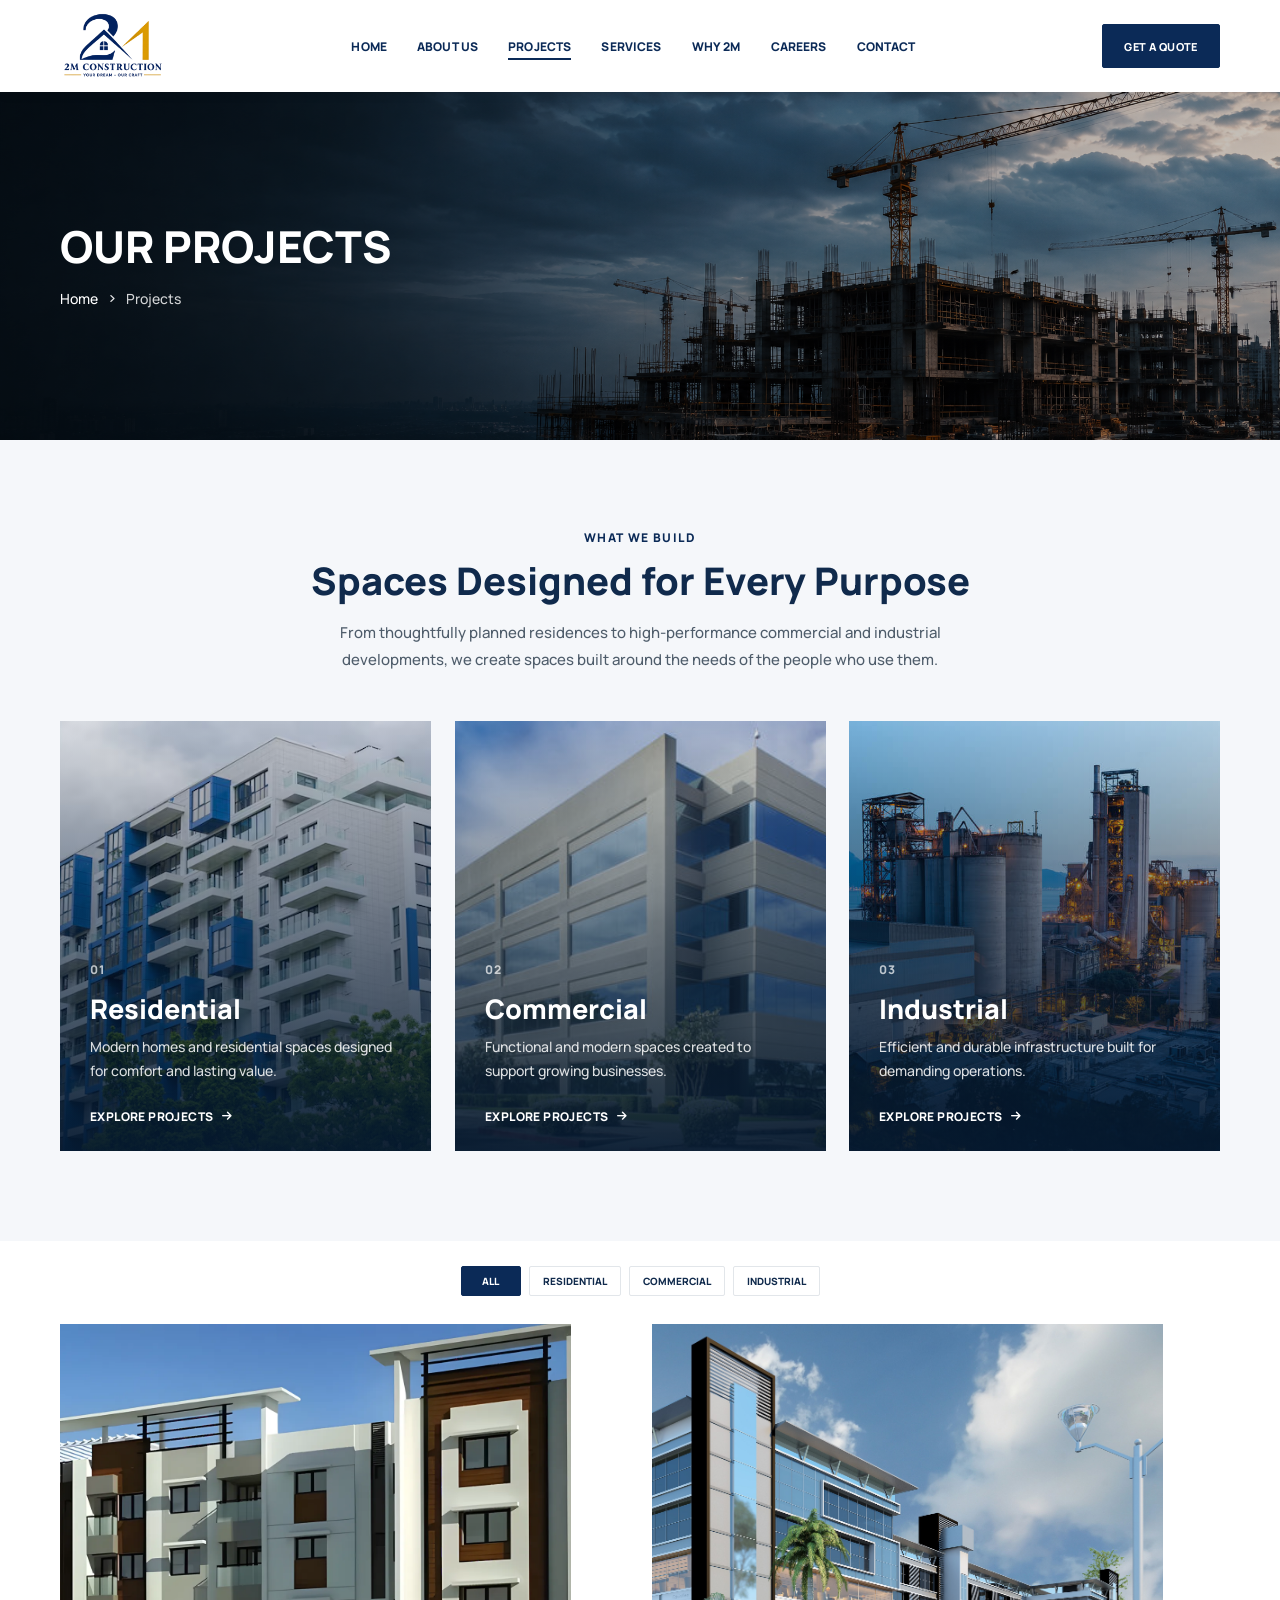
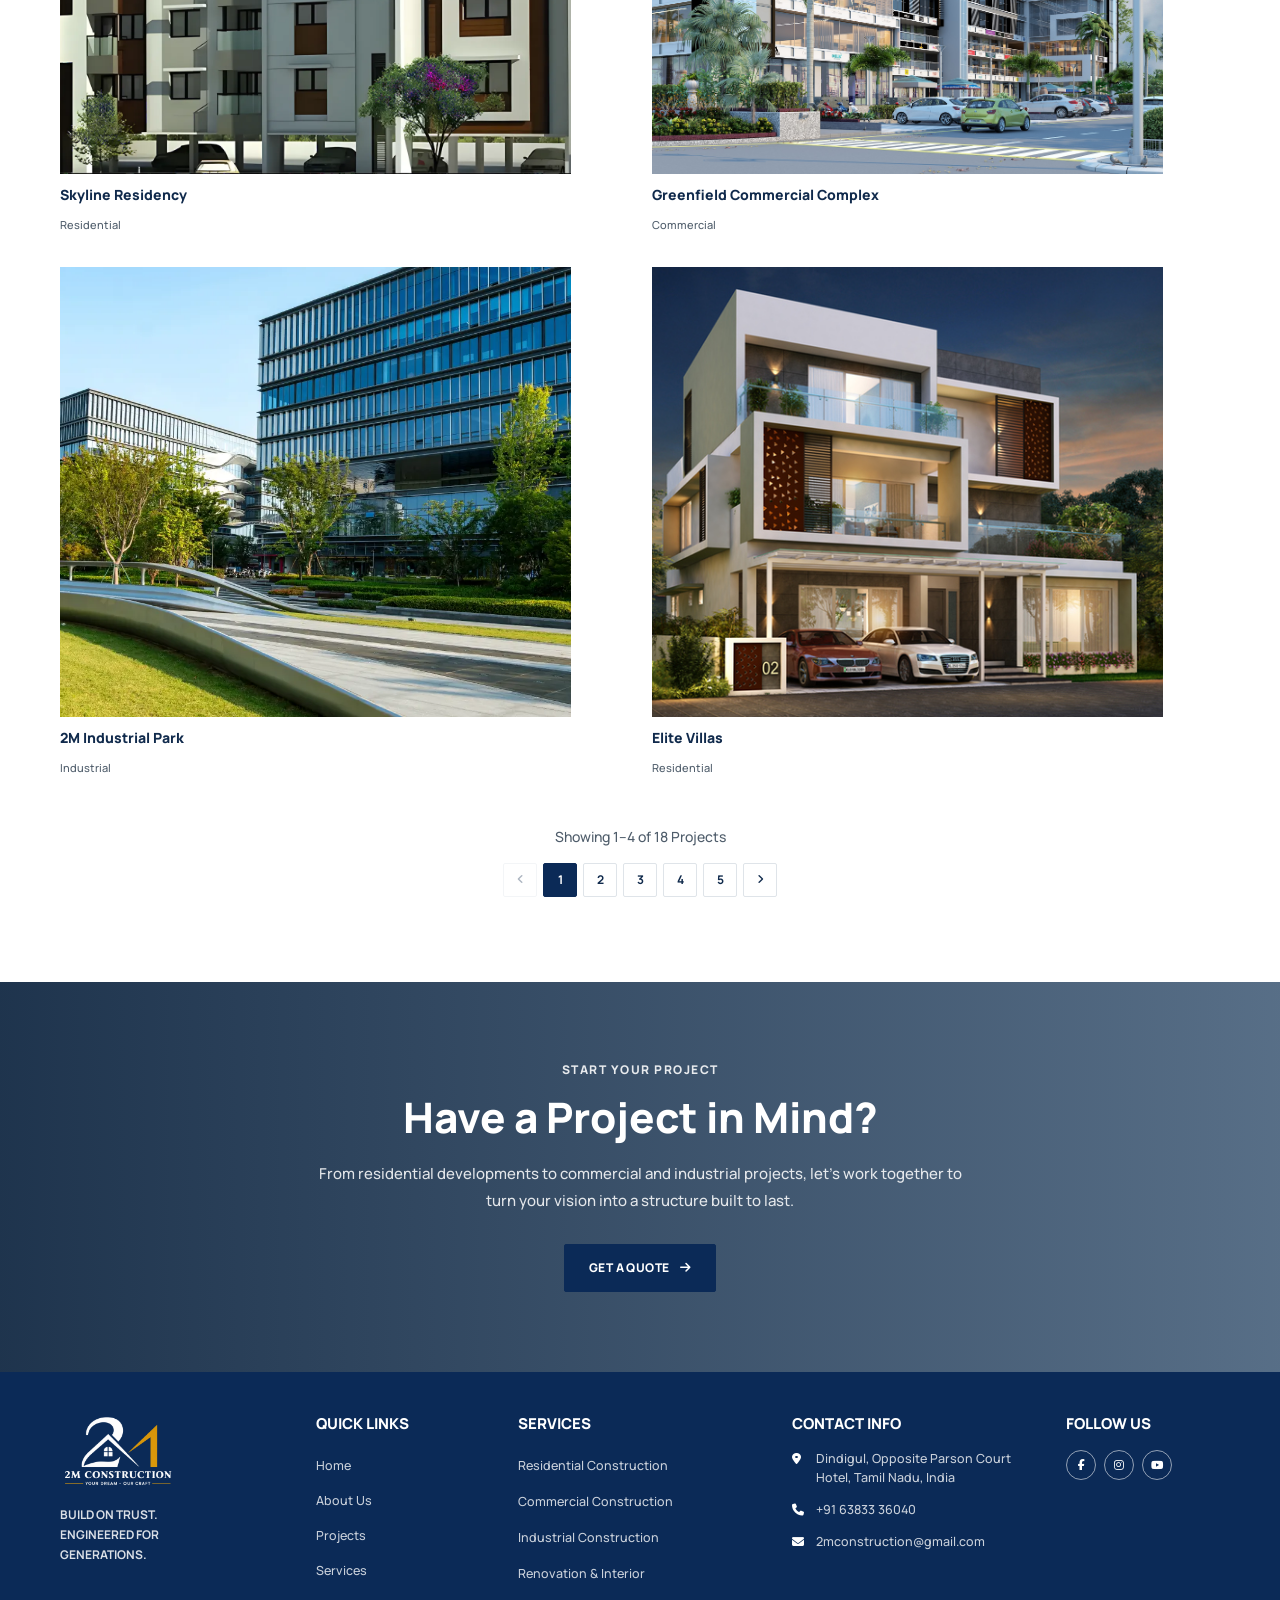
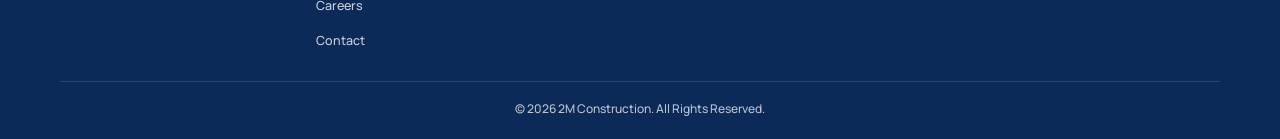
<file: projects.html>
<!DOCTYPE html>
<html lang="en">

<head>
    <meta charset="UTF-8">

    <meta name="viewport" content="width=device-width, initial-scale=1.0">

    <meta name="description" content="2M Construction - Building strong foundations for a better future.">

    <meta name="keywords"
        content="construction, residential construction, commercial construction, industrial construction">

    <meta name="author" content="2M Construction">

    <title>2M Construction</title>

    <!-- Google Font -->
    <link rel="preconnect" href="https://fonts.googleapis.com">
    <link rel="preconnect" href="https://fonts.gstatic.com" crossorigin>

    <link href="https://fonts.googleapis.com/css2?family=Manrope:wght@400;500;600;700;800&display=swap"
        rel="stylesheet">

    <link rel="icon" type="image/png" href="images/logo.png">

    <!-- Font Awesome -->
    <link rel="stylesheet" href="https://cdnjs.cloudflare.com/ajax/libs/font-awesome/6.7.2/css/all.min.css">

    <!-- Main CSS -->
    <link rel="stylesheet" href="css/style.css">

</head>

<body>

    <!-- =========================================================
     HOME HEADER
========================================================= -->

    <header class="site-header inner-page-header" id="siteHeader">

        <div class="container header-container">

            <!-- Logo -->
            <a href="index.html" class="site-logo" aria-label="2M Construction Home">
                <img src="images/logo.png" alt="2M Construction Logo">
            </a>

            <!-- Desktop Navigation -->
            <nav class="main-navigation" aria-label="Main Navigation">

                <ul class="nav-menu">

                    <li>
                        <a href="index.html">Home</a>
                    </li>

                    <li>
                        <a href="about.html">About Us</a>
                    </li>

                    <li>
                        <a href="projects.html" class="active">Projects</a>
                    </li>

                    <li>
                        <a href="services.html">Services</a>
                    </li>

                    <li>
                        <a href="why-us.html">Why 2M</a>
                    </li>

                    <li>
                        <a href="careers.html">Careers</a>
                    </li>

                    <li>
                        <a href="contact.html">Contact</a>
                    </li>

                </ul>

            </nav>


            <!-- Header Actions -->
            <div class="header-actions">
                <a href="get-quote.html" class="header-quote-btn">
                    Get a Quote
                </a>

                <!-- Mobile Toggle -->
                <button class="menu-toggle" id="menuToggle" type="button" aria-label="Open navigation"
                    aria-expanded="false">
                    <span></span>
                    <span></span>
                    <span></span>
                </button>
            </div>

        </div>

    </header>

    <!-- =========================================================
     INNER PAGE HERO
========================================================= -->

    <section class="inner-page-hero projects-hero">

        <div class="inner-page-hero-overlay"></div>

        <div class="container">

            <div class="inner-page-hero-content">

                <h1>
                    Our Projects
                </h1>

                <div class="breadcrumb">

                    <a href="index.html">
                        Home
                    </a>

                    <span>
                        <i class="fa-solid fa-angle-right"></i>
                    </span>

                    <span class="current-page">
                        Projects
                    </span>

                </div>

            </div>

        </div>

    </section>


    <!-- =========================================================
     WHAT WE BUILD
========================================================= -->

    <section class="what-we-build-section">

        <div class="container">

            <!-- Section Heading -->
            <div class="what-we-build-heading">

                <span class="section-subtitle">
                    What We Build
                </span>

                <h2>
                    Spaces Designed for Every Purpose
                </h2>

                <p>
                    From thoughtfully planned residences to high-performance
                    commercial and industrial developments, we create spaces
                    built around the needs of the people who use them.
                </p>

            </div>


            <!-- Category Cards -->
            <div class="build-category-grid">


                <!-- Residential -->
                <a href="#projects" class="build-category-card">

                    <img src="images/residential-project.jpg" alt="Residential construction projects">

                    <div class="build-category-overlay"></div>

                    <div class="build-category-content">

                        <span class="build-number">
                            01
                        </span>

                        <h3>
                            Residential
                        </h3>

                        <p>
                            Modern homes and residential spaces
                            designed for comfort and lasting value.
                        </p>

                        <span class="build-explore">
                            Explore Projects
                            <i class="fa-solid fa-arrow-right"></i>
                        </span>

                    </div>

                </a>


                <!-- Commercial -->
                <a href="#projects" class="build-category-card">

                    <img src="images/commercial-project.jpg" alt="Commercial construction projects">

                    <div class="build-category-overlay"></div>

                    <div class="build-category-content">

                        <span class="build-number">
                            02
                        </span>

                        <h3>
                            Commercial
                        </h3>

                        <p>
                            Functional and modern spaces created
                            to support growing businesses.
                        </p>

                        <span class="build-explore">
                            Explore Projects
                            <i class="fa-solid fa-arrow-right"></i>
                        </span>

                    </div>

                </a>


                <!-- Industrial -->
                <a href="#projects" class="build-category-card">

                    <img src="images/industrial-project.jpg" alt="Industrial construction projects">

                    <div class="build-category-overlay"></div>

                    <div class="build-category-content">

                        <span class="build-number">
                            03
                        </span>

                        <h3>
                            Industrial
                        </h3>

                        <p>
                            Efficient and durable infrastructure
                            built for demanding operations.
                        </p>

                        <span class="build-explore">
                            Explore Projects
                            <i class="fa-solid fa-arrow-right"></i>
                        </span>

                    </div>

                </a>

            </div>

        </div>

    </section>

    <!-- =========================================================
     PROJECTS SECTION
========================================================= -->

    <section class="projects-section">

        <div class="container">

            <!-- =================================================
             PROJECT FILTER
        ================================================== -->

            <div class="project-filters">

                <button type="button" class="project-filter active" data-filter="all">
                    All
                </button>

                <button type="button" class="project-filter" data-filter="residential">
                    Residential
                </button>

                <button type="button" class="project-filter" data-filter="commercial">
                    Commercial
                </button>

                <button type="button" class="project-filter" data-filter="industrial">
                    Industrial
                </button>

            </div>


            <!-- =================================================
             PROJECT GRID
        ================================================== -->

            <div class="projects-grid">


                <!-- Project 01 -->
                <article class="project-card" data-category="residential">

                    <a href="project-details.html" class="project-image">

                        <img src="images/project-01.jpg" alt="Skyline Residency">

                    </a>

                    <div class="project-info">

                        <h3>
                            <a href="project-details.html">
                                Skyline Residency
                            </a>
                        </h3>

                        <span>
                            Residential
                        </span>

                    </div>

                </article>


                <!-- Project 02 -->
                <article class="project-card" data-category="commercial">

                    <a href="project-details.html" class="project-image">

                        <img src="images/project-02.jpg" alt="Greenfield Commercial Complex">

                    </a>

                    <div class="project-info">

                        <h3>
                            <a href="project-details.html">
                                Greenfield Commercial Complex
                            </a>
                        </h3>

                        <span>
                            Commercial
                        </span>

                    </div>

                </article>


                <!-- Project 03 -->
                <article class="project-card" data-category="industrial">

                    <a href="project-details.html" class="project-image">

                        <img src="images/project-03.jpg" alt="2M Industrial Park">

                    </a>

                    <div class="project-info">

                        <h3>
                            <a href="project-details.html">
                                2M Industrial Park
                            </a>
                        </h3>

                        <span>
                            Industrial
                        </span>

                    </div>

                </article>


                <!-- Project 04 -->
                <article class="project-card" data-category="residential">

                    <a href="project-details.html" class="project-image">

                        <img src="images/project-04.jpg" alt="Elite Villas">

                    </a>

                    <div class="project-info">

                        <h3>
                            <a href="project-details.html">
                                Elite Villas
                            </a>
                        </h3>

                        <span>
                            Residential
                        </span>

                    </div>

                </article>


                <!-- Project 05 -->
                <article class="project-card" data-category="commercial">

                    <a href="project-details.html" class="project-image">

                        <img src="images/project-05.jpg" alt="Urban Business Hub">

                    </a>

                    <div class="project-info">

                        <h3>
                            <a href="project-details.html">
                                Urban Business Hub
                            </a>
                        </h3>

                        <span>
                            Commercial
                        </span>

                    </div>

                </article>


                <!-- Project 06 -->
                <article class="project-card" data-category="residential">

                    <a href="project-details.html" class="project-image">

                        <img src="images/project-06.jpg" alt="Golden Heights Apartments">

                    </a>

                    <div class="project-info">

                        <h3>
                            <a href="project-details.html">
                                Golden Heights Apartments
                            </a>
                        </h3>

                        <span>
                            Residential
                        </span>

                    </div>

                </article>


                <!-- Project 07 -->
                <article class="project-card" data-category="commercial">

                    <a href="project-details.html" class="project-image">

                        <img src="images/project-07.jpg" alt="Modern Office Spaces">

                    </a>

                    <div class="project-info">

                        <h3>
                            <a href="project-details.html">
                                Modern Office Spaces
                            </a>
                        </h3>

                        <span>
                            Commercial
                        </span>

                    </div>

                </article>


                <!-- Project 08 -->
                <article class="project-card" data-category="industrial">

                    <a href="project-details.html" class="project-image">

                        <img src="images/project-08.jpg" alt="Precision Manufacturing Unit">

                    </a>

                    <div class="project-info">

                        <h3>
                            <a href="project-details.html">
                                Precision Manufacturing Unit
                            </a>
                        </h3>

                        <span>
                            Industrial
                        </span>

                    </div>

                </article>

                <!-- =================================================
     PROJECT 09 - RESIDENTIAL
================================================== -->

                <article class="project-card" data-category="residential">

                    <a href="project-details.html" class="project-image">

                        <img src="images/project-09.jpg" alt="Riverside Residences">

                    </a>

                    <div class="project-info">

                        <h3>
                            <a href="project-details.html">
                                Riverside Residences
                            </a>
                        </h3>

                        <span>
                            Residential
                        </span>

                    </div>

                </article>

                <!-- Residential Project 05 -->

                <article class="project-card" data-category="residential">

                    <a href="project-details.html" class="project-image">
                        <img src="images/project-13.jpg" alt="Parkside Residences">
                    </a>

                    <div class="project-info">

                        <h3>
                            <a href="project-details.html">
                                Parkside Residences
                            </a>
                        </h3>

                        <span>Residential</span>

                    </div>

                </article>


                <!-- Residential Project 06 -->

                <article class="project-card" data-category="residential">

                    <a href="project-details.html" class="project-image">
                        <img src="images/project-14.jpg" alt="Oakwood Family Homes">
                    </a>

                    <div class="project-info">

                        <h3>
                            <a href="project-details.html">
                                Oakwood Family Homes
                            </a>
                        </h3>

                        <span>Residential</span>

                    </div>

                </article>


                <!-- =================================================
     PROJECT 10 - COMMERCIAL
================================================== -->

                <article class="project-card" data-category="commercial">

                    <a href="project-details.html" class="project-image">

                        <img src="images/project-10.jpg" alt="Central Business Center">

                    </a>

                    <div class="project-info">

                        <h3>
                            <a href="project-details.html">
                                Central Business Center
                            </a>
                        </h3>

                        <span>
                            Commercial
                        </span>

                    </div>

                </article>

                <!-- Commercial Project 05 -->

                <article class="project-card" data-category="commercial">

                    <a href="project-details.html" class="project-image">
                        <img src="images/project-15.jpg" alt="Metropolitan Business Plaza">
                    </a>

                    <div class="project-info">

                        <h3>
                            <a href="project-details.html">
                                Metropolitan Business Plaza
                            </a>
                        </h3>

                        <span>Commercial</span>

                    </div>

                </article>


                <!-- Commercial Project 06 -->

                <article class="project-card" data-category="commercial">

                    <a href="project-details.html" class="project-image">
                        <img src="images/project-16.jpg" alt="City Centre Offices">
                    </a>

                    <div class="project-info">

                        <h3>
                            <a href="project-details.html">
                                City Centre Offices
                            </a>
                        </h3>

                        <span>Commercial</span>

                    </div>

                </article>


                <!-- =================================================
     PROJECT 11 - INDUSTRIAL
================================================== -->

                <article class="project-card" data-category="industrial">

                    <a href="project-details.html" class="project-image">

                        <img src="images/project-11.jpg" alt="Advanced Industrial Complex">

                    </a>

                    <div class="project-info">

                        <h3>
                            <a href="project-details.html">
                                Advanced Industrial Complex
                            </a>
                        </h3>

                        <span>
                            Industrial
                        </span>

                    </div>

                </article>


                <!-- =================================================
     PROJECT 12 - INDUSTRIAL
================================================== -->

                <article class="project-card" data-category="industrial">

                    <a href="project-details.html" class="project-image">

                        <img src="images/project-12.jpg" alt="Metro Manufacturing Hub">

                    </a>

                    <div class="project-info">

                        <h3>
                            <a href="project-details.html">
                                Metro Manufacturing Hub
                            </a>
                        </h3>

                        <span>
                            Industrial
                        </span>

                    </div>

                </article>

                <!-- Industrial Project 05 -->

                <article class="project-card" data-category="industrial">

                    <a href="project-details.html" class="project-image">
                        <img src="images/project-17.jpg" alt="Heavy Engineering Works">
                    </a>

                    <div class="project-info">

                        <h3>
                            <a href="project-details.html">
                                Heavy Engineering Works
                            </a>
                        </h3>

                        <span>Industrial</span>

                    </div>

                </article>


                <!-- Industrial Project 06 -->

                <article class="project-card" data-category="industrial">

                    <a href="project-details.html" class="project-image">
                        <img src="images/project-18.jpg" alt="Industrial Logistics Hub">
                    </a>

                    <div class="project-info">

                        <h3>
                            <a href="project-details.html">
                                Industrial Logistics Hub
                            </a>
                        </h3>

                        <span>Industrial</span>

                    </div>

                </article>

            </div>


            <!-- =================================================
             PAGINATION
        ================================================== -->

            <div class="projects-pagination">

                <button type="button" class="pagination-btn active">
                    1
                </button>

                <button type="button" class="pagination-btn">
                    2
                </button>

                <button type="button" class="pagination-btn">
                    3
                </button>

                <span class="pagination-dots">
                    ...
                </span>

                <button type="button" class="pagination-btn">
                    6
                </button>

                <button type="button" class="pagination-btn next">
                    <i class="fa-solid fa-angle-right"></i>
                </button>

            </div>

        </div>

    </section>


    <!-- =========================================================
     PROJECT PAGE CTA
========================================================= -->

    <section class="projects-final-cta">

        <div class="projects-final-cta-overlay"></div>

        <div class="container">

            <div class="projects-final-cta-content">

                <span class="section-subtitle">
                    Start Your Project
                </span>

                <h2>
                    Have a Project in Mind?
                </h2>

                <p>
                    From residential developments to commercial and
                    industrial projects, let's work together to turn
                    your vision into a structure built to last.
                </p>

                <a href="contact.html" class="projects-cta-btn">
                    Get a Quote
                    <i class="fa-solid fa-arrow-right"></i>
                </a>

            </div>

        </div>

    </section>


    <!-- =========================================================
     FOOTER
========================================================= -->

    <footer class="site-footer">

        <div class="container">

            <div class="footer-main">

                <!-- =================================================
                 BRAND
            ================================================== -->

                <div class="footer-brand">

                    <a href="index.html" class="footer-logo">
                        <img src="images/logo-white.png" alt="2M Construction">
                    </a>

                    <p>
                        BUILD ON TRUST.<br>
                        ENGINEERED FOR<br>
                        GENERATIONS.
                    </p>

                </div>


                <!-- =================================================
                 QUICK LINKS
            ================================================== -->

                <div class="footer-column">

                    <h3>
                        Quick Links
                    </h3>

                    <ul>

                        <li>
                            <a href="index.html">
                                Home
                            </a>
                        </li>

                        <li>
                            <a href="about.html">
                                About Us
                            </a>
                        </li>

                        <li>
                            <a href="projects.html">
                                Projects
                            </a>
                        </li>

                        <li>
                            <a href="services.html">
                                Services
                            </a>
                        </li>

                        <li>
                            <a href="careers.html">
                                Careers
                            </a>
                        </li>

                        <li>
                            <a href="contact.html">
                                Contact
                            </a>
                        </li>

                    </ul>

                </div>


                <!-- =================================================
                 SERVICES
            ================================================== -->

                <div class="footer-column footer-services">

                    <h3>
                        Services
                    </h3>

                    <ul>

                        <li>
                            <a href="services.html">
                                Residential Construction
                            </a>
                        </li>

                        <li>
                            <a href="services.html">
                                Commercial Construction
                            </a>
                        </li>

                        <li>
                            <a href="services.html">
                                Industrial Construction
                            </a>
                        </li>

                        <li>
                            <a href="services.html">
                                Renovation &amp; Interior
                            </a>
                        </li>

                    </ul>

                </div>


                <!-- =================================================
                 CONTACT INFO
            ================================================== -->

                <div class="footer-column footer-contact">

                    <h3>
                        Contact Info
                    </h3>

                    <ul>

                        <li>
                            <i class="fa-solid fa-location-dot"></i>

                            <span>
                                Dindigul,
                                Opposite Parson Court Hotel,
                                Tamil Nadu, India

                            </span>
                        </li>

                        <li>
                            <i class="fa-solid fa-phone"></i>

                            <a href="tel:+919876543210">
                                +91 63833 36040
                            </a>
                        </li>

                        <li>
                            <i class="fa-solid fa-envelope"></i>

                            <a href="mailto:2mconstruction@gmail.com">
                                2mconstruction@gmail.com
                            </a>
                        </li>

                    </ul>

                </div>


                <!-- =================================================
                 FOLLOW US
            ================================================== -->

                <div class="footer-column footer-follow">

                    <h3>
                        Follow Us
                    </h3>

                    <div class="footer-social-links">

                        <a href="#" aria-label="Facebook">
                            <i class="fa-brands fa-facebook-f"></i>
                        </a>

                        <a href="#" aria-label="Instagram">
                            <i class="fa-brands fa-instagram"></i>
                        </a>

                        <a href="#" aria-label="YouTube">
                            <i class="fa-brands fa-youtube"></i>
                        </a>

                    </div>

                </div>

            </div>


            <!-- =================================================
             COPYRIGHT
        ================================================== -->

            <div class="footer-bottom">

                <p>
                    © 2026 2M Construction. All Rights Reserved.
                </p>

            </div>

        </div>

    </footer>

    <script src="js/main.js"></script>

</body>

</html>
</file>
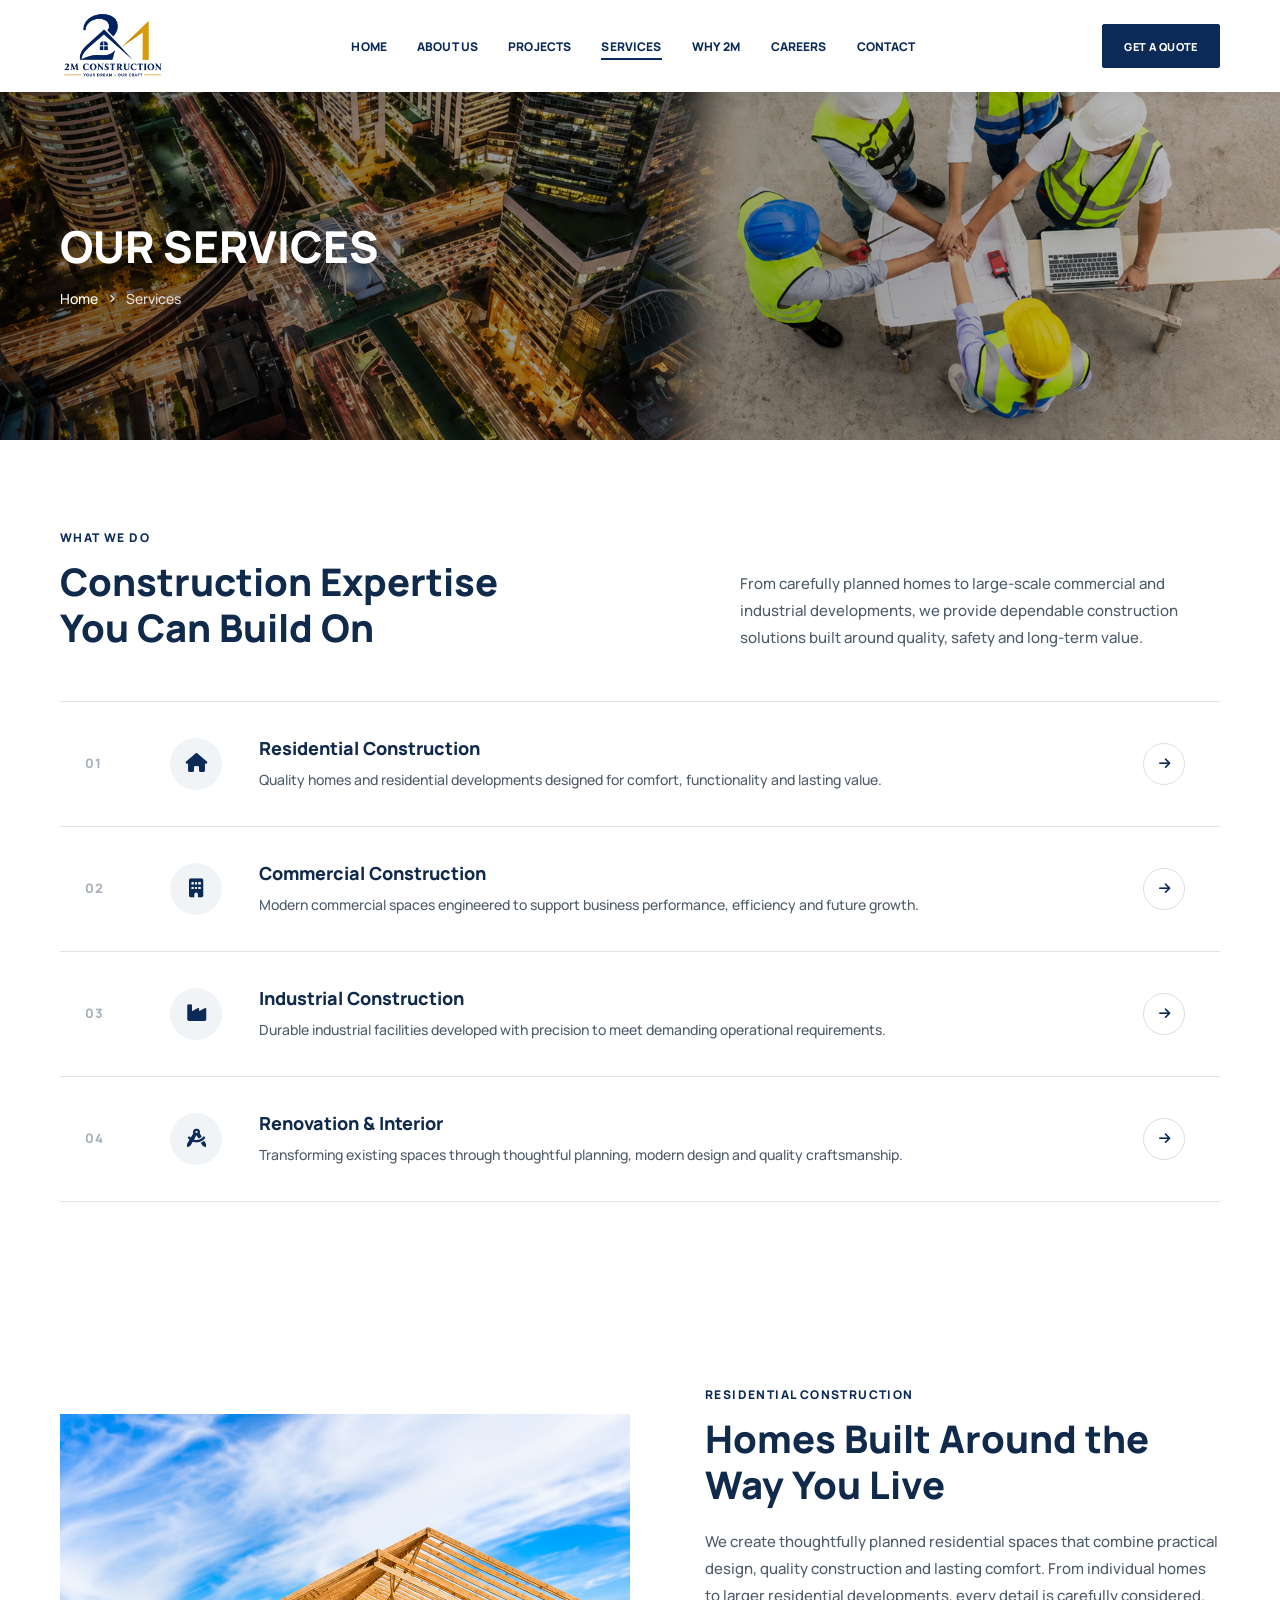
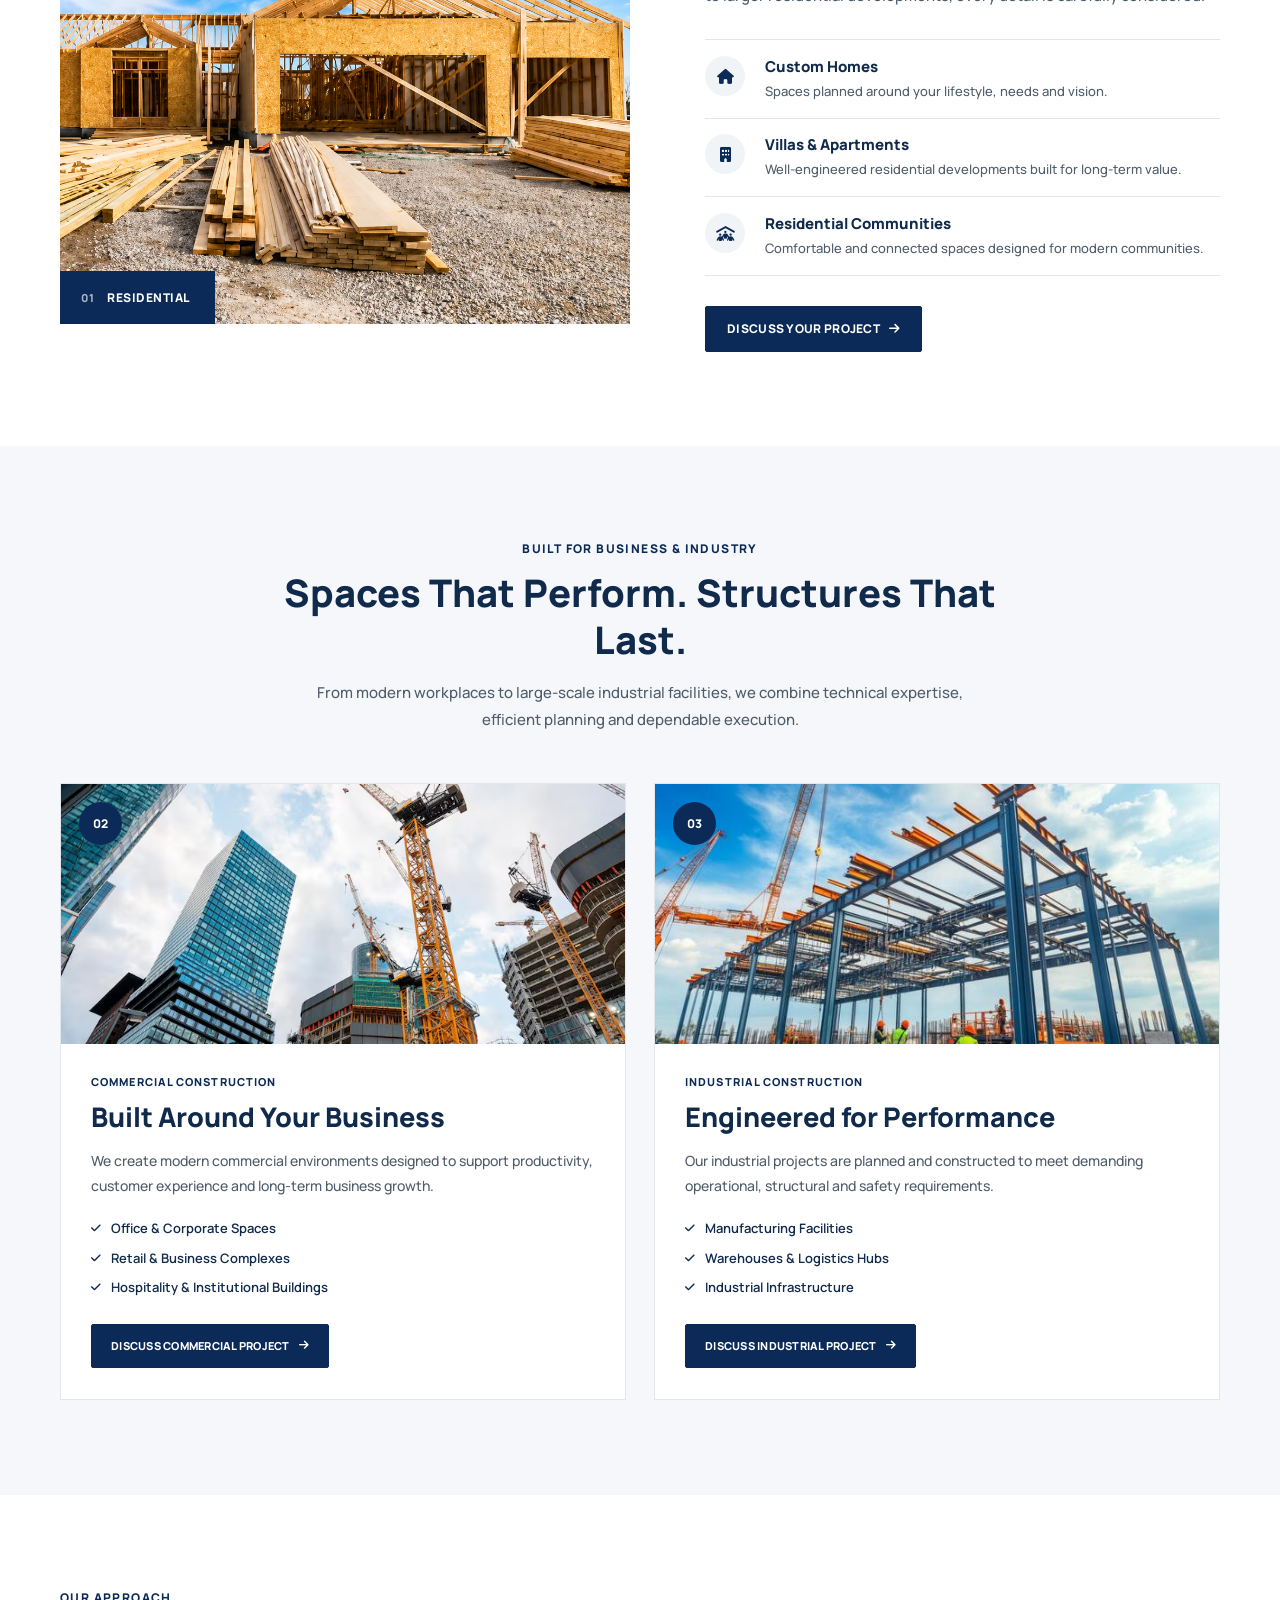
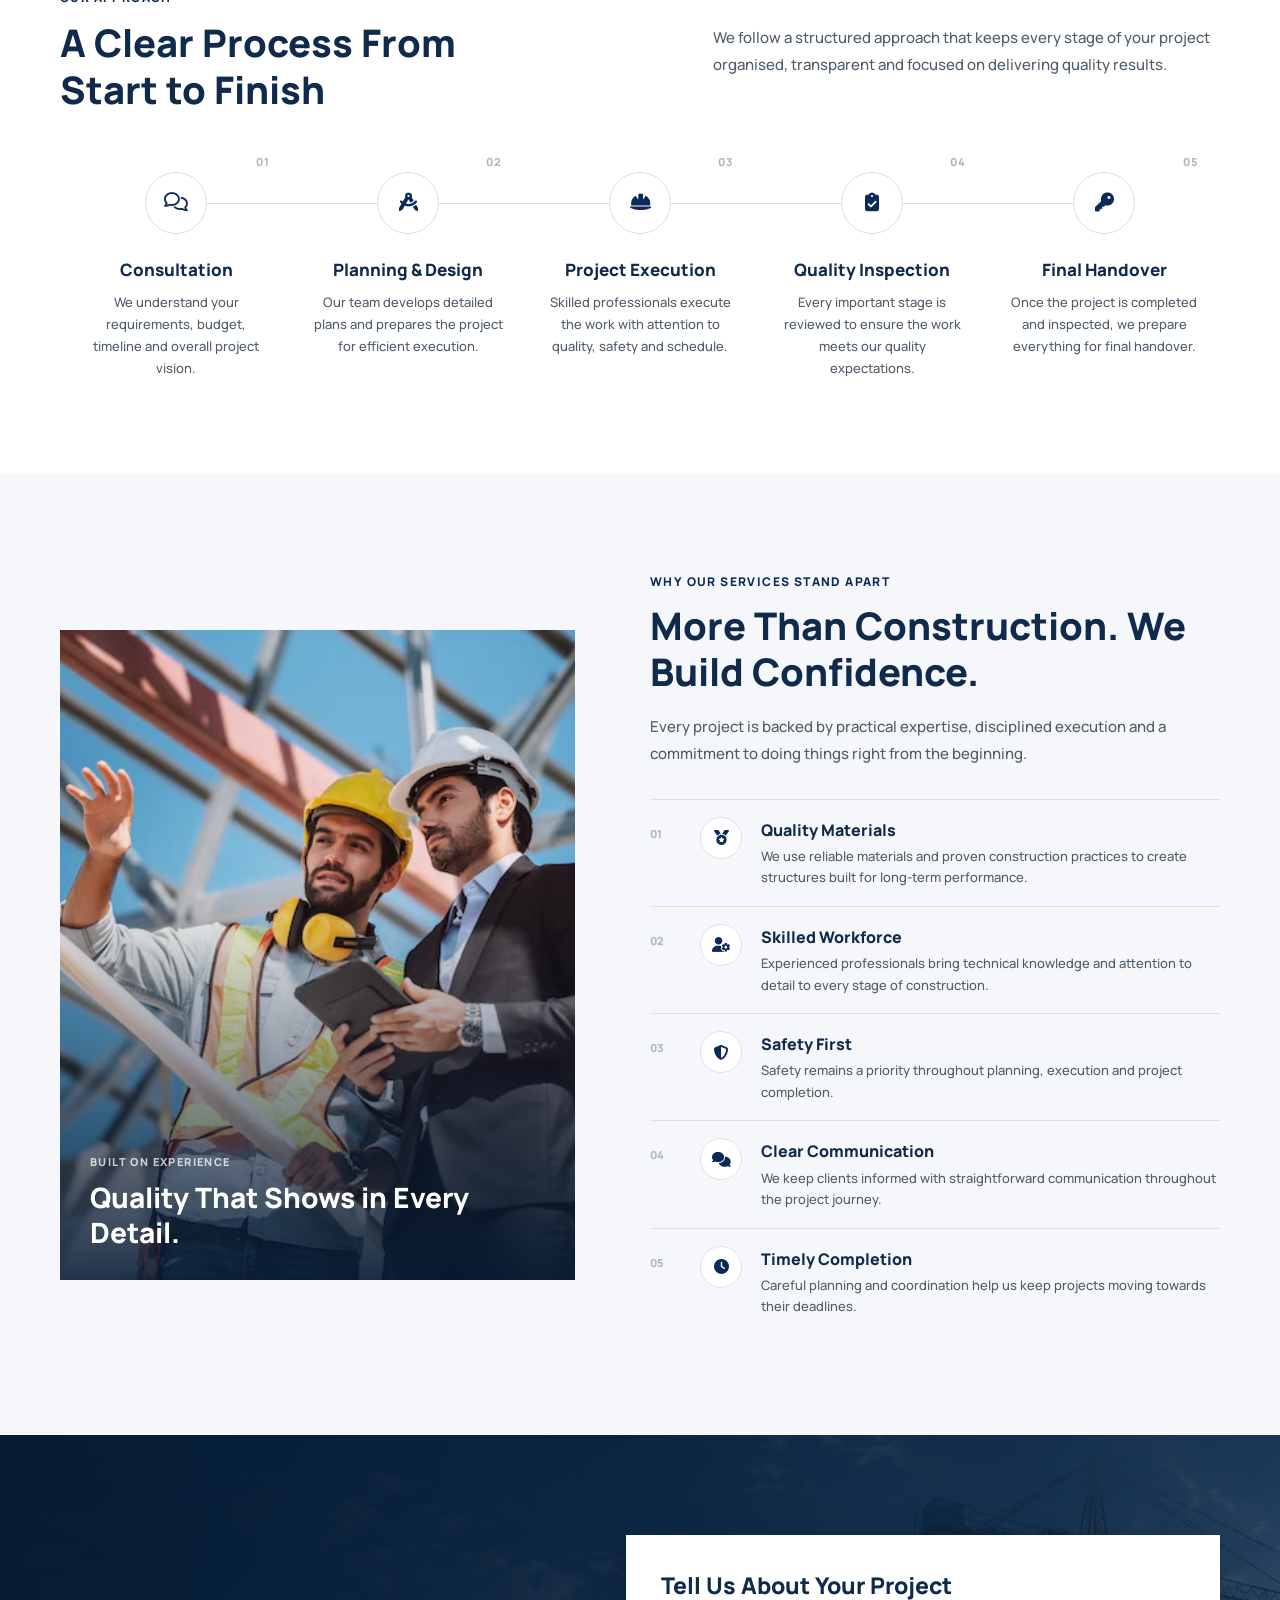
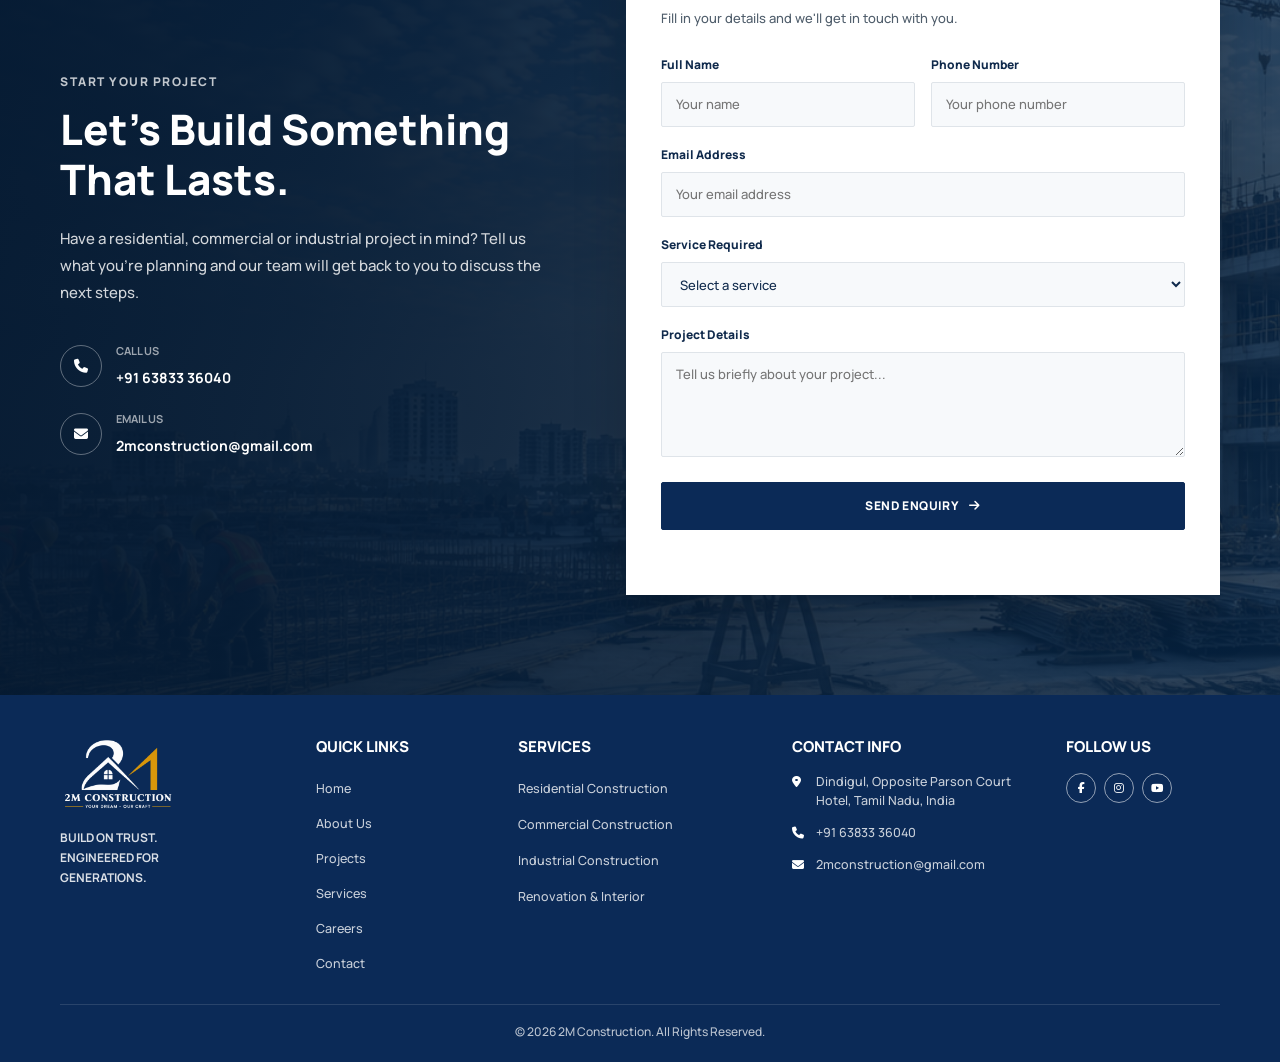
<file: services.html>
<!DOCTYPE html>
<html lang="en">

<head>
    <meta charset="UTF-8">

    <meta name="viewport" content="width=device-width, initial-scale=1.0">

    <meta name="description" content="2M Construction - Building strong foundations for a better future.">

    <meta name="keywords"
        content="construction, residential construction, commercial construction, industrial construction">

    <meta name="author" content="2M Construction">

    <title>2M Construction</title>

    <!-- Google Font -->
    <link rel="preconnect" href="https://fonts.googleapis.com">
    <link rel="preconnect" href="https://fonts.gstatic.com" crossorigin>

    <link href="https://fonts.googleapis.com/css2?family=Manrope:wght@400;500;600;700;800&display=swap"
        rel="stylesheet">

    <link rel="icon" type="image/png" href="images/logo.png">

    <!-- Font Awesome -->
    <link rel="stylesheet" href="https://cdnjs.cloudflare.com/ajax/libs/font-awesome/6.7.2/css/all.min.css">

    <!-- Main CSS -->
    <link rel="stylesheet" href="css/style.css">

</head>

<body>

    <!-- =========================================================
     HOME HEADER
========================================================= -->

    <header class="site-header inner-page-header" id="siteHeader">

        <div class="container header-container">

            <!-- Logo -->
            <a href="index.html" class="site-logo" aria-label="2M Construction Home">
                <img src="images/logo.png" alt="2M Construction Logo">
            </a>

            <!-- Desktop Navigation -->
            <nav class="main-navigation" aria-label="Main Navigation">

                <ul class="nav-menu">

                    <li>
                        <a href="index.html">Home</a>
                    </li>

                    <li>
                        <a href="about.html">About Us</a>
                    </li>

                    <li>
                        <a href="projects.html">Projects</a>
                    </li>

                    <li>
                        <a href="services.html" class="active">Services</a>
                    </li>

                    <li>
                        <a href="why-us.html">Why 2M</a>
                    </li>

                    <li>
                        <a href="careers.html">Careers</a>
                    </li>

                    <li>
                        <a href="contact.html">Contact</a>
                    </li>

                </ul>

            </nav>


            <!-- Header Actions -->
            <div class="header-actions">
                <a href="get-quote.html" class="header-quote-btn">
                    Get a Quote
                </a>

                <!-- Mobile Toggle -->
                <button class="menu-toggle" id="menuToggle" type="button" aria-label="Open navigation"
                    aria-expanded="false">
                    <span></span>
                    <span></span>
                    <span></span>
                </button>
            </div>

        </div>

    </header>

    <!-- =========================================================
     INNER PAGE HERO
========================================================= -->

    <section class="inner-page-hero services-hero">

        <div class="inner-page-hero-overlay"></div>

        <div class="container">

            <div class="inner-page-hero-content">

                <h1>
                    Our Services
                </h1>

                <div class="breadcrumb">

                    <a href="index.html">
                        Home
                    </a>

                    <span>
                        <i class="fa-solid fa-angle-right"></i>
                    </span>

                    <span class="current-page">
                        Services
                    </span>

                </div>

            </div>

        </div>

    </section>



    <!-- =========================================================
     WHAT WE DO
========================================================= -->

    <section class="services-overview-section">

        <div class="container">

            <!-- Section Heading -->
            <div class="services-overview-heading">

                <div class="services-overview-title">

                    <span class="section-subtitle">
                        What We Do
                    </span>

                    <h2>
                        Construction Expertise<br>
                        You Can Build On
                    </h2>

                </div>

                <p>
                    From carefully planned homes to large-scale commercial
                    and industrial developments, we provide dependable
                    construction solutions built around quality, safety
                    and long-term value.
                </p>

            </div>


            <!-- Services List -->
            <div class="services-overview-list">


                <!-- Service 01 -->
                <a href="#residential" class="service-overview-item">

                    <span class="service-overview-number">
                        01
                    </span>

                    <div class="service-overview-icon">
                        <i class="fa-solid fa-house"></i>
                    </div>

                    <div class="service-overview-content">

                        <h3>
                            Residential Construction
                        </h3>

                        <p>
                            Quality homes and residential developments
                            designed for comfort, functionality and
                            lasting value.
                        </p>

                    </div>

                    <span class="service-overview-arrow">
                        <i class="fa-solid fa-arrow-right"></i>
                    </span>

                </a>


                <!-- Service 02 -->
                <a href="#commercial" class="service-overview-item">

                    <span class="service-overview-number">
                        02
                    </span>

                    <div class="service-overview-icon">
                        <i class="fa-solid fa-building"></i>
                    </div>

                    <div class="service-overview-content">

                        <h3>
                            Commercial Construction
                        </h3>

                        <p>
                            Modern commercial spaces engineered to
                            support business performance, efficiency
                            and future growth.
                        </p>

                    </div>

                    <span class="service-overview-arrow">
                        <i class="fa-solid fa-arrow-right"></i>
                    </span>

                </a>


                <!-- Service 03 -->
                <a href="#industrial" class="service-overview-item">

                    <span class="service-overview-number">
                        03
                    </span>

                    <div class="service-overview-icon">
                        <i class="fa-solid fa-industry"></i>
                    </div>

                    <div class="service-overview-content">

                        <h3>
                            Industrial Construction
                        </h3>

                        <p>
                            Durable industrial facilities developed
                            with precision to meet demanding operational
                            requirements.
                        </p>

                    </div>

                    <span class="service-overview-arrow">
                        <i class="fa-solid fa-arrow-right"></i>
                    </span>

                </a>


                <!-- Service 04 -->
                <a href="#renovation" class="service-overview-item">

                    <span class="service-overview-number">
                        04
                    </span>

                    <div class="service-overview-icon">
                        <i class="fa-solid fa-compass-drafting"></i>
                    </div>

                    <div class="service-overview-content">

                        <h3>
                            Renovation &amp; Interior
                        </h3>

                        <p>
                            Transforming existing spaces through thoughtful
                            planning, modern design and quality craftsmanship.
                        </p>

                    </div>

                    <span class="service-overview-arrow">
                        <i class="fa-solid fa-arrow-right"></i>
                    </span>

                </a>

            </div>

        </div>

    </section>


    <!-- =========================================================
     RESIDENTIAL CONSTRUCTION
========================================================= -->

    <section class="residential-service-section" id="residential">

        <div class="container">

            <div class="residential-service-grid">

                <!-- Image -->
                <div class="residential-service-image">

                    <img src="images/residential-construction.jpg" alt="Residential construction project">

                    <div class="residential-image-label">
                        <span>01</span>
                        Residential
                    </div>

                </div>


                <!-- Content -->
                <div class="residential-service-content">

                    <span class="section-subtitle">
                        Residential Construction
                    </span>

                    <h2>
                        Homes Built Around
                        the Way You Live
                    </h2>

                    <p class="residential-intro">
                        We create thoughtfully planned residential spaces
                        that combine practical design, quality construction
                        and lasting comfort. From individual homes to larger
                        residential developments, every detail is carefully
                        considered.
                    </p>


                    <!-- Features -->

                    <div class="residential-features">

                        <div class="residential-feature">

                            <div class="residential-feature-icon">
                                <i class="fa-solid fa-house"></i>
                            </div>

                            <div>
                                <h3>
                                    Custom Homes
                                </h3>

                                <p>
                                    Spaces planned around your lifestyle,
                                    needs and vision.
                                </p>
                            </div>

                        </div>


                        <div class="residential-feature">

                            <div class="residential-feature-icon">
                                <i class="fa-solid fa-building"></i>
                            </div>

                            <div>
                                <h3>
                                    Villas &amp; Apartments
                                </h3>

                                <p>
                                    Well-engineered residential developments
                                    built for long-term value.
                                </p>
                            </div>

                        </div>


                        <div class="residential-feature">

                            <div class="residential-feature-icon">
                                <i class="fa-solid fa-people-roof"></i>
                            </div>

                            <div>
                                <h3>
                                    Residential Communities
                                </h3>

                                <p>
                                    Comfortable and connected spaces designed
                                    for modern communities.
                                </p>
                            </div>

                        </div>

                    </div>


                    <a href="contact.html" class="residential-service-btn">

                        Discuss Your Project

                        <i class="fa-solid fa-arrow-right"></i>

                    </a>

                </div>

            </div>

        </div>

    </section>

    <!-- =========================================================
     COMMERCIAL & INDUSTRIAL CONSTRUCTION
========================================================= -->

    <section class="commercial-industrial-section" id="commercial">

        <div class="container">

            <div class="commercial-industrial-heading">

                <span class="section-subtitle">
                    Built for Business & Industry
                </span>

                <h2>
                    Spaces That Perform.
                    Structures That Last.
                </h2>

                <p>
                    From modern workplaces to large-scale industrial
                    facilities, we combine technical expertise,
                    efficient planning and dependable execution.
                </p>

            </div>


            <div class="commercial-industrial-grid">


                <!-- =================================================
                 COMMERCIAL
            ================================================== -->

                <article class="service-showcase-card">

                    <div class="service-showcase-image">

                        <img src="images/commercial-construction.jpg" alt="Commercial construction project">

                        <span class="service-showcase-number">
                            02
                        </span>

                    </div>


                    <div class="service-showcase-content">

                        <span class="service-showcase-label">
                            Commercial Construction
                        </span>

                        <h3>
                            Built Around
                            Your Business
                        </h3>

                        <p>
                            We create modern commercial environments
                            designed to support productivity, customer
                            experience and long-term business growth.
                        </p>


                        <ul class="service-capabilities">

                            <li>
                                <i class="fa-solid fa-check"></i>
                                Office &amp; Corporate Spaces
                            </li>

                            <li>
                                <i class="fa-solid fa-check"></i>
                                Retail &amp; Business Complexes
                            </li>

                            <li>
                                <i class="fa-solid fa-check"></i>
                                Hospitality &amp; Institutional Buildings
                            </li>

                        </ul>


                        <a href="contact.html" class="service-showcase-btn">

                            Discuss Commercial Project

                            <i class="fa-solid fa-arrow-right"></i>

                        </a>

                    </div>

                </article>


                <!-- =================================================
                 INDUSTRIAL
            ================================================== -->

                <article class="service-showcase-card industrial-card" id="industrial">

                    <div class="service-showcase-image">

                        <img src="images/industrial-construction.jpg" alt="Industrial construction project">

                        <span class="service-showcase-number">
                            03
                        </span>

                    </div>


                    <div class="service-showcase-content">

                        <span class="service-showcase-label">
                            Industrial Construction
                        </span>

                        <h3>
                            Engineered for
                            Performance
                        </h3>

                        <p>
                            Our industrial projects are planned and
                            constructed to meet demanding operational,
                            structural and safety requirements.
                        </p>


                        <ul class="service-capabilities">

                            <li>
                                <i class="fa-solid fa-check"></i>
                                Manufacturing Facilities
                            </li>

                            <li>
                                <i class="fa-solid fa-check"></i>
                                Warehouses &amp; Logistics Hubs
                            </li>

                            <li>
                                <i class="fa-solid fa-check"></i>
                                Industrial Infrastructure
                            </li>

                        </ul>


                        <a href="contact.html" class="service-showcase-btn">

                            Discuss Industrial Project

                            <i class="fa-solid fa-arrow-right"></i>

                        </a>

                    </div>

                </article>

            </div>

        </div>

    </section>

    <!-- =========================================================
     OUR CONSTRUCTION APPROACH
========================================================= -->

    <section class="construction-approach-section" id="approach">

        <div class="container">

            <!-- Section Heading -->
            <div class="construction-approach-heading">

                <span class="section-subtitle">
                    Our Approach
                </span>

                <h2>
                    A Clear Process From<br>
                    Start to Finish
                </h2>

                <p>
                    We follow a structured approach that keeps every stage
                    of your project organised, transparent and focused on
                    delivering quality results.
                </p>

            </div>


            <!-- Process -->
            <div class="construction-process">


                <!-- Step 01 -->
                <div class="construction-process-item">

                    <div class="construction-process-top">

                        <span class="construction-process-number">
                            01
                        </span>

                        <div class="construction-process-icon">
                            <i class="fa-regular fa-comments"></i>
                        </div>

                    </div>

                    <div class="construction-process-content">

                        <h3>
                            Consultation
                        </h3>

                        <p>
                            We understand your requirements, budget,
                            timeline and overall project vision.
                        </p>

                    </div>

                </div>


                <!-- Step 02 -->
                <div class="construction-process-item">

                    <div class="construction-process-top">

                        <span class="construction-process-number">
                            02
                        </span>

                        <div class="construction-process-icon">
                            <i class="fa-solid fa-compass-drafting"></i>
                        </div>

                    </div>

                    <div class="construction-process-content">

                        <h3>
                            Planning &amp; Design
                        </h3>

                        <p>
                            Our team develops detailed plans and prepares
                            the project for efficient execution.
                        </p>

                    </div>

                </div>


                <!-- Step 03 -->
                <div class="construction-process-item">

                    <div class="construction-process-top">

                        <span class="construction-process-number">
                            03
                        </span>

                        <div class="construction-process-icon">
                            <i class="fa-solid fa-helmet-safety"></i>
                        </div>

                    </div>

                    <div class="construction-process-content">

                        <h3>
                            Project Execution
                        </h3>

                        <p>
                            Skilled professionals execute the work with
                            attention to quality, safety and schedule.
                        </p>

                    </div>

                </div>


                <!-- Step 04 -->
                <div class="construction-process-item">

                    <div class="construction-process-top">

                        <span class="construction-process-number">
                            04
                        </span>

                        <div class="construction-process-icon">
                            <i class="fa-solid fa-clipboard-check"></i>
                        </div>

                    </div>

                    <div class="construction-process-content">

                        <h3>
                            Quality Inspection
                        </h3>

                        <p>
                            Every important stage is reviewed to ensure
                            the work meets our quality expectations.
                        </p>

                    </div>

                </div>


                <!-- Step 05 -->
                <div class="construction-process-item">

                    <div class="construction-process-top">

                        <span class="construction-process-number">
                            05
                        </span>

                        <div class="construction-process-icon">
                            <i class="fa-solid fa-key"></i>
                        </div>

                    </div>

                    <div class="construction-process-content">

                        <h3>
                            Final Handover
                        </h3>

                        <p>
                            Once the project is completed and inspected,
                            we prepare everything for final handover.
                        </p>

                    </div>

                </div>

            </div>

        </div>

    </section>

    <!-- =========================================================
     WHAT SETS OUR SERVICES APART
========================================================= -->

    <section class="service-difference-section">

        <div class="container">

            <div class="service-difference-grid">

                <!-- Image Side -->
                <div class="service-difference-image">

                    <img src="images/service-difference.jpg" alt="Construction team working on a project">

                    <div class="service-difference-image-content">

                        <span>
                            BUILT ON EXPERIENCE
                        </span>

                        <h3>
                            Quality That Shows
                            in Every Detail.
                        </h3>

                    </div>

                </div>


                <!-- Content Side -->
                <div class="service-difference-content">

                    <span class="section-subtitle">
                        Why Our Services Stand Apart
                    </span>

                    <h2>
                        More Than Construction.
                        We Build Confidence.
                    </h2>

                    <p class="service-difference-intro">
                        Every project is backed by practical expertise,
                        disciplined execution and a commitment to doing
                        things right from the beginning.
                    </p>


                    <!-- Strength 01 -->

                    <div class="service-strength">

                        <span class="service-strength-number">
                            01
                        </span>

                        <div class="service-strength-icon">
                            <i class="fa-solid fa-medal"></i>
                        </div>

                        <div class="service-strength-text">

                            <h3>
                                Quality Materials
                            </h3>

                            <p>
                                We use reliable materials and proven
                                construction practices to create structures
                                built for long-term performance.
                            </p>

                        </div>

                    </div>


                    <!-- Strength 02 -->

                    <div class="service-strength">

                        <span class="service-strength-number">
                            02
                        </span>

                        <div class="service-strength-icon">
                            <i class="fa-solid fa-user-gear"></i>
                        </div>

                        <div class="service-strength-text">

                            <h3>
                                Skilled Workforce
                            </h3>

                            <p>
                                Experienced professionals bring technical
                                knowledge and attention to detail to every
                                stage of construction.
                            </p>

                        </div>

                    </div>


                    <!-- Strength 03 -->

                    <div class="service-strength">

                        <span class="service-strength-number">
                            03
                        </span>

                        <div class="service-strength-icon">
                            <i class="fa-solid fa-shield-halved"></i>
                        </div>

                        <div class="service-strength-text">

                            <h3>
                                Safety First
                            </h3>

                            <p>
                                Safety remains a priority throughout planning,
                                execution and project completion.
                            </p>

                        </div>

                    </div>


                    <!-- Strength 04 -->

                    <div class="service-strength">

                        <span class="service-strength-number">
                            04
                        </span>

                        <div class="service-strength-icon">
                            <i class="fa-solid fa-comments"></i>
                        </div>

                        <div class="service-strength-text">

                            <h3>
                                Clear Communication
                            </h3>

                            <p>
                                We keep clients informed with straightforward
                                communication throughout the project journey.
                            </p>

                        </div>

                    </div>


                    <!-- Strength 05 -->

                    <div class="service-strength">

                        <span class="service-strength-number">
                            05
                        </span>

                        <div class="service-strength-icon">
                            <i class="fa-solid fa-clock"></i>
                        </div>

                        <div class="service-strength-text">

                            <h3>
                                Timely Completion
                            </h3>

                            <p>
                                Careful planning and coordination help us
                                keep projects moving towards their deadlines.
                            </p>

                        </div>

                    </div>

                </div>

            </div>

        </div>

    </section>

    <!-- =========================================================
     SERVICE ENQUIRY CTA
========================================================= -->

    <section class="service-enquiry-section" id="service-enquiry">

        <div class="service-enquiry-overlay"></div>

        <div class="container">

            <div class="service-enquiry-grid">

                <!-- Left Content -->
                <div class="service-enquiry-content">

                    <span class="section-subtitle">
                        Start Your Project
                    </span>

                    <h2>
                        Let's Build Something
                        That Lasts.
                    </h2>

                    <p>
                        Have a residential, commercial or industrial
                        project in mind? Tell us what you're planning
                        and our team will get back to you to discuss
                        the next steps.
                    </p>


                    <div class="service-enquiry-contact">

                        <div class="enquiry-contact-item">

                            <div class="enquiry-contact-icon">
                                <i class="fa-solid fa-phone"></i>
                            </div>

                            <div>
                                <span>
                                    Call Us
                                </span>

                                <a href="tel:+916383336040">
                                    +91 63833 36040
                                </a>
                            </div>

                        </div>


                        <div class="enquiry-contact-item">

                            <div class="enquiry-contact-icon">
                                <i class="fa-solid fa-envelope"></i>
                            </div>

                            <div>
                                <span>
                                    Email Us
                                </span>

                                <a href="mailto:2mconstruction@gmail.com">
                                    2mconstruction@gmail.com
                                </a>
                            </div>

                        </div>

                    </div>

                </div>


                <!-- Right Form -->
                <div class="service-enquiry-form-wrapper">

                    <form class="service-enquiry-form" id="serviceEnquiryForm"
                        action="https://formsubmit.co/2mconstruction@gmail.com" method="POST">

                        <input type="hidden" name="_subject" value="New Project Enquiry - 2M Construction">

                        <input type="hidden" name="_template" value="table">

                        <input type="hidden" name="_captcha" value="false">

                        <input type="hidden" name="_next" value="services.html?enquiry=success">

                        <div class="enquiry-form-heading">

                            <h3>
                                Tell Us About Your Project
                            </h3>

                            <p>
                                Fill in your details and we'll
                                get in touch with you.
                            </p>

                        </div>


                        <div class="enquiry-form-row">

                            <div class="enquiry-form-group">

                                <label for="enquiryName">
                                    Full Name
                                </label>

                                <input type="text" id="enquiryName" name="name" placeholder="Your name" required>

                            </div>


                            <div class="enquiry-form-group">

                                <label for="enquiryPhone">
                                    Phone Number
                                </label>

                                <input type="tel" id="enquiryPhone" name="phone" placeholder="Your phone number"
                                    required>

                            </div>

                        </div>


                        <div class="enquiry-form-group">

                            <label for="enquiryEmail">
                                Email Address
                            </label>

                            <input type="email" id="enquiryEmail" name="email" placeholder="Your email address"
                                required>

                        </div>


                        <div class="enquiry-form-group">

                            <label for="enquiryService">
                                Service Required
                            </label>

                            <select id="enquiryService" name="service" required>

                                <option value="" selected disabled>
                                    Select a service
                                </option>

                                <option value="residential">
                                    Residential Construction
                                </option>

                                <option value="commercial">
                                    Commercial Construction
                                </option>

                                <option value="industrial">
                                    Industrial Construction
                                </option>

                                <option value="renovation">
                                    Renovation &amp; Interior
                                </option>

                            </select>

                        </div>


                        <div class="enquiry-form-group">

                            <label for="enquiryMessage">
                                Project Details
                            </label>

                            <textarea id="enquiryMessage" name="message" rows="4"
                                placeholder="Tell us briefly about your project..." required></textarea>

                        </div>


                        <button type="submit" class="service-enquiry-submit">

                            Send Enquiry

                            <i class="fa-solid fa-arrow-right"></i>

                        </button>


                        <p class="enquiry-form-note" id="enquiryFormMessage"></p>

                    </form>

                </div>

            </div>

        </div>

    </section>




    <!-- =========================================================
     FOOTER
========================================================= -->

    <footer class="site-footer">

        <div class="container">

            <div class="footer-main">

                <!-- =================================================
                 BRAND
            ================================================== -->

                <div class="footer-brand">

                    <a href="index.html" class="footer-logo">
                        <img src="images/logo-white.png" alt="2M Construction">
                    </a>

                    <p>
                        BUILD ON TRUST.<br>
                        ENGINEERED FOR<br>
                        GENERATIONS.
                    </p>

                </div>


                <!-- =================================================
                 QUICK LINKS
            ================================================== -->

                <div class="footer-column">

                    <h3>
                        Quick Links
                    </h3>

                    <ul>

                        <li>
                            <a href="index.html">
                                Home
                            </a>
                        </li>

                        <li>
                            <a href="about.html">
                                About Us
                            </a>
                        </li>

                        <li>
                            <a href="projects.html">
                                Projects
                            </a>
                        </li>

                        <li>
                            <a href="services.html">
                                Services
                            </a>
                        </li>

                        <li>
                            <a href="careers.html">
                                Careers
                            </a>
                        </li>

                        <li>
                            <a href="contact.html">
                                Contact
                            </a>
                        </li>

                    </ul>

                </div>


                <!-- =================================================
                 SERVICES
            ================================================== -->

                <div class="footer-column footer-services">

                    <h3>
                        Services
                    </h3>

                    <ul>

                        <li>
                            <a href="services.html">
                                Residential Construction
                            </a>
                        </li>

                        <li>
                            <a href="services.html">
                                Commercial Construction
                            </a>
                        </li>

                        <li>
                            <a href="services.html">
                                Industrial Construction
                            </a>
                        </li>

                        <li>
                            <a href="services.html">
                                Renovation &amp; Interior
                            </a>
                        </li>

                    </ul>

                </div>


                <!-- =================================================
                 CONTACT INFO
            ================================================== -->

                <div class="footer-column footer-contact">

                    <h3>
                        Contact Info
                    </h3>

                    <ul>

                        <li>
                            <i class="fa-solid fa-location-dot"></i>

                            <span>
                                Dindigul,
                                Opposite Parson Court Hotel,
                                Tamil Nadu, India

                            </span>
                        </li>

                        <li>
                            <i class="fa-solid fa-phone"></i>

                            <a href="tel:+919876543210">
                                +91 63833 36040
                            </a>
                        </li>

                        <li>
                            <i class="fa-solid fa-envelope"></i>

                            <a href="mailto:2mconstruction@gmail.com">
                                2mconstruction@gmail.com
                            </a>
                        </li>

                    </ul>

                </div>


                <!-- =================================================
                 FOLLOW US
            ================================================== -->

                <div class="footer-column footer-follow">

                    <h3>
                        Follow Us
                    </h3>

                    <div class="footer-social-links">

                        <a href="#" aria-label="Facebook">
                            <i class="fa-brands fa-facebook-f"></i>
                        </a>

                        <a href="#" aria-label="Instagram">
                            <i class="fa-brands fa-instagram"></i>
                        </a>

                        <a href="#" aria-label="YouTube">
                            <i class="fa-brands fa-youtube"></i>
                        </a>

                    </div>

                </div>

            </div>


            <!-- =================================================
             COPYRIGHT
        ================================================== -->

            <div class="footer-bottom">

                <p>
                    © 2026 2M Construction. All Rights Reserved.
                </p>

            </div>

        </div>

    </footer>

    <script src="js/main.js"></script>

    <script>
        (function () {
            const form = document.getElementById("serviceEnquiryForm");
            const message = document.getElementById("enquiryFormMessage");

            if (!form || !message) {
                return;
            }

            const submitButton = form.querySelector(".service-enquiry-submit");
            const successMessage = "Thank you! Your enquiry has been submitted successfully. Our team will get back to you shortly.";
            const errorMessage = "Sorry, we couldn't send your enquiry right now. Please try again in a moment.";
            const successUrl = new URL(
                form.querySelector('input[name="_next"]').value,
                window.location.href
            ).href;

            form.addEventListener("submit", async function (event) {
                event.preventDefault();

                if (!form.checkValidity()) {
                    form.reportValidity();
                    return;
                }

                if (submitButton) {
                    submitButton.disabled = true;
                    submitButton.setAttribute("aria-busy", "true");
                }

                message.textContent = "";

                try {
                    await fetch(form.action, {
                        method: "POST",
                        body: new FormData(form),
                        mode: "no-cors"
                    });

                    window.alert(successMessage);
                    window.location.href = successUrl;
                } catch (error) {
                    message.textContent = errorMessage;
                    message.setAttribute("role", "alert");
                    message.setAttribute("aria-live", "assertive");

                    if (submitButton) {
                        submitButton.disabled = false;
                        submitButton.removeAttribute("aria-busy");
                    }
                }
            });
        })();
    </script>

</body>

</html>
</file>
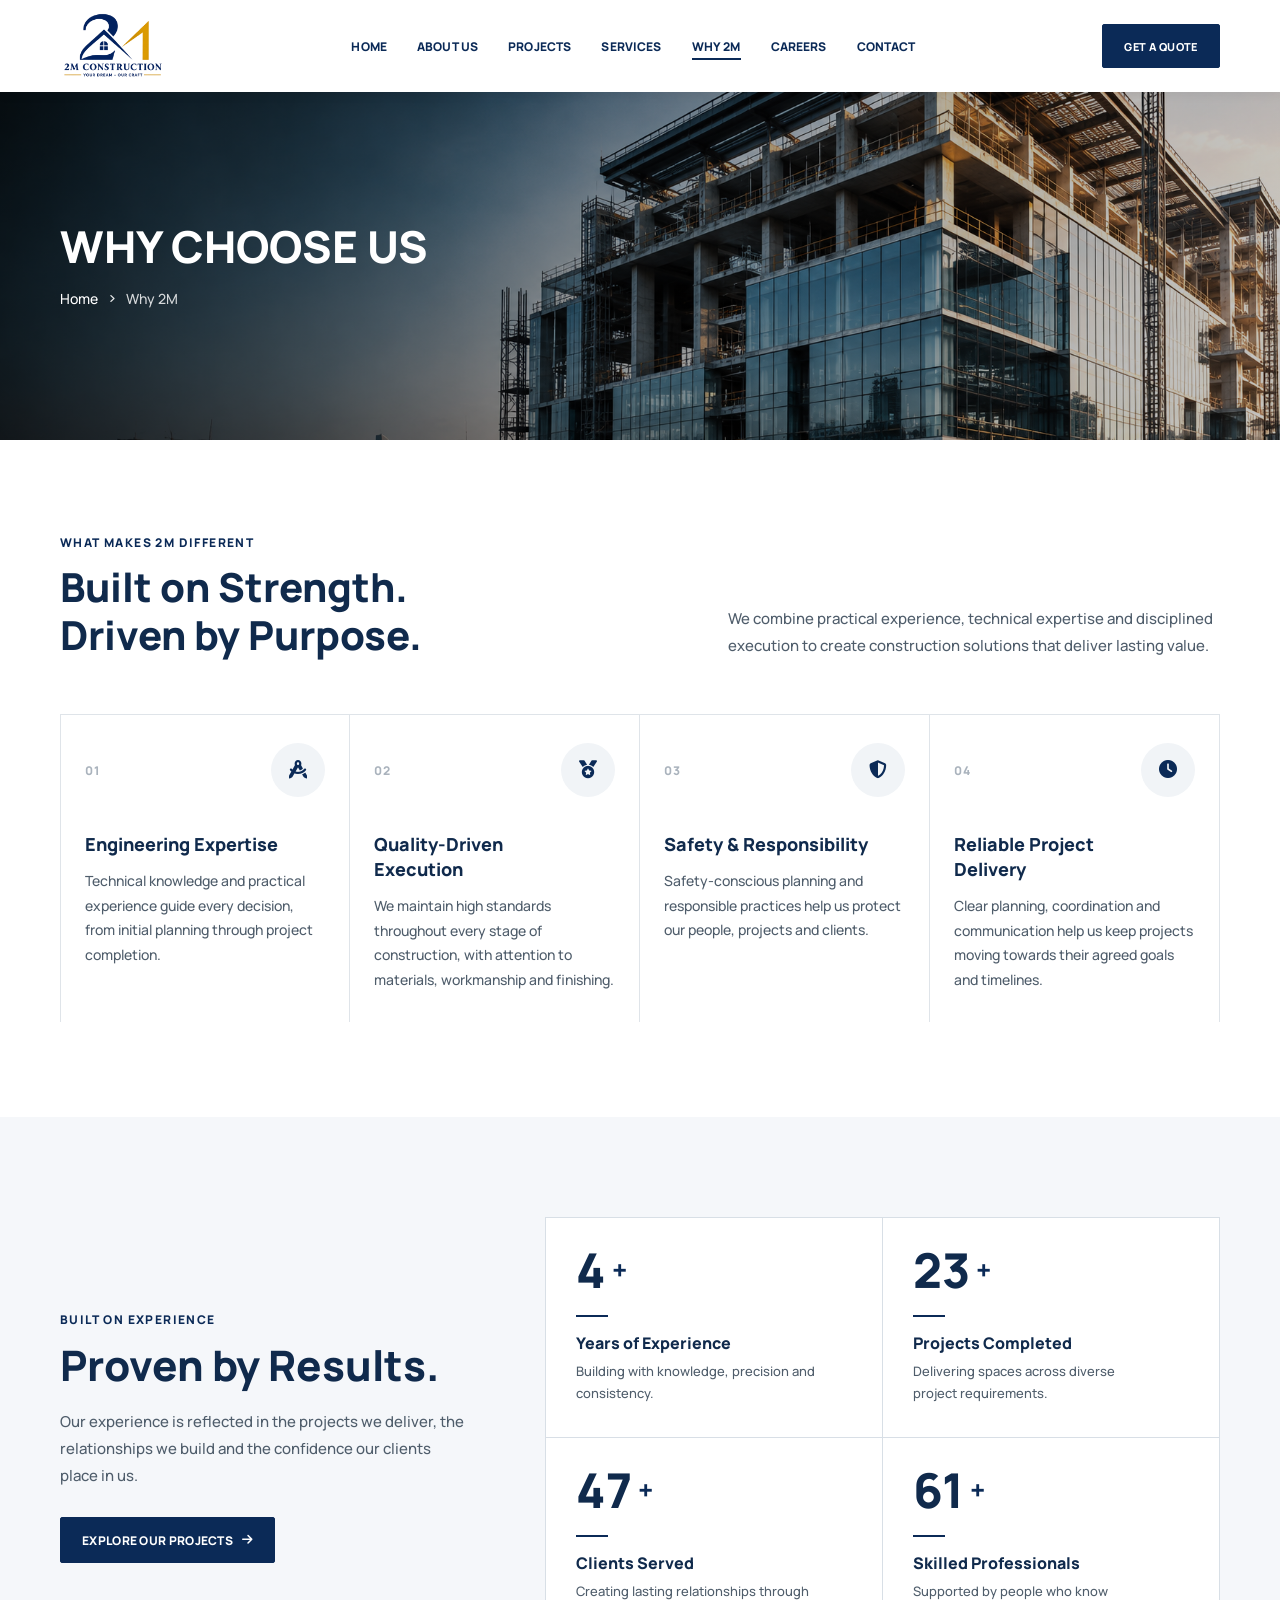
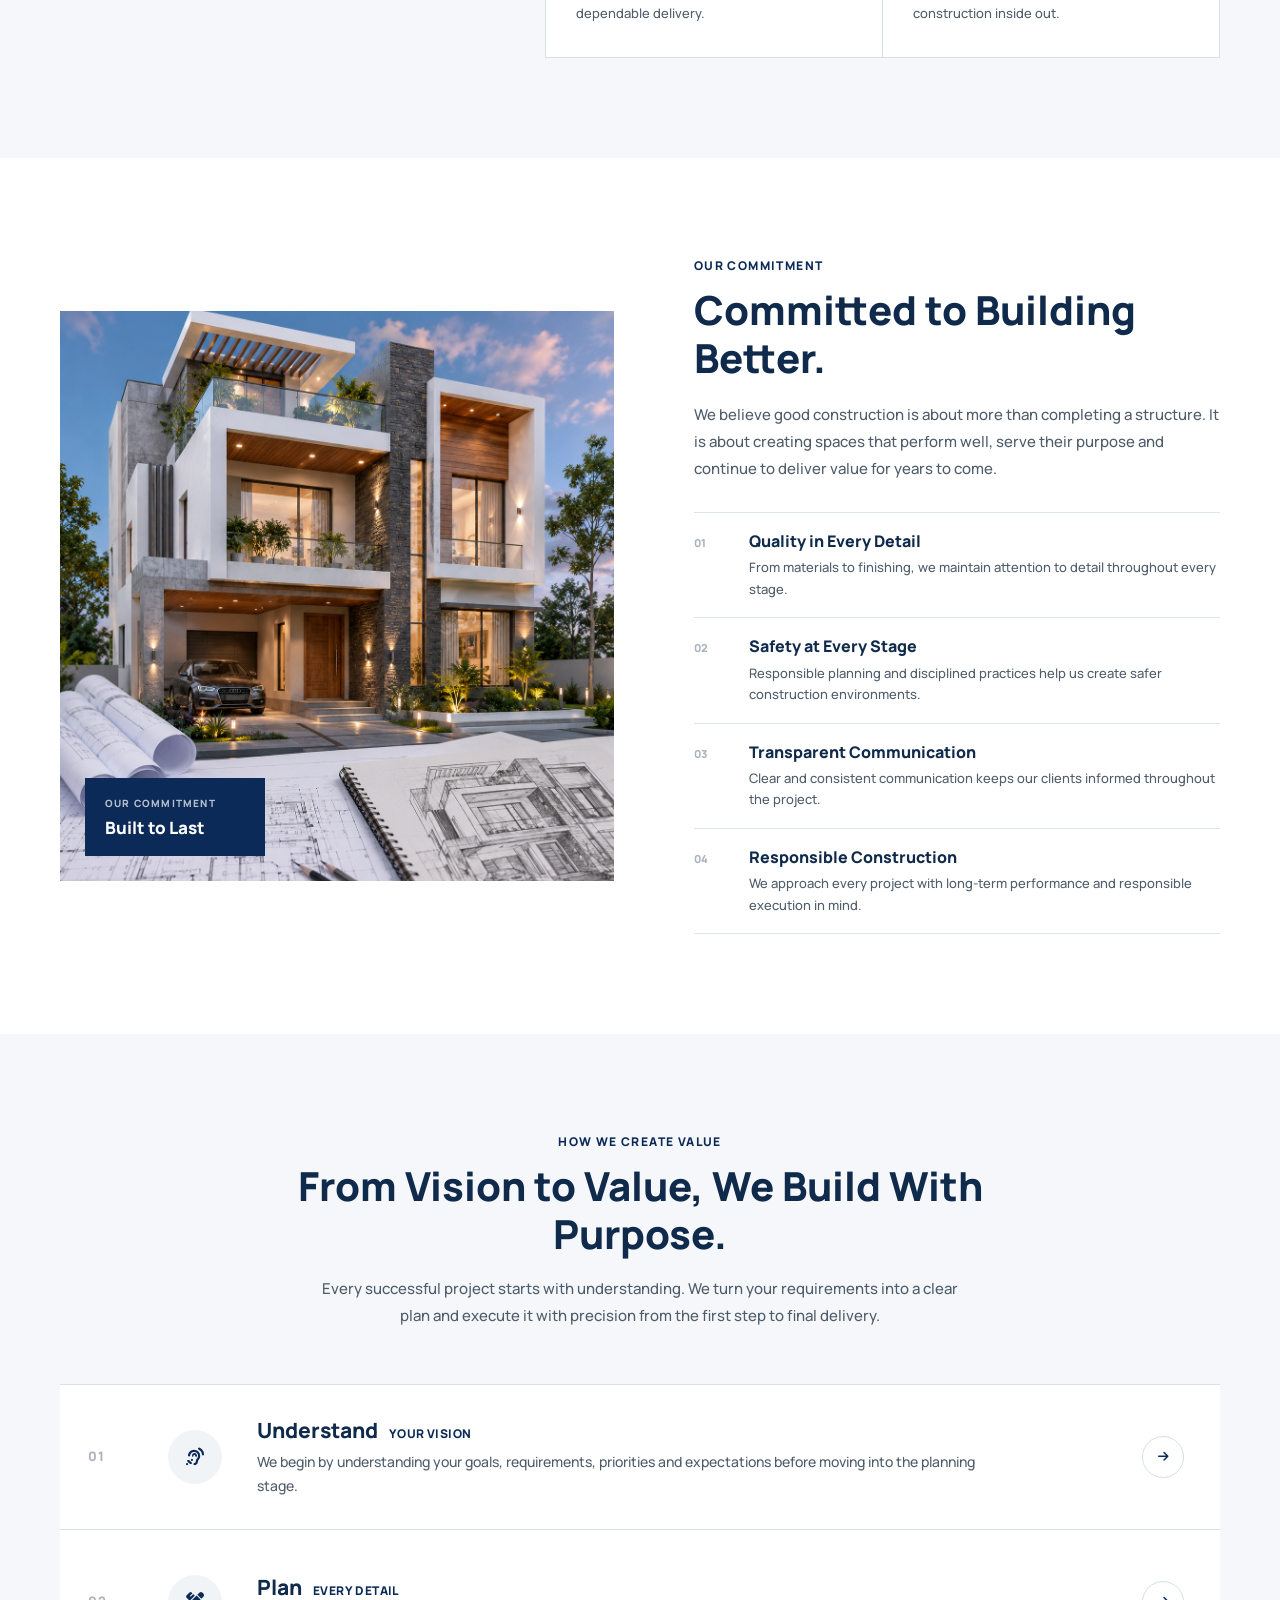
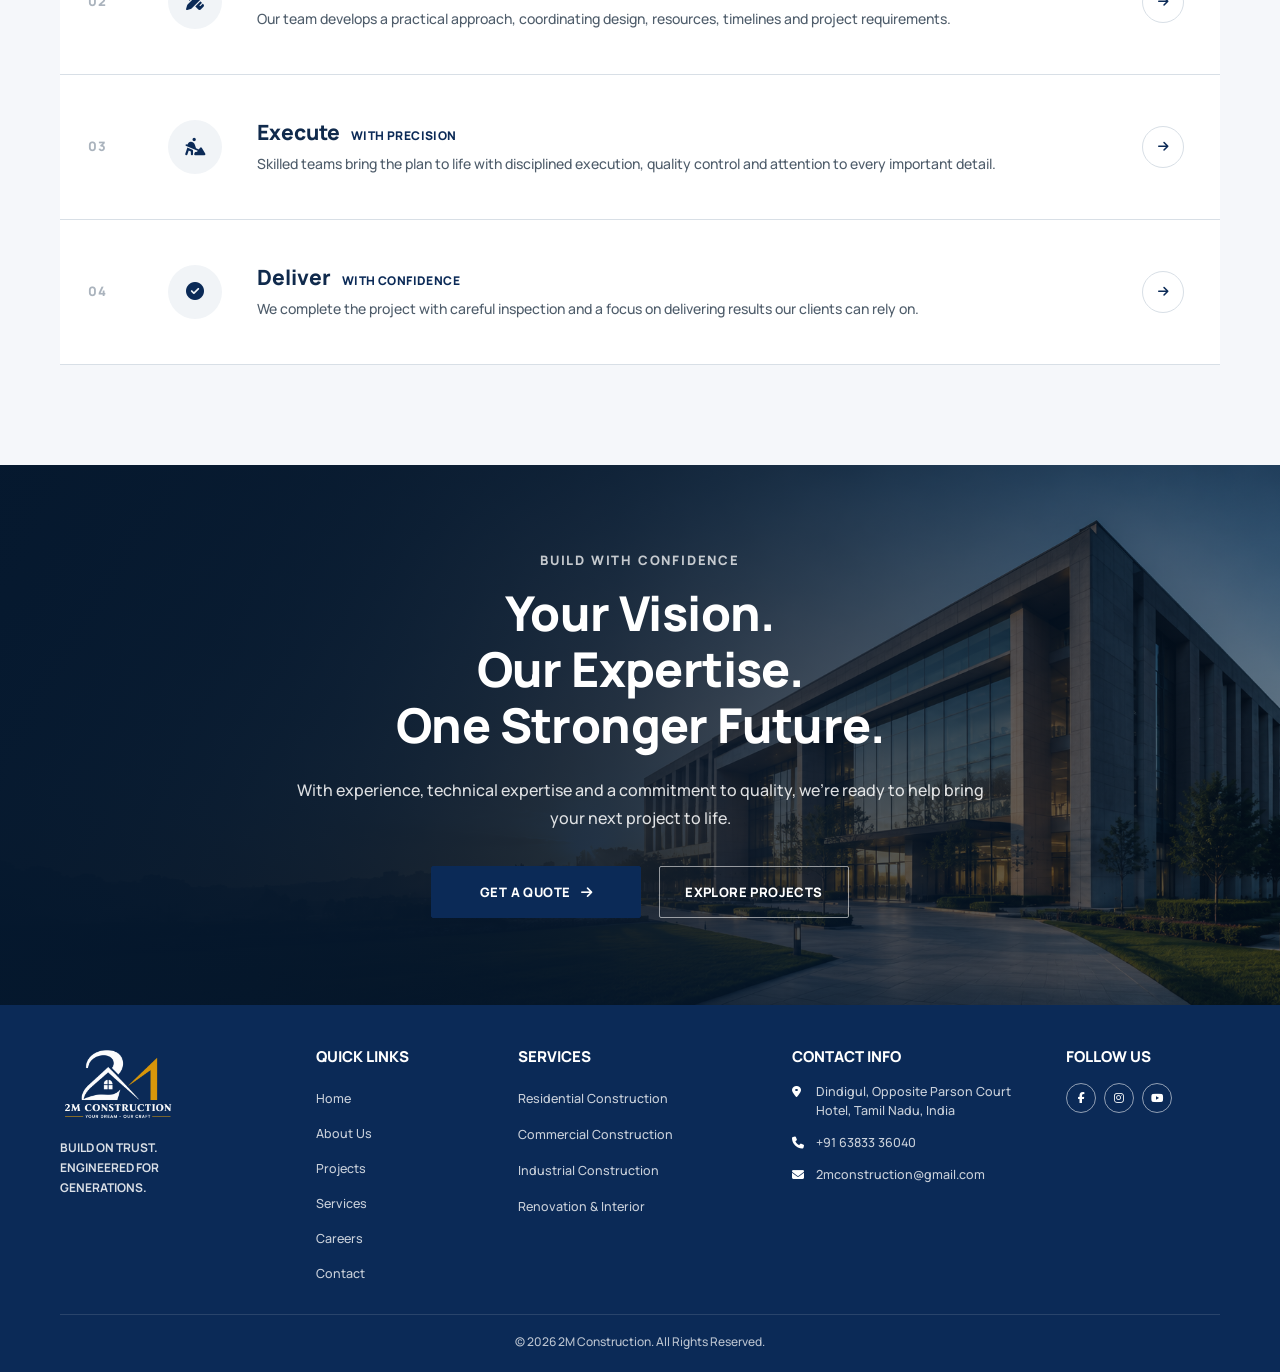
<file: why-us.html>
<!DOCTYPE html>
<html lang="en">

<head>
    <meta charset="UTF-8">

    <meta name="viewport" content="width=device-width, initial-scale=1.0">

    <meta name="description" content="2M Construction - Building strong foundations for a better future.">

    <meta name="keywords"
        content="construction, residential construction, commercial construction, industrial construction">

    <meta name="author" content="2M Construction">

    <title>2M Construction</title>

    <!-- Google Font -->
    <link rel="preconnect" href="https://fonts.googleapis.com">
    <link rel="preconnect" href="https://fonts.gstatic.com" crossorigin>

    <link href="https://fonts.googleapis.com/css2?family=Manrope:wght@400;500;600;700;800&display=swap"
        rel="stylesheet">

    <link rel="icon" type="image/png" href="images/logo.png">

    <!-- Font Awesome -->
    <link rel="stylesheet" href="https://cdnjs.cloudflare.com/ajax/libs/font-awesome/6.7.2/css/all.min.css">

    <!-- Main CSS -->
    <link rel="stylesheet" href="css/style.css">

</head>

<body>

    <!-- =========================================================
     HOME HEADER
========================================================= -->

    <header class="site-header inner-page-header" id="siteHeader">

        <div class="container header-container">

            <!-- Logo -->
            <a href="index.html" class="site-logo" aria-label="2M Construction Home">
                <img src="images/logo.png" alt="2M Construction Logo">
            </a>

            <!-- Desktop Navigation -->
            <nav class="main-navigation" aria-label="Main Navigation">

                <ul class="nav-menu">

                    <li>
                        <a href="index.html">Home</a>
                    </li>

                    <li>
                        <a href="about.html">About Us</a>
                    </li>

                    <li>
                        <a href="projects.html">Projects</a>
                    </li>

                    <li>
                        <a href="services.html">Services</a>
                    </li>

                    <li>
                        <a href="why-us.html" class="active">Why 2M</a>
                    </li>

                    <li>
                        <a href="careers.html">Careers</a>
                    </li>

                    <li>
                        <a href="contact.html">Contact</a>
                    </li>

                </ul>

            </nav>


            <!-- Header Actions -->
            <div class="header-actions">
                <a href="get-quote.html" class="header-quote-btn">
                    Get a Quote
                </a>

                <!-- Mobile Toggle -->
                <button class="menu-toggle" id="menuToggle" type="button" aria-label="Open navigation"
                    aria-expanded="false">
                    <span></span>
                    <span></span>
                    <span></span>
                </button>
            </div>

        </div>

    </header>

    <!-- =========================================================
     INNER PAGE HERO
========================================================= -->

    <section class="inner-page-hero why-hero">

        <div class="inner-page-hero-overlay"></div>

        <div class="container">

            <div class="inner-page-hero-content">

                <h1>
                    Why Choose Us
                </h1>

                <div class="breadcrumb">

                    <a href="index.html">
                        Home
                    </a>

                    <span>
                        <i class="fa-solid fa-angle-right"></i>
                    </span>

                    <span class="current-page">
                        Why 2M
                    </span>

                </div>

            </div>

        </div>

    </section>


    <!-- =========================================================
     WHAT MAKES 2M DIFFERENT
========================================================= -->

    <section class="why2m-strengths-section">

        <div class="container">

            <!-- Section Heading -->
            <div class="why2m-strengths-heading">

                <div class="why2m-strengths-title">

                    <span class="section-subtitle">
                        What Makes 2M Different
                    </span>

                    <h2>
                        Built on Strength.<br>
                        Driven by Purpose.
                    </h2>

                </div>

                <p>
                    We combine practical experience, technical expertise
                    and disciplined execution to create construction
                    solutions that deliver lasting value.
                </p>

            </div>


            <!-- Strengths -->
            <div class="why2m-strengths-grid">


                <!-- Strength 01 -->
                <div class="why2m-strength-card">

                    <div class="why2m-strength-top">

                        <span class="why2m-strength-number">
                            01
                        </span>

                        <div class="why2m-strength-icon">
                            <i class="fa-solid fa-compass-drafting"></i>
                        </div>

                    </div>

                    <div class="why2m-strength-content">

                        <h3>
                            Engineering Expertise
                        </h3>

                        <p>
                            Technical knowledge and practical experience
                            guide every decision, from initial planning
                            through project completion.
                        </p>

                    </div>

                    <span class="why2m-strength-line"></span>

                </div>


                <!-- Strength 02 -->
                <div class="why2m-strength-card">

                    <div class="why2m-strength-top">

                        <span class="why2m-strength-number">
                            02
                        </span>

                        <div class="why2m-strength-icon">
                            <i class="fa-solid fa-medal"></i>
                        </div>

                    </div>

                    <div class="why2m-strength-content">

                        <h3>
                            Quality-Driven Execution
                        </h3>

                        <p>
                            We maintain high standards throughout every
                            stage of construction, with attention to
                            materials, workmanship and finishing.
                        </p>

                    </div>

                    <span class="why2m-strength-line"></span>

                </div>


                <!-- Strength 03 -->
                <div class="why2m-strength-card">

                    <div class="why2m-strength-top">

                        <span class="why2m-strength-number">
                            03
                        </span>

                        <div class="why2m-strength-icon">
                            <i class="fa-solid fa-shield-halved"></i>
                        </div>

                    </div>

                    <div class="why2m-strength-content">

                        <h3>
                            Safety &amp; Responsibility
                        </h3>

                        <p>
                            Safety-conscious planning and responsible
                            practices help us protect our people,
                            projects and clients.
                        </p>

                    </div>

                    <span class="why2m-strength-line"></span>

                </div>


                <!-- Strength 04 -->
                <div class="why2m-strength-card">

                    <div class="why2m-strength-top">

                        <span class="why2m-strength-number">
                            04
                        </span>

                        <div class="why2m-strength-icon">
                            <i class="fa-solid fa-clock"></i>
                        </div>

                    </div>

                    <div class="why2m-strength-content">

                        <h3>
                            Reliable Project Delivery
                        </h3>

                        <p>
                            Clear planning, coordination and communication
                            help us keep projects moving towards their
                            agreed goals and timelines.
                        </p>

                    </div>

                    <span class="why2m-strength-line"></span>

                </div>

            </div>

        </div>

    </section>


    <!-- =========================================================
     WHY 2M - RESULTS & EXPERIENCE
========================================================= -->

    <section class="why2m-results-section">

        <div class="container">

            <div class="why2m-results-grid">

                <!-- Left Content -->
                <div class="why2m-results-content">

                    <span class="section-subtitle">
                        Built on Experience
                    </span>

                    <h2>
                        Proven by Results.
                    </h2>

                    <p>
                        Our experience is reflected in the projects we
                        deliver, the relationships we build and the
                        confidence our clients place in us.
                    </p>

                    <a href="projects.html" class="why2m-results-btn">

                        Explore Our Projects

                        <i class="fa-solid fa-arrow-right"></i>

                    </a>

                </div>


                <!-- Statistics -->
                <div class="why2m-statistics">


                    <!-- Stat 01 -->
                    <div class="why2m-stat-item">

                        <span class="why2m-stat-number" data-target="5">
                            0
                        </span>

                        <span class="why2m-stat-suffix">
                            +
                        </span>

                        <div class="why2m-stat-line"></div>

                        <h3>
                            Years of Experience
                        </h3>

                        <p>
                            Building with knowledge,
                            precision and consistency.
                        </p>

                    </div>


                    <!-- Stat 02 -->
                    <div class="why2m-stat-item">

                        <span class="why2m-stat-number" data-target="25">
                            0
                        </span>

                        <span class="why2m-stat-suffix">
                            +
                        </span>

                        <div class="why2m-stat-line"></div>

                        <h3>
                            Projects Completed
                        </h3>

                        <p>
                            Delivering spaces across
                            diverse project requirements.
                        </p>

                    </div>


                    <!-- Stat 03 -->
                    <div class="why2m-stat-item">

                        <span class="why2m-stat-number" data-target="50">
                            0
                        </span>

                        <span class="why2m-stat-suffix">
                            +
                        </span>

                        <div class="why2m-stat-line"></div>

                        <h3>
                            Clients Served
                        </h3>

                        <p>
                            Creating lasting relationships
                            through dependable delivery.
                        </p>

                    </div>


                    <!-- Stat 04 -->
                    <div class="why2m-stat-item">

                        <span class="why2m-stat-number" data-target="65">
                            0
                        </span>

                        <span class="why2m-stat-suffix">
                            +
                        </span>

                        <div class="why2m-stat-line"></div>

                        <h3>
                            Skilled Professionals
                        </h3>

                        <p>
                            Supported by people who know
                            construction inside out.
                        </p>

                    </div>

                </div>

            </div>

        </div>

    </section>



    <!-- =========================================================
     WHY 2M - OUR COMMITMENT
========================================================= -->

    <section class="why2m-commitment-section">

        <div class="container">

            <div class="why2m-commitment-grid">

                <!-- Image -->
                <div class="why2m-commitment-image">

                    <img src="images/why2m-commitment.jpg" alt="Modern construction project">

                    <div class="why2m-commitment-badge">

                        <span>
                            OUR COMMITMENT
                        </span>

                        <strong>
                            Built to Last
                        </strong>

                    </div>

                </div>


                <!-- Content -->
                <div class="why2m-commitment-content">

                    <span class="section-subtitle">
                        Our Commitment
                    </span>

                    <h2>
                        Committed to
                        Building Better.
                    </h2>

                    <p class="why2m-commitment-intro">
                        We believe good construction is about more than
                        completing a structure. It is about creating
                        spaces that perform well, serve their purpose
                        and continue to deliver value for years to come.
                    </p>


                    <!-- Commitment Points -->

                    <div class="why2m-commitment-points">


                        <!-- Point 01 -->
                        <div class="why2m-commitment-point">

                            <span class="commitment-point-number">
                                01
                            </span>

                            <div class="commitment-point-content">

                                <h3>
                                    Quality in Every Detail
                                </h3>

                                <p>
                                    From materials to finishing,
                                    we maintain attention to detail
                                    throughout every stage.
                                </p>

                            </div>

                        </div>


                        <!-- Point 02 -->
                        <div class="why2m-commitment-point">

                            <span class="commitment-point-number">
                                02
                            </span>

                            <div class="commitment-point-content">

                                <h3>
                                    Safety at Every Stage
                                </h3>

                                <p>
                                    Responsible planning and disciplined
                                    practices help us create safer
                                    construction environments.
                                </p>

                            </div>

                        </div>


                        <!-- Point 03 -->
                        <div class="why2m-commitment-point">

                            <span class="commitment-point-number">
                                03
                            </span>

                            <div class="commitment-point-content">

                                <h3>
                                    Transparent Communication
                                </h3>

                                <p>
                                    Clear and consistent communication
                                    keeps our clients informed throughout
                                    the project.
                                </p>

                            </div>

                        </div>


                        <!-- Point 04 -->
                        <div class="why2m-commitment-point">

                            <span class="commitment-point-number">
                                04
                            </span>

                            <div class="commitment-point-content">

                                <h3>
                                    Responsible Construction
                                </h3>

                                <p>
                                    We approach every project with
                                    long-term performance and responsible
                                    execution in mind.
                                </p>

                            </div>

                        </div>

                    </div>

                </div>

            </div>

        </div>

    </section>

    <!-- =========================================================
     WHY 2M - HOW WE CREATE VALUE
========================================================= -->

    <section class="why2m-value-section">

        <div class="container">

            <!-- Heading -->
            <div class="why2m-value-heading">

                <span class="section-subtitle">
                    How We Create Value
                </span>

                <h2>
                    From Vision to Value,
                    We Build With Purpose.
                </h2>

                <p>
                    Every successful project starts with understanding.
                    We turn your requirements into a clear plan and
                    execute it with precision from the first step to
                    final delivery.
                </p>

            </div>


            <!-- Value Steps -->
            <div class="why2m-value-list">


                <!-- Step 01 -->
                <div class="why2m-value-item">

                    <div class="why2m-value-number">
                        01
                    </div>

                    <div class="why2m-value-icon">
                        <i class="fa-solid fa-ear-listen"></i>
                    </div>

                    <div class="why2m-value-content">

                        <h3>
                            Understand
                        </h3>

                        <span>
                            Your Vision
                        </span>

                        <p>
                            We begin by understanding your goals,
                            requirements, priorities and expectations
                            before moving into the planning stage.
                        </p>

                    </div>

                    <div class="why2m-value-arrow">
                        <i class="fa-solid fa-arrow-right"></i>
                    </div>

                </div>


                <!-- Step 02 -->
                <div class="why2m-value-item">

                    <div class="why2m-value-number">
                        02
                    </div>

                    <div class="why2m-value-icon">
                        <i class="fa-solid fa-pen-ruler"></i>
                    </div>

                    <div class="why2m-value-content">

                        <h3>
                            Plan
                        </h3>

                        <span>
                            Every Detail
                        </span>

                        <p>
                            Our team develops a practical approach,
                            coordinating design, resources, timelines
                            and project requirements.
                        </p>

                    </div>

                    <div class="why2m-value-arrow">
                        <i class="fa-solid fa-arrow-right"></i>
                    </div>

                </div>


                <!-- Step 03 -->
                <div class="why2m-value-item">

                    <div class="why2m-value-number">
                        03
                    </div>

                    <div class="why2m-value-icon">
                        <i class="fa-solid fa-person-digging"></i>
                    </div>

                    <div class="why2m-value-content">

                        <h3>
                            Execute
                        </h3>

                        <span>
                            With Precision
                        </span>

                        <p>
                            Skilled teams bring the plan to life with
                            disciplined execution, quality control and
                            attention to every important detail.
                        </p>

                    </div>

                    <div class="why2m-value-arrow">
                        <i class="fa-solid fa-arrow-right"></i>
                    </div>

                </div>


                <!-- Step 04 -->
                <div class="why2m-value-item">

                    <div class="why2m-value-number">
                        04
                    </div>

                    <div class="why2m-value-icon">
                        <i class="fa-solid fa-circle-check"></i>
                    </div>

                    <div class="why2m-value-content">

                        <h3>
                            Deliver
                        </h3>

                        <span>
                            With Confidence
                        </span>

                        <p>
                            We complete the project with careful
                            inspection and a focus on delivering
                            results our clients can rely on.
                        </p>

                    </div>

                    <div class="why2m-value-arrow">
                        <i class="fa-solid fa-arrow-right"></i>
                    </div>

                </div>

            </div>

        </div>

    </section>

    <!-- =========================================================
     WHY 2M - FINAL CTA
========================================================= -->

    <section class="why2m-final-cta">

        <div class="why2m-final-cta-overlay"></div>

        <div class="container">

            <div class="why2m-final-cta-content">

                <span class="section-subtitle">
                    Build With Confidence
                </span>

                <h2>
                    Your Vision.
                    <br>
                    Our Expertise.
                    <br>
                    One Stronger Future.
                </h2>

                <p>
                    With experience, technical expertise and a commitment
                    to quality, we're ready to help bring your next project
                    to life.
                </p>

                <div class="why2m-final-cta-actions">

                    <a href="contact.html" class="why2m-final-primary-btn">

                        Get a Quote

                        <i class="fa-solid fa-arrow-right"></i>

                    </a>

                    <a href="projects.html" class="why2m-final-secondary-btn">

                        Explore Projects

                    </a>

                </div>

            </div>

        </div>

    </section>



    <!-- =========================================================
     FOOTER
========================================================= -->

    <footer class="site-footer">

        <div class="container">

            <div class="footer-main">

                <!-- =================================================
                 BRAND
            ================================================== -->

                <div class="footer-brand">

                    <a href="index.html" class="footer-logo">
                        <img src="images/logo-white.png" alt="2M Construction">
                    </a>

                    <p>
                        BUILD ON TRUST.<br>
                        ENGINEERED FOR<br>
                        GENERATIONS.
                    </p>

                </div>


                <!-- =================================================
                 QUICK LINKS
            ================================================== -->

                <div class="footer-column">

                    <h3>
                        Quick Links
                    </h3>

                    <ul>

                        <li>
                            <a href="index.html">
                                Home
                            </a>
                        </li>

                        <li>
                            <a href="about.html">
                                About Us
                            </a>
                        </li>

                        <li>
                            <a href="projects.html">
                                Projects
                            </a>
                        </li>

                        <li>
                            <a href="services.html">
                                Services
                            </a>
                        </li>

                        <li>
                            <a href="careers.html">
                                Careers
                            </a>
                        </li>

                        <li>
                            <a href="contact.html">
                                Contact
                            </a>
                        </li>

                    </ul>

                </div>


                <!-- =================================================
                 SERVICES
            ================================================== -->

                <div class="footer-column footer-services">

                    <h3>
                        Services
                    </h3>

                    <ul>

                        <li>
                            <a href="services.html">
                                Residential Construction
                            </a>
                        </li>

                        <li>
                            <a href="services.html">
                                Commercial Construction
                            </a>
                        </li>

                        <li>
                            <a href="services.html">
                                Industrial Construction
                            </a>
                        </li>

                        <li>
                            <a href="services.html">
                                Renovation &amp; Interior
                            </a>
                        </li>

                    </ul>

                </div>


                <!-- =================================================
                 CONTACT INFO
            ================================================== -->

                <div class="footer-column footer-contact">

                    <h3>
                        Contact Info
                    </h3>

                    <ul>

                        <li>
                            <i class="fa-solid fa-location-dot"></i>

                            <span>
                                Dindigul,
                                Opposite Parson Court Hotel,
                                Tamil Nadu, India

                            </span>
                        </li>

                        <li>
                            <i class="fa-solid fa-phone"></i>

                            <a href="tel:+919876543210">
                                +91 63833 36040
                            </a>
                        </li>

                        <li>
                            <i class="fa-solid fa-envelope"></i>

                            <a href="mailto:2mconstruction@gmail.com">
                                2mconstruction@gmail.com
                            </a>
                        </li>

                    </ul>

                </div>


                <!-- =================================================
                 FOLLOW US
            ================================================== -->

                <div class="footer-column footer-follow">

                    <h3>
                        Follow Us
                    </h3>

                    <div class="footer-social-links">

                        <a href="#" aria-label="Facebook">
                            <i class="fa-brands fa-facebook-f"></i>
                        </a>

                        <a href="#" aria-label="Instagram">
                            <i class="fa-brands fa-instagram"></i>
                        </a>

                        <a href="#" aria-label="YouTube">
                            <i class="fa-brands fa-youtube"></i>
                        </a>

                    </div>

                </div>

            </div>


            <!-- =================================================
             COPYRIGHT
        ================================================== -->

            <div class="footer-bottom">

                <p>
                    © 2026 2M Construction. All Rights Reserved.
                </p>

            </div>

        </div>

    </footer>

    <script src="js/main.js"></script>

</body>

</html>
</file>
